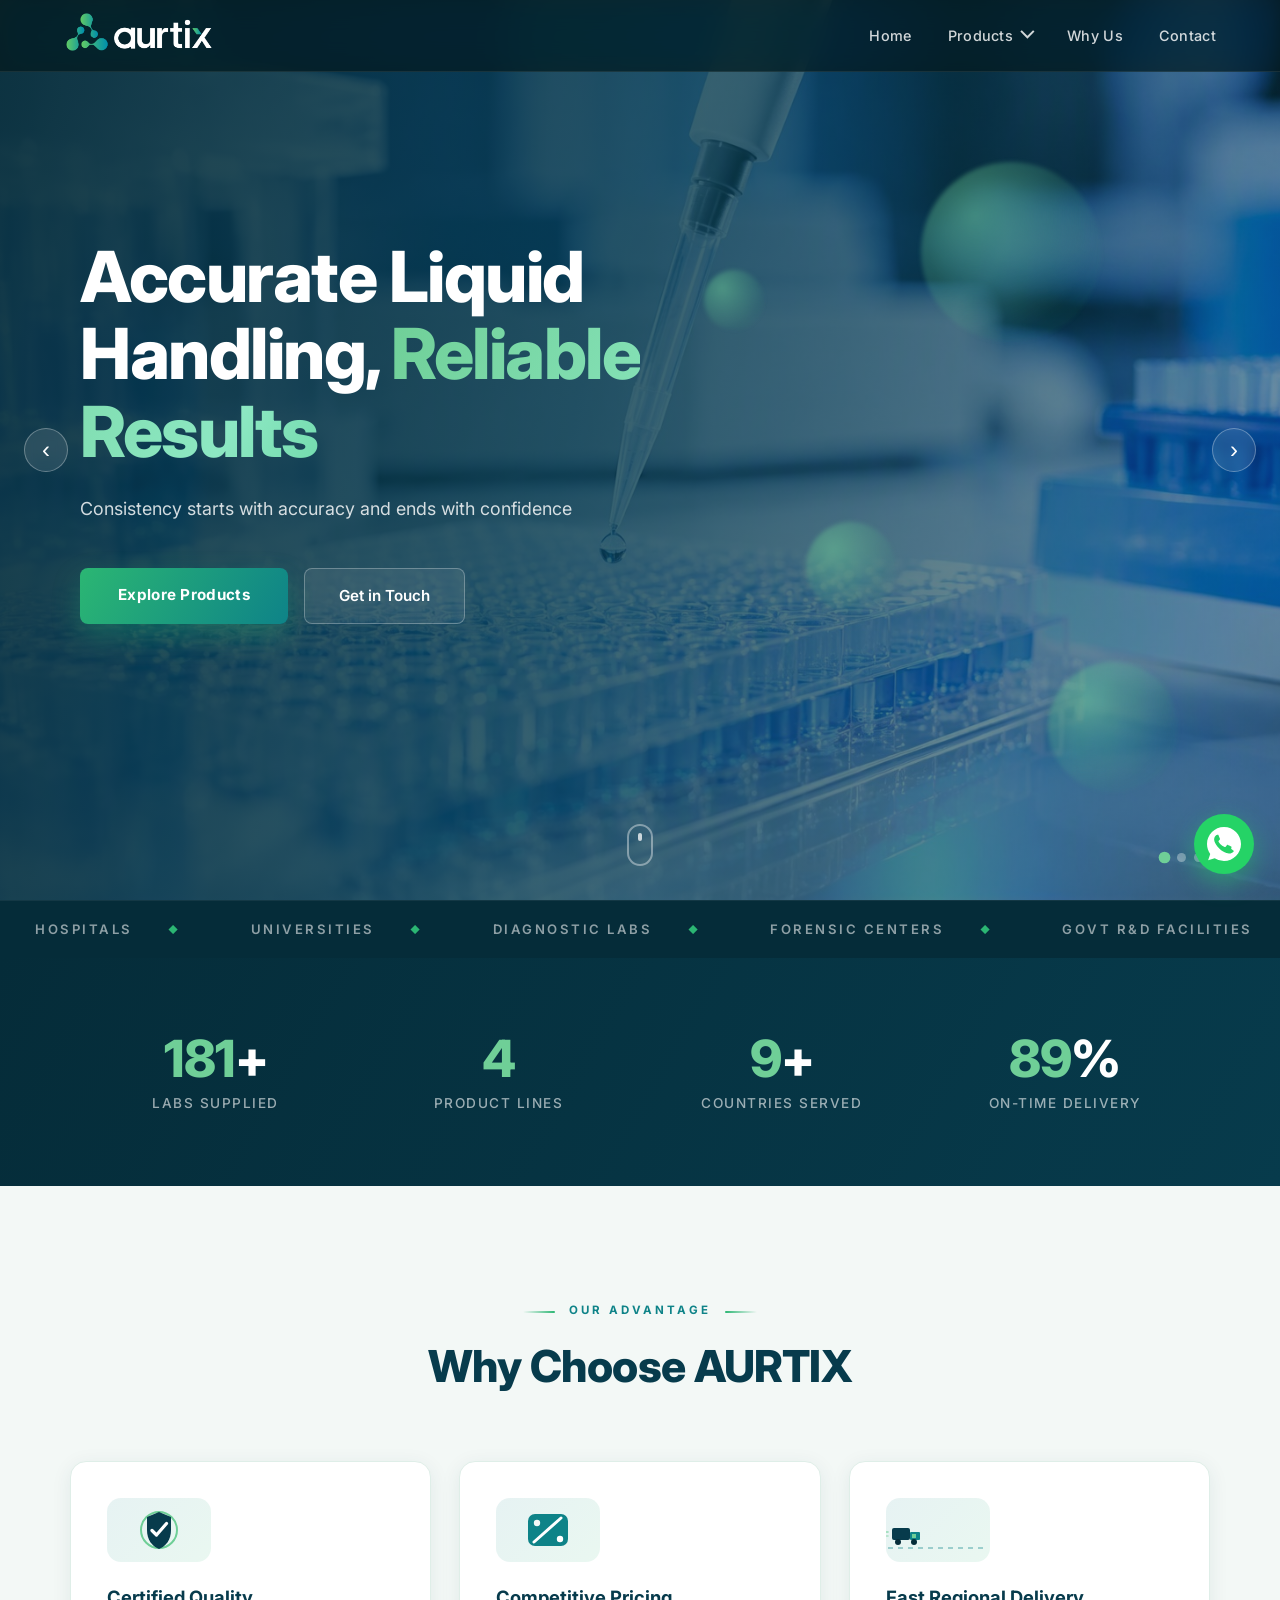
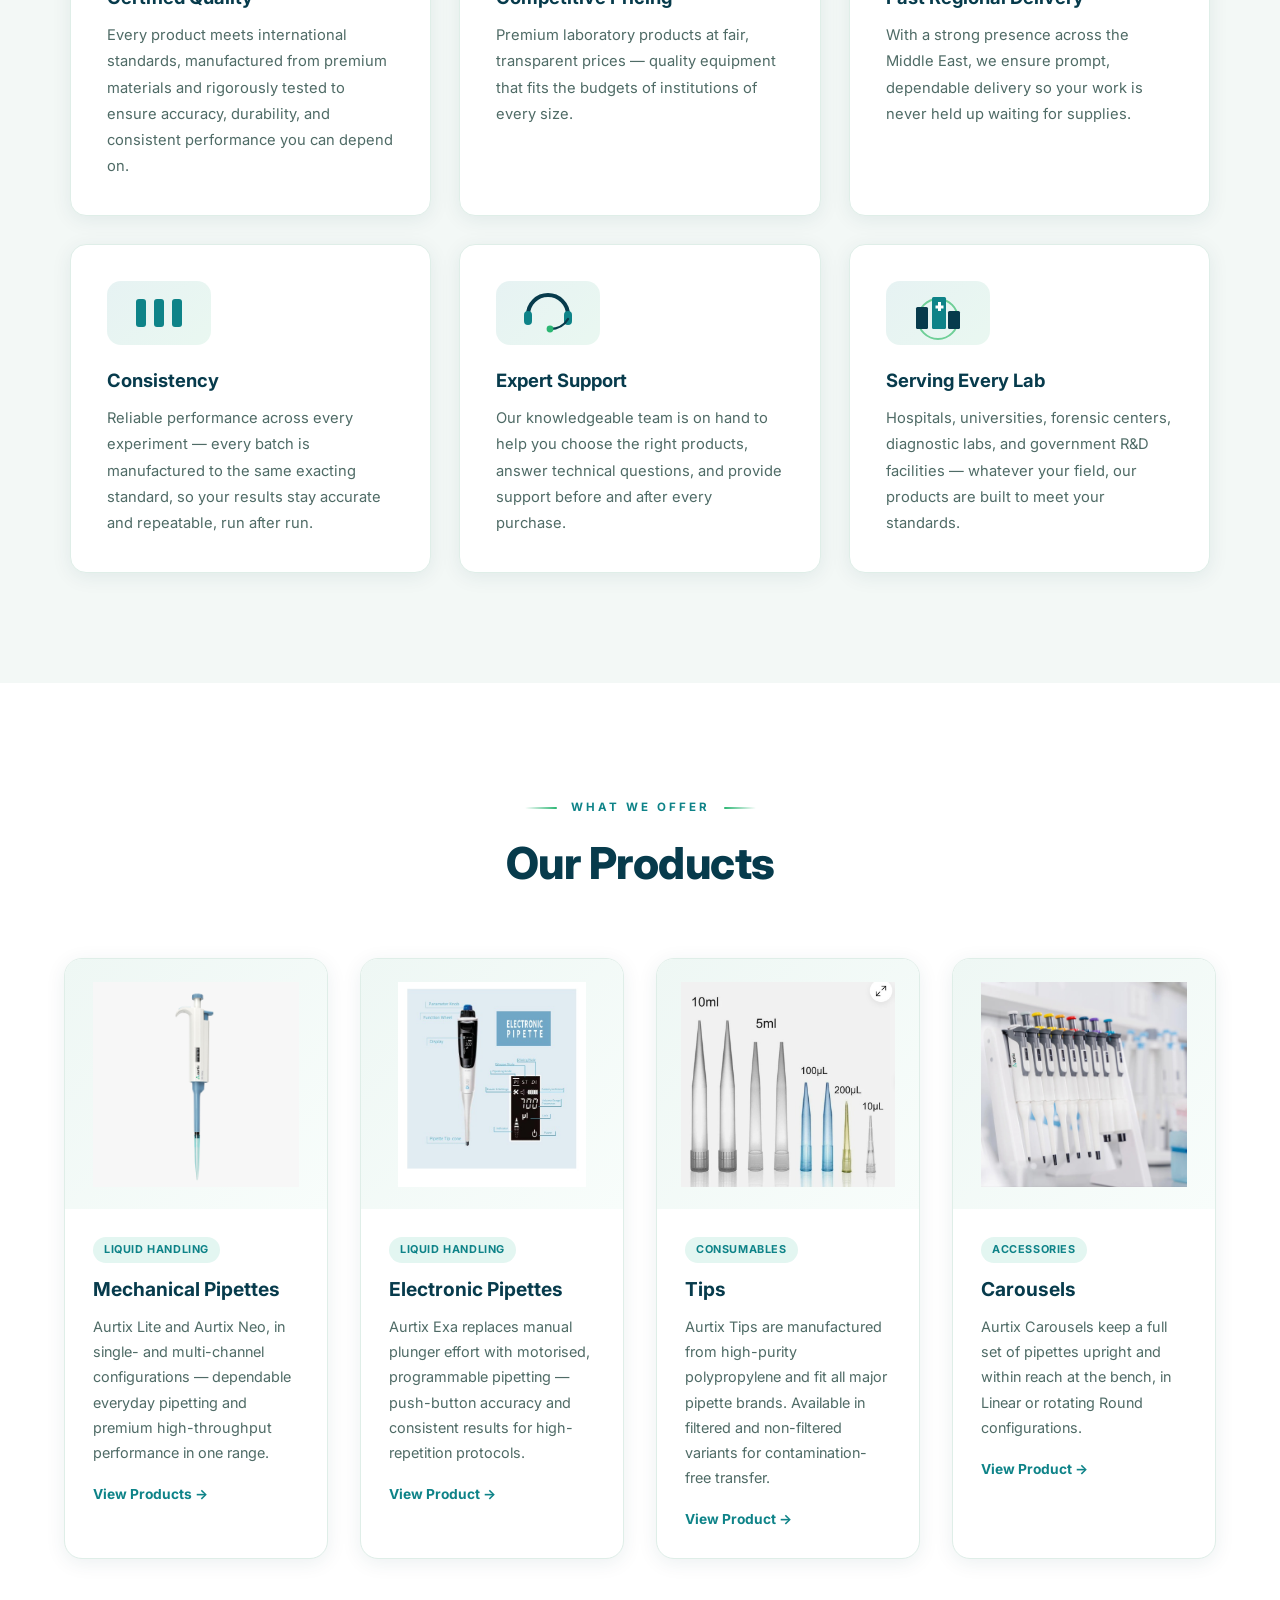
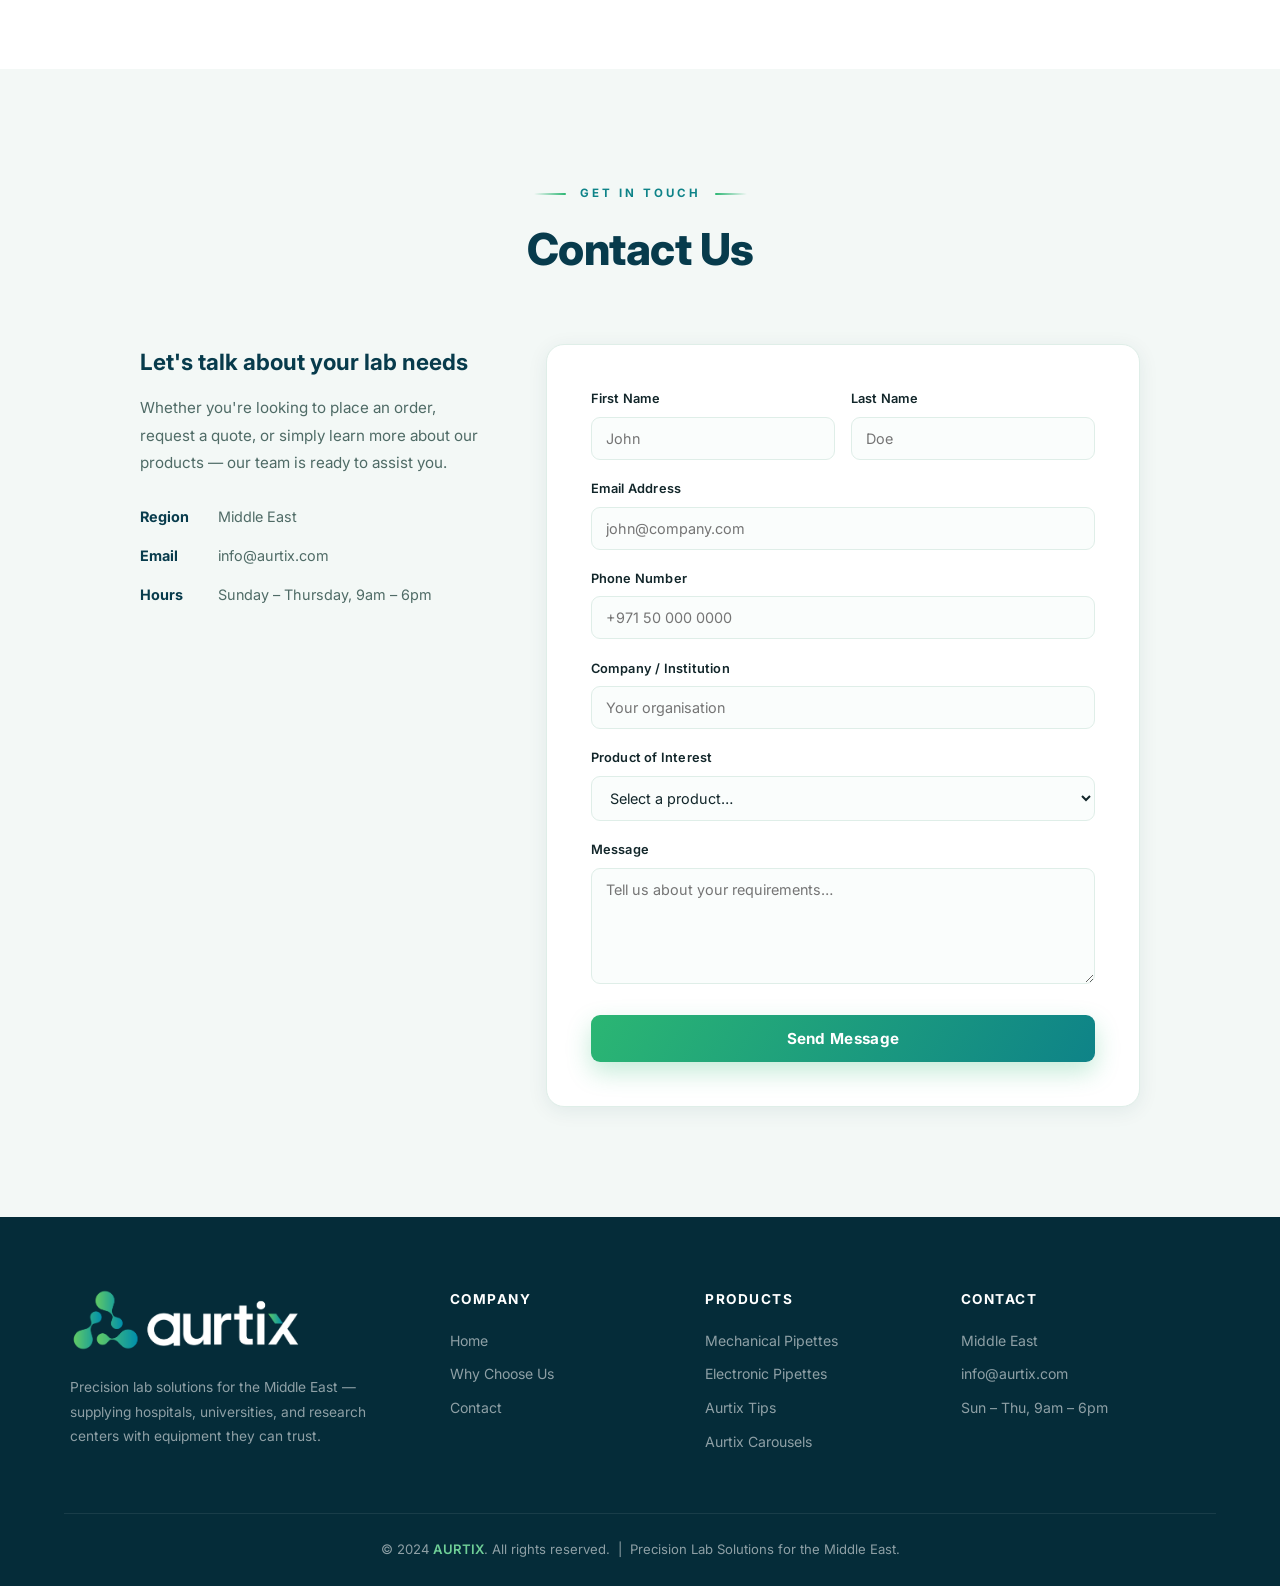
<file: index.html>
<!doctype html>
<html lang="en">

<head>
  <meta charset="UTF-8" />
  <meta name="viewport" content="width=device-width, initial-scale=1.0" />
  <title>AURTIX — Precision Lab Solutions</title>
  <link rel="preconnect" href="https://fonts.googleapis.com" />
  <link rel="preconnect" href="https://fonts.gstatic.com" crossorigin />
  <link href="https://fonts.googleapis.com/css2?family=Inter:wght@400;500;600;700;800&display=swap" rel="stylesheet" />
  <link rel="stylesheet" href="css/style.css" />
</head>

<body>
  <!-- ── Navigation ── -->
  <nav id="navbar">
    <a href="index.html"><img src="images/logo-white.png" alt="AURTIX" class="nav-logo" /></a>
    <button class="hamburger" id="hamburger" aria-label="Toggle menu">
      <span></span><span></span><span></span>
    </button>
    <ul class="nav-links">
      <li><a href="#hero">Home</a></li>
      <li class="has-dropdown">
        <a href="#products">Products <i class="chevron"></i></a>
        <div class="dropdown dropdown-mega">
          <div class="dropdown-col dropdown-col-wide">
            <a class="dd-col-link" href="mechanical-pipettes.html">View All Mechanical Pipettes &#8594;</a>
            <div class="dropdown-group" role="presentation">
              Mechanical — Single-Channel
            </div>
            <ul>
              <li>
                <a href="aurtix-lite-single.html"><span class="dd-text">Aurtix Lite<small>TopPette</small></span></a>
              </li>
              <li>
                <a href="aurtix-neo-single.html"><span class="dd-text">Aurtix Neo<small>Hi-pette</small></span></a>
              </li>
            </ul>
            <div class="dropdown-group" role="presentation">
              Mechanical — Multi-Channel
            </div>
            <ul>
              <li>
                <a href="aurtix-lite-multi.html"><span class="dd-text">Aurtix Lite<small>TopPette</small></span></a>
              </li>
              <li>
                <a href="aurtix-neo-multi.html"><span class="dd-text">Aurtix Neo<small>Hi-pette</small></span></a>
              </li>
            </ul>
            <div class="dropdown-group" role="presentation">Electronic</div>
            <ul>
              <li>
                <a href="aurtix-exa.html"><span class="dd-text">Aurtix Exa<small>Electronic Pipette</small></span></a>
              </li>
            </ul>
          </div>
          <div class="dropdown-col">
            <div class="dropdown-group" role="presentation">Consumables</div>
            <ul>
              <li>
                <a href="aurtix-tips.html"><span class="dd-text">Aurtix Tips</span></a>
              </li>
            </ul>
          </div>
          <div class="dropdown-col">
            <div class="dropdown-group" role="presentation">Accessories</div>
            <ul>
              <li>
                <a href="aurtix-carousels.html"><span class="dd-text">Aurtix Carousels</span></a>
              </li>
            </ul>
          </div>
        </div>
      </li>
      <!-- <li><a href="#mission">About</a></li> -->
      <li><a href="#why">Why Us</a></li>

      <li><a href="#contact">Contact</a></li>
    </ul>
  </nav>

  <!-- ── Hero ── -->
  <section id="hero">
    <div class="hero-slides" id="heroSlides">
      <div class="hero-slide active" style="background-image: url('images/carousel_1.jpeg')"></div>
      <div class="hero-slide" style="background-image: url('images/carousel_2.jpeg')"></div>
      <div class="hero-slide" style="background-image: url('images/carousel_3.jpeg')"></div>
    </div>
    <div class="hero-overlay"></div>
    <div class="orb orb-1"></div>
    <div class="orb orb-2"></div>
    <div class="orb orb-3"></div>
    <div class="orb orb-4"></div>
    <div class="hero-content">
      <!-- <div class="hero-badge">Precision Lab Solutions</div> -->
      <h1 id="heroHeadline">
        Accurate Liquid Handling, <span>Reliable Results</span>
      </h1>
      <p id="heroSub">
        Consistency starts with accuracy and ends with confidence
      </p>
      <div class="hero-actions">
        <a href="#products" class="btn-primary">Explore Products</a>
        <a href="#contact" class="btn-ghost">Get in Touch</a>
      </div>
    </div>
    <button class="hero-arrow prev" onclick="moveHeroSlide(-1)" aria-label="Previous slide">
      &#8249;
    </button>
    <button class="hero-arrow next" onclick="moveHeroSlide(1)" aria-label="Next slide">
      &#8250;
    </button>
    <div class="hero-dots" id="heroDots">
      <span class="dot active" onclick="goToHeroSlide(0)"></span>
      <span class="dot" onclick="goToHeroSlide(1)"></span>
      <span class="dot" onclick="goToHeroSlide(2)"></span>
    </div>
    <div class="scroll-hint" aria-hidden="true"></div>
  </section>

  <!-- ── Trusted-by marquee ── -->
  <div class="marquee-strip" aria-hidden="true">
    <div class="marquee-track">
      <span>Hospitals</span><span>Universities</span><span>Diagnostic Labs</span><span>Forensic Centers</span><span>Govt
        R&amp;D Facilities</span><span>Medical Centers</span><span>Research Institutes</span>
      <span>Hospitals</span><span>Universities</span><span>Diagnostic Labs</span><span>Forensic Centers</span><span>Govt
        R&amp;D Facilities</span><span>Medical Centers</span><span>Research Institutes</span>
    </div>
  </div>

  <!-- ── Stats ── -->
  <section id="stats">
    <div class="stats-grid stagger">
      <div class="stat reveal">
        <h3><em data-count="200">0</em>+</h3>
        <p>Labs Supplied</p>
      </div>
      <div class="stat reveal">
        <h3><em data-count="4">0</em></h3>
        <p>Product Lines</p>
      </div>
      <div class="stat reveal">
        <h3><em data-count="10">0</em>+</h3>
        <p>Countries Served</p>
      </div>
      <div class="stat reveal">
        <h3><em data-count="99">0</em>%</h3>
        <p>On-Time Delivery</p>
      </div>
    </div>
  </section>

  <!-- ── Mission & Vision (disabled for now — may re-enable later) ──
    <section id="mission">
      <div class="section-header reveal">
        <span class="section-tag">Who We Are</span>
        <h2>Our Mission &amp; Vision</h2>
      </div>
      <div class="mv-grid stagger">
        <div class="mv-card reveal reveal-left">
          <div class="mv-icon">
            <svg viewBox="0 0 24 24">
              <path
                d="M12 2a10 10 0 1 0 10 10A10 10 0 0 0 12 2zm0 18a8 8 0 1 1 8-8 8 8 0 0 1-8 8zm0-14a6 6 0 1 0 6 6 6 6 0 0 0-6-6zm0 10a4 4 0 1 1 4-4 4 4 0 0 1-4 4zm0-6a2 2 0 1 0 2 2 2 2 0 0 0-2-2z"
              />
            </svg>
          </div>
          <h3>Our Mission</h3>
          <p>
            To provide laboratories across the Middle East with the
            highest-quality pipettes and lab consumables, empowering researchers
            and professionals with reliable, precision instruments that meet
            international standards.
          </p>
        </div>
        <div class="mv-card reveal reveal-right">
          <div class="mv-icon">
            <svg viewBox="0 0 24 24">
              <path
                d="M12 4.5C7 4.5 2.73 7.61 1 12c1.73 4.39 6 7.5 11 7.5s9.27-3.11 11-7.5c-1.73-4.39-6-7.5-11-7.5zm0 12.5a5 5 0 1 1 5-5 5 5 0 0 1-5 5zm0-8a3 3 0 1 0 3 3 3 3 0 0 0-3-3z"
              />
            </svg>
          </div>
          <h3>Our Vision</h3>
          <p>
            To become the most trusted supplier of laboratory equipment in the
            Middle East — recognised for product excellence, scientific
            expertise, and a commitment to advancing the region's research and
            healthcare capabilities.
          </p>
        </div>
      </div>
    </section>
    -->

  <!-- ── Why Choose Us ── -->
  <section id="why">
    <div class="section-header reveal">
      <span class="section-tag">Our Advantage</span>
      <h2>Why Choose AURTIX</h2>
    </div>
    <div class="why-grid stagger">
      <div class="why-card reveal">
        <div class="why-icon">
          <svg viewBox="0 0 100 64" aria-hidden="true">
            <circle class="icon-ring" cx="50" cy="32" r="18" fill="none" style="stroke:var(--sky)" stroke-width="2">
            </circle>
            <path d="M50 14 L62 19 L62 32 C62 42 57 48 50 51 C43 48 38 42 38 32 L38 19 Z" style="fill:var(--primary)">
            </path>
            <path d="M43 32.5 L47.5 37 L57.5 25.5" fill="none" stroke="#fff" stroke-width="3.2" stroke-linecap="round"
              stroke-linejoin="round"></path>
          </svg>
        </div>
        <h3>Certified Quality</h3>
        <p>
          Every product meets international standards, manufactured from
          premium materials and rigorously tested to ensure accuracy,
          durability, and consistent performance you can depend on.
        </p>
      </div>

      <div class="why-card reveal">
        <div class="why-icon">
          <svg viewBox="0 0 100 64" aria-hidden="true">
            <defs>
              <clipPath id="tagClip">
                <rect x="30" y="16" width="40" height="32" rx="7"></rect>
              </clipPath>
            </defs>
            <rect x="30" y="16" width="40" height="32" rx="7" style="fill:var(--accent)"></rect>
            <circle cx="39" cy="25" r="3.2" style="fill:var(--bg)"></circle>
            <path d="M36 44 L63 20" stroke="#fff" stroke-width="3" stroke-linecap="round"></path>
            <circle cx="62" cy="41" r="3.2" style="fill:#fff"></circle>
            <rect class="icon-shine" x="24" y="10" width="10" height="44" style="fill:#fff" opacity="0"
              clip-path="url(#tagClip)"></rect>
          </svg>
        </div>
        <h3>Competitive Pricing</h3>
        <p>
          Premium laboratory products at fair, transparent prices — quality
          equipment that fits the budgets of institutions of every size.
        </p>
      </div>



      <div class="why-card reveal">
        <div class="why-icon">
          <svg viewBox="0 0 100 64" aria-hidden="true">
            <line x1="0" y1="50" x2="100" y2="50" style="stroke:var(--accent)" stroke-width="2" stroke-dasharray="5 5"
              opacity="0.35"></line>
            <g class="icon-truck">
              <line x1="-6" y1="34" x2="0" y2="34" style="stroke:var(--sky)" stroke-width="1.6" stroke-linecap="round"
                opacity="0.7"></line>
              <line x1="-9" y1="38" x2="0" y2="38" style="stroke:var(--sky)" stroke-width="1.6" stroke-linecap="round"
                opacity="0.5"></line>
              <rect x="4" y="30" width="18" height="12" rx="2" style="fill:var(--primary)"></rect>
              <rect x="22" y="34" width="10" height="8" rx="1" style="fill:var(--accent)"></rect>
              <rect x="24" y="36" width="4" height="4" style="fill:var(--sky)"></rect>
              <circle cx="10" cy="44" r="3" style="fill:var(--primary-dark)"></circle>
              <circle cx="26" cy="44" r="3" style="fill:var(--primary-dark)"></circle>
            </g>
          </svg>
        </div>
        <h3>Fast Regional Delivery</h3>
        <p>
          With a strong presence across the Middle East, we ensure prompt,
          dependable delivery so your work is never held up waiting for
          supplies.
        </p>
      </div>

      <div class="why-card reveal">
        <div class="why-icon">
          <svg viewBox="0 0 100 64" aria-hidden="true">
            <rect class="icon-bar" x="27" y="18" width="10" height="28" rx="3" style="fill:var(--accent)"></rect>
            <rect class="icon-bar" x="45" y="18" width="10" height="28" rx="3" style="fill:var(--accent)"></rect>
            <rect class="icon-bar" x="63" y="18" width="10" height="28" rx="3" style="fill:var(--accent)"></rect>
          </svg>
        </div>
        <h3>Consistency</h3>
        <p>
          Reliable performance across every experiment — every batch is
          manufactured to the same exacting standard, so your results stay
          accurate and repeatable, run after run.
        </p>
      </div>

      <div class="why-card reveal">
        <div class="why-icon">
          <svg viewBox="0 0 100 64" aria-hidden="true">
            <path d="M30 34 A20 20 0 0 1 70 34" fill="none" style="stroke:var(--primary)" stroke-width="4"
              stroke-linecap="round"></path>
            <rect x="26" y="30" width="8" height="14" rx="4" style="fill:var(--accent)"></rect>
            <rect x="66" y="30" width="8" height="14" rx="4" style="fill:var(--accent)"></rect>
            <path d="M70 38 Q64 48 52 48" fill="none" style="stroke:var(--primary)" stroke-width="2.4"
              stroke-linecap="round"></path>
            <circle class="icon-dot" cx="52" cy="48" r="3.4" style="fill:var(--highlight)"></circle>
          </svg>
        </div>
        <h3>Expert Support</h3>
        <p>
          Our knowledgeable team is on hand to help you choose the right
          products, answer technical questions, and provide support before and
          after every purchase.
        </p>
      </div>

      <div class="why-card reveal">
        <div class="why-icon">
          <svg viewBox="0 0 100 64" aria-hidden="true">
            <circle class="icon-ring2" cx="50" cy="38" r="20" fill="none" style="stroke:var(--sky)" stroke-width="2">
            </circle>
            <rect x="28" y="26" width="12" height="22" rx="1.5" style="fill:var(--primary)"></rect>
            <rect x="44" y="16" width="14" height="32" rx="1.5" style="fill:var(--accent)"></rect>
            <rect x="60" y="30" width="12" height="18" rx="1.5" style="fill:var(--primary)"></rect>
            <rect x="47.5" y="24.5" width="8" height="3" style="fill:#fff"></rect>
            <rect x="50" y="21" width="3" height="9" style="fill:#fff"></rect>
          </svg>
        </div>
        <h3>Serving Every Lab</h3>
        <p>
          Hospitals, universities, forensic centers, diagnostic labs, and
          government R&amp;D facilities — whatever your field, our products
          are built to meet your standards.
        </p>
      </div>
    </div>
  </section>

  <!-- ── Products ── -->
  <section id="products">
    <div class="section-header reveal">
      <span class="section-tag">What We Offer</span>
      <h2>Our Products</h2>
    </div>
    <div class="products-grid stagger">
      <!-- Mechanical Pipettes -->
      <a class="product-card reveal" href="mechanical-pipettes.html">
        <div class="carousel">
          <div class="carousel-track">
            <div class="carousel-slide">
              <img src="images/products/aurtix_lite_1.jpeg" alt="Mechanical Pipettes" />
            </div>
          </div>
        </div>
        <div class="product-info">
          <span class="product-tag">Liquid Handling</span>
          <h3>Mechanical Pipettes</h3>
          <p>
            Aurtix Lite and Aurtix Neo, in single- and multi-channel
            configurations — dependable everyday pipetting and premium
            high-throughput performance in one range.
          </p>
          <span class="product-link">View Products &#8594;</span>
        </div>
      </a>

      <!-- Electronic Pipettes -->
      <a class="product-card reveal" href="aurtix-exa.html">
        <div class="carousel">
          <div class="carousel-track">
            <div class="carousel-slide">
              <img src="images/products/aurtix_exa_1.jpeg" alt="Electronic Pipettes" />
            </div>
          </div>
        </div>
        <div class="product-info">
          <span class="product-tag">Liquid Handling</span>
          <h3>Electronic Pipettes</h3>
          <p>
            Aurtix Exa replaces manual plunger effort with motorised,
            programmable pipetting — push-button accuracy and consistent
            results for high-repetition protocols.
          </p>
          <span class="product-link">View Product &#8594;</span>
        </div>
      </a>

      <!-- Tips -->
      <a class="product-card reveal" href="aurtix-tips.html">
        <div class="carousel">
          <div class="carousel-track">
            <div class="carousel-slide">
              <img src="images/tips.jpeg" alt="Aurtix Tips" />
            </div>
          </div>
        </div>
        <div class="product-info">
          <span class="product-tag">Consumables</span>
          <h3>Tips</h3>
          <p>
            Aurtix Tips are manufactured from high-purity polypropylene and
            fit all major pipette brands. Available in filtered and
            non-filtered variants for contamination-free transfer.
          </p>
          <span class="product-link">View Product &#8594;</span>
        </div>
      </a>

      <!-- Carousels -->
      <a class="product-card reveal" href="aurtix-carousels.html">
        <div class="carousel">
          <div class="carousel-track">
            <div class="carousel-slide">
              <img src="images/products/pipette_stand_linear_1.jpeg" alt="Aurtix Carousels" />
            </div>
          </div>
        </div>
        <div class="product-info">
          <span class="product-tag">Accessories</span>
          <h3>Carousels</h3>
          <p>
            Aurtix Carousels keep a full set of pipettes upright and within
            reach at the bench, in Linear or rotating Round configurations.
          </p>
          <span class="product-link">View Product &#8594;</span>
        </div>
      </a>
    </div>
  </section>

  <!-- ── Contact ── -->
  <section id="contact">
    <div class="section-header reveal">
      <span class="section-tag">Get In Touch</span>
      <h2>Contact Us</h2>
    </div>
    <div class="contact-wrapper">
      <div class="contact-info reveal reveal-left">
        <h3>Let's talk about your lab needs</h3>
        <p>
          Whether you're looking to place an order, request a quote, or simply
          learn more about our products — our team is ready to assist you.
        </p>
        <div class="contact-detail">
          <span class="label">Region</span>
          <span>Middle East</span>
        </div>
        <div class="contact-detail">
          <span class="label">Email</span>
          <span>info@aurtix.com</span>
        </div>
        <div class="contact-detail">
          <span class="label">Hours</span>
          <span>Sunday – Thursday, 9am – 6pm</span>
        </div>
      </div>
      <div class="contact-form reveal reveal-right">
        <div class="form-row">
          <div class="form-group">
            <label for="fname">First Name</label>
            <input type="text" id="fname" placeholder="John" />
          </div>
          <div class="form-group">
            <label for="lname">Last Name</label>
            <input type="text" id="lname" placeholder="Doe" />
          </div>
        </div>
        <div class="form-group">
          <label for="email">Email Address</label>
          <input type="email" id="email" placeholder="john@company.com" />
        </div>
        <div class="form-group">
          <label for="phone">Phone Number</label>
          <input type="tel" id="phone" placeholder="+971 50 000 0000" />
        </div>
        <div class="form-group">
          <label for="company">Company / Institution</label>
          <input type="text" id="company" placeholder="Your organisation" />
        </div>
        <div class="form-group">
          <label for="product">Product of Interest</label>
          <select id="product">
            <option value="">Select a product…</option>
            <option>Pipette</option>
            <option>Tips</option>
            <option>Tubes</option>
            <option>Cryostorage Vials</option>
            <option>General Inquiry</option>
          </select>
        </div>
        <div class="form-group">
          <label for="message">Message</label>
          <textarea id="message" placeholder="Tell us about your requirements…"></textarea>
        </div>
        <button class="btn-submit" type="button">Send Message</button>
      </div>
    </div>
  </section>

  <!-- ── Footer ── -->
  <footer>
    <div class="footer-grid">
      <div class="footer-brand">
        <img src="images/logo-white.png" alt="AURTIX" />
        <p>
          Precision lab solutions for the Middle East — supplying hospitals,
          universities, and research centers with equipment they can trust.
        </p>
      </div>
      <div class="footer-col">
        <h4>Company</h4>
        <ul>
          <li><a href="#hero">Home</a></li>
          <!-- <li><a href="#mission">About Us</a></li> -->
          <li><a href="#why">Why Choose Us</a></li>
          <li><a href="#contact">Contact</a></li>
        </ul>
      </div>
      <div class="footer-col">
        <h4>Products</h4>
        <ul>
          <li><a href="mechanical-pipettes.html">Mechanical Pipettes</a></li>
          <li><a href="aurtix-exa.html">Electronic Pipettes</a></li>
          <li><a href="aurtix-tips.html">Aurtix Tips</a></li>
          <li><a href="aurtix-carousels.html">Aurtix Carousels</a></li>
        </ul>
      </div>
      <div class="footer-col">
        <h4>Contact</h4>
        <ul>
          <li>Middle East</li>
          <li>info@aurtix.com</li>
          <li>Sun – Thu, 9am – 6pm</li>
        </ul>
      </div>
    </div>
    <div class="footer-bottom">
      <p>
        &copy; 2024 <span>AURTIX</span>. All rights reserved. &nbsp;|&nbsp;
        Precision Lab Solutions for the Middle East.
      </p>
    </div>
  </footer>

  <!-- ── WhatsApp Floating Button ── -->
  <a href="https://wa.me/971567278715" target="_blank" rel="noopener" class="whatsapp-float"
    aria-label="Chat with us on WhatsApp">
    <span class="wa-tooltip">Chat with the founder</span>
    <svg viewBox="0 0 32 32" xmlns="http://www.w3.org/2000/svg">
      <path
        d="M16.004 0h-.008C7.174 0 0 7.176 0 16c0 3.498 1.13 6.74 3.05 9.37L1.05 31.34l6.18-1.976A15.9 15.9 0 0 0 16.004 32C24.826 32 32 24.822 32 16S24.826 0 16.004 0zm9.318 22.594c-.386 1.09-1.92 1.994-3.142 2.258-.836.178-1.928.32-5.604-1.204-4.7-1.948-7.726-6.724-7.962-7.034-.226-.31-1.9-2.53-1.9-4.826 0-2.296 1.166-3.424 1.636-3.904.386-.394.846-.574 1.328-.574.156 0 .296.008.422.014.382.016.574.038.826.64.314.756 1.078 2.652 1.17 2.846.094.194.188.456.056.766-.124.32-.234.46-.444.708-.21.248-.41.438-.62.704-.192.232-.408.482-.166.898.242.408 1.076 1.772 2.31 2.87 1.592 1.418 2.886 1.87 3.346 2.062.342.142.75.108 1.002-.16.32-.342.714-.91 1.116-1.47.286-.4.648-.45.99-.32.348.124 2.206 1.04 2.586 1.23.38.19.632.282.726.44.092.158.092.91-.294 2z" />
    </svg>
  </a>

  <script src="js/main.js"></script>
</body>

</html>
</file>
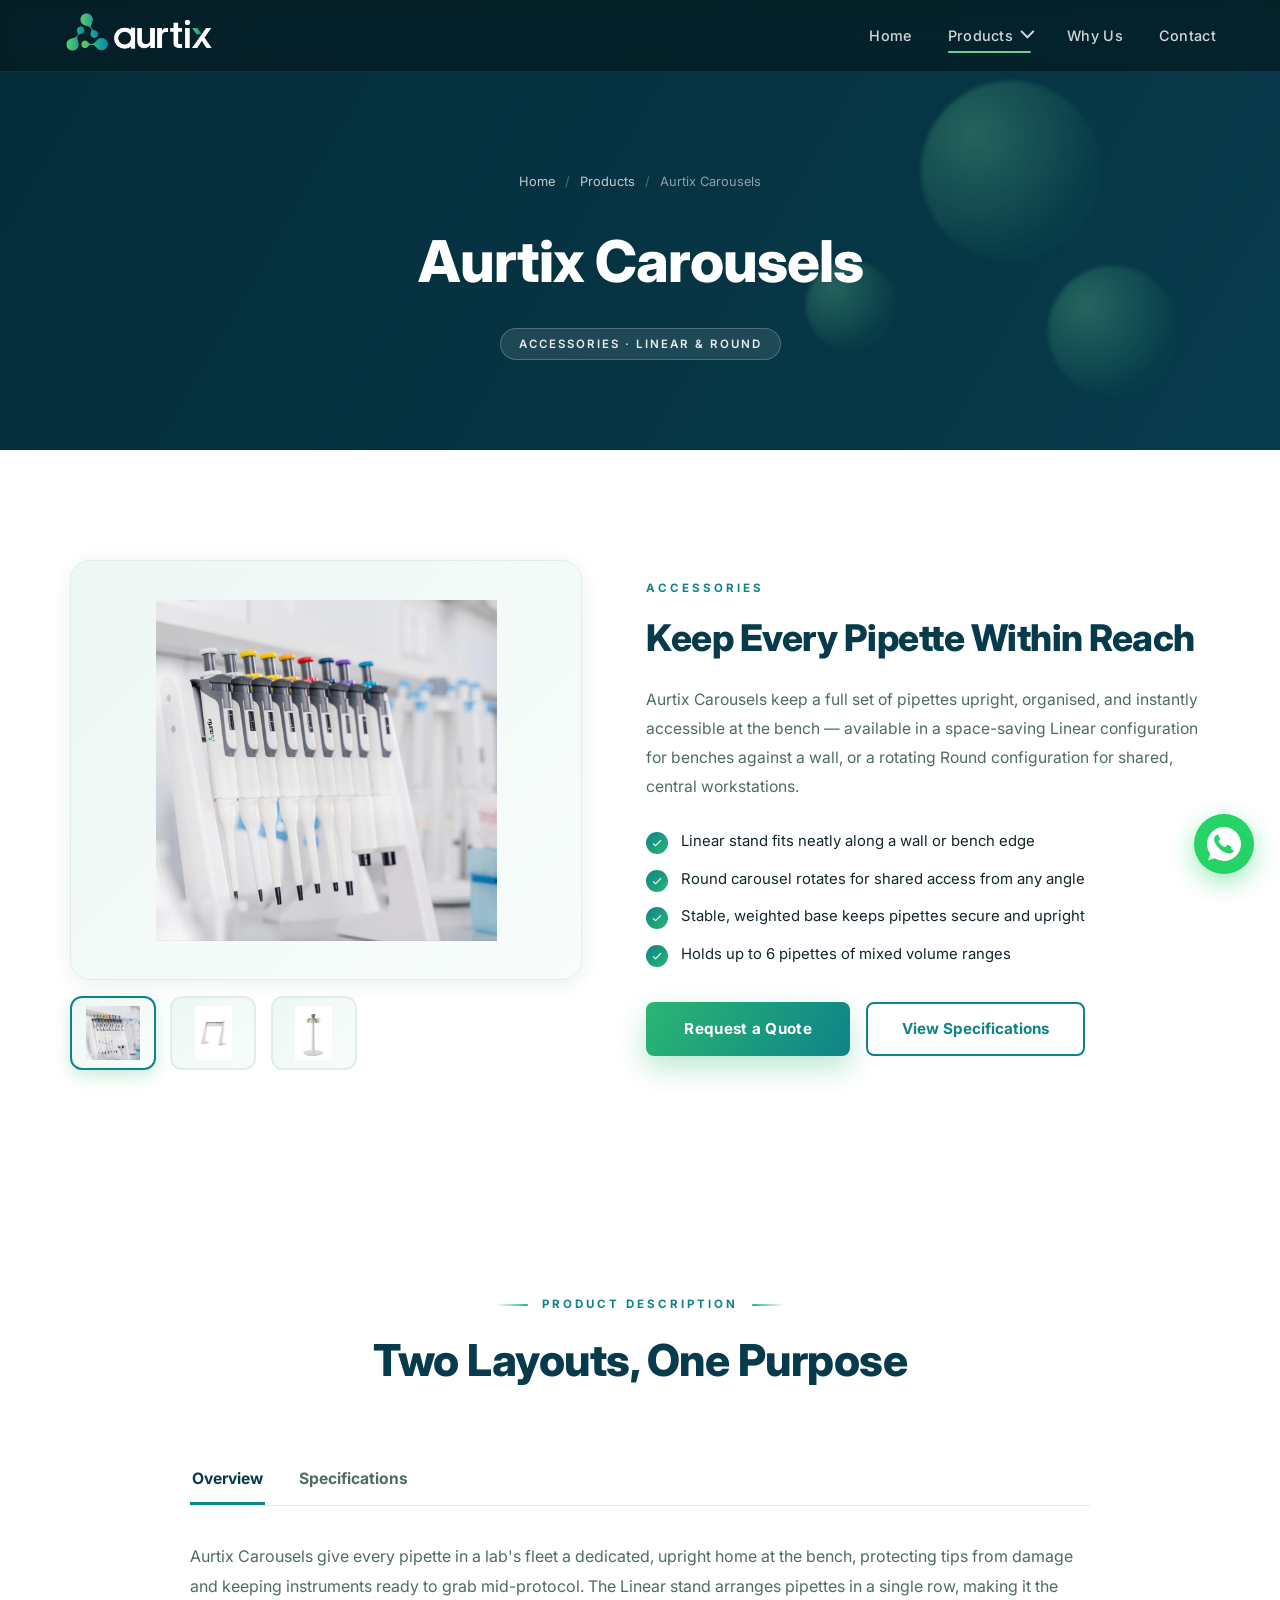
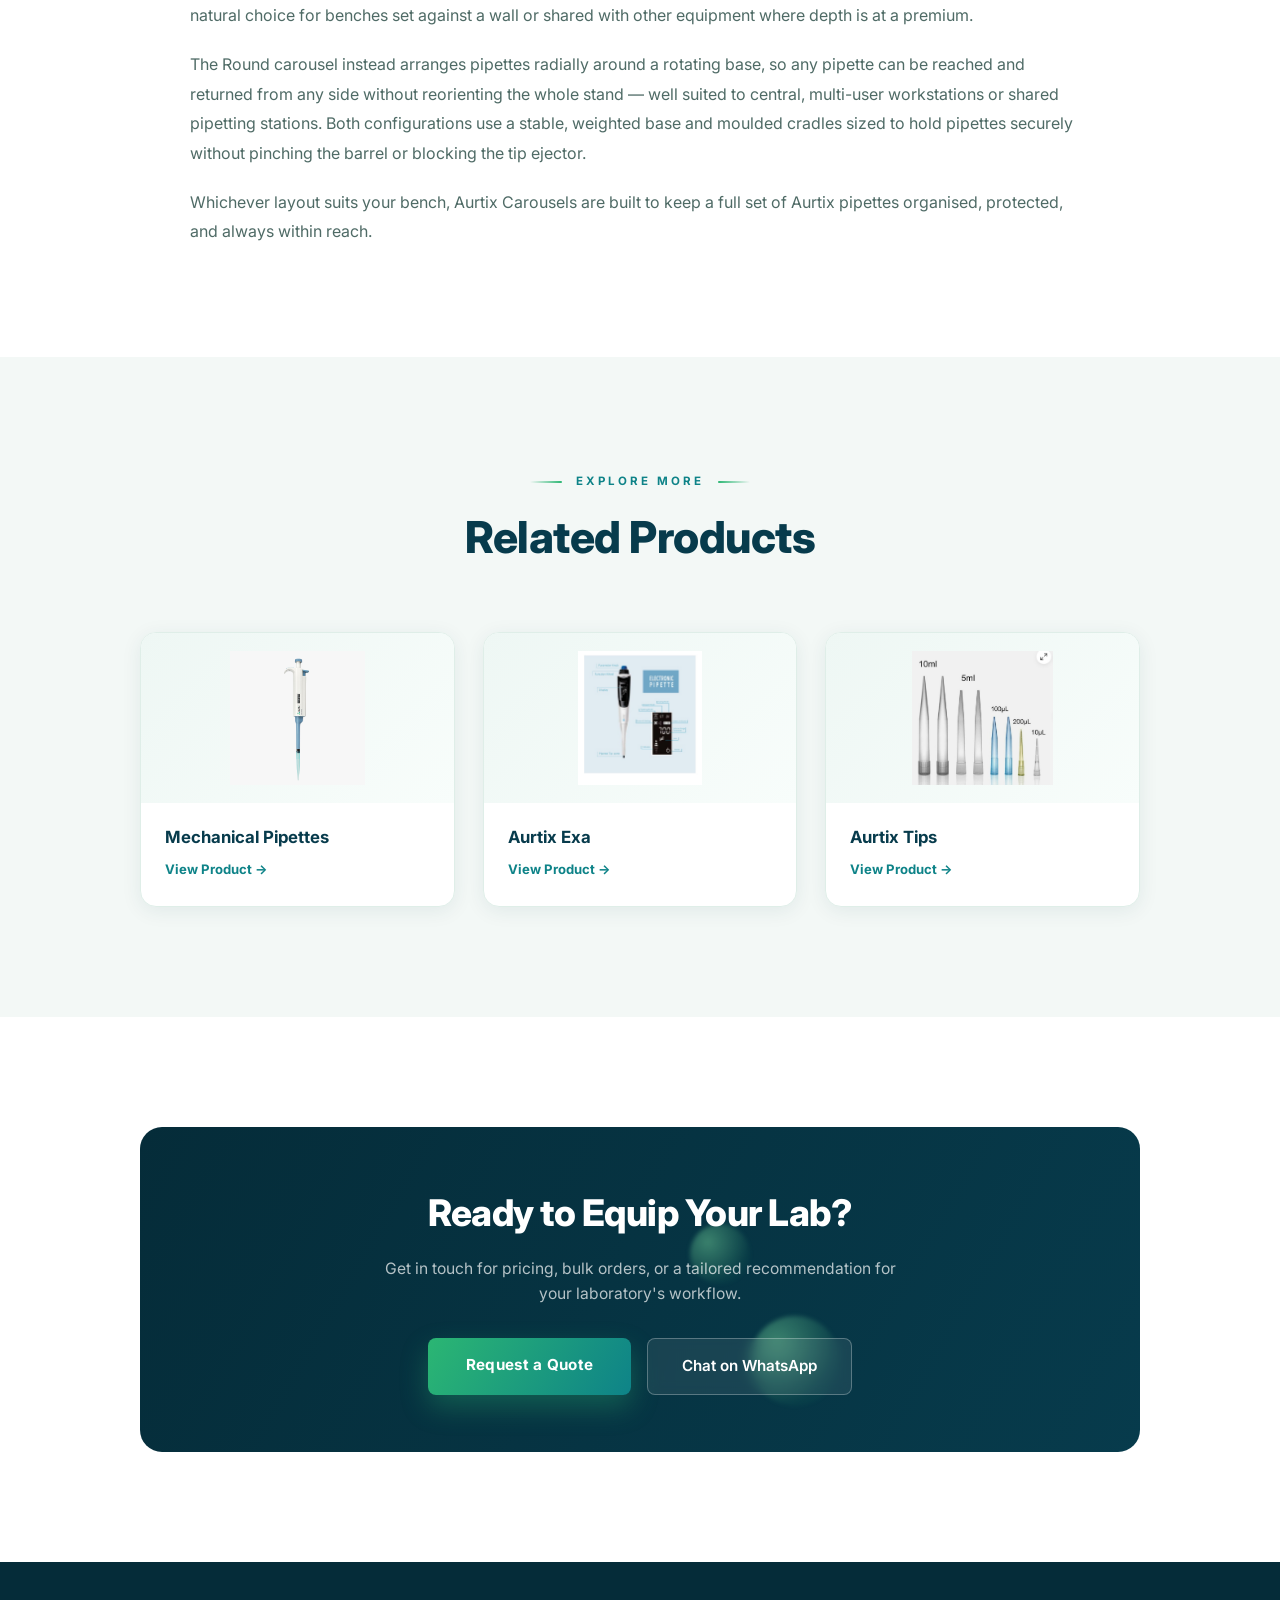
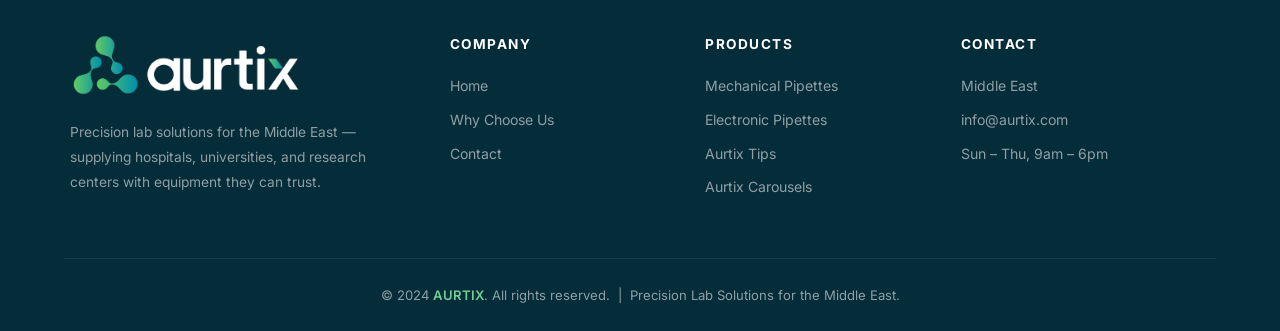
<file: aurtix-carousels.html>
<!DOCTYPE html>
<html lang="en">
<head>
    <meta charset="UTF-8">
    <meta name="viewport" content="width=device-width, initial-scale=1.0">
    <title>Aurtix Carousels — AURTIX Precision Lab Solutions</title>
    <link rel="preconnect" href="https://fonts.googleapis.com">
    <link rel="preconnect" href="https://fonts.gstatic.com" crossorigin>
    <link href="https://fonts.googleapis.com/css2?family=Inter:wght@400;500;600;700;800&display=swap" rel="stylesheet">
    <link rel="stylesheet" href="css/style.css">
</head>
<body>

<!-- ── Navigation ── -->
<nav id="navbar" class="scrolled">
    <a href="index.html"><img src="images/logo-white.png" alt="AURTIX" class="nav-logo"></a>
    <button class="hamburger" id="hamburger" aria-label="Toggle menu">
        <span></span><span></span><span></span>
    </button>
    <ul class="nav-links">
        <li><a href="index.html">Home</a></li>
        <li class="has-dropdown active">
            <a href="index.html#products">Products <i class="chevron"></i></a>
            <div class="dropdown dropdown-mega">
                <div class="dropdown-col dropdown-col-wide">
                    <a class="dd-col-link" href="mechanical-pipettes.html">View All Mechanical Pipettes &#8594;</a>
                    <div class="dropdown-group" role="presentation">Mechanical — Single-Channel</div>
                    <ul>
                        <li><a href="aurtix-lite-single.html"><span class="dd-text">Aurtix Lite<small>TopPette</small></span></a></li>
                        <li><a href="aurtix-neo-single.html"><span class="dd-text">Aurtix Neo<small>Hi-pette</small></span></a></li>
                    </ul>
                    <div class="dropdown-group" role="presentation">Mechanical — Multi-Channel</div>
                    <ul>
                        <li><a href="aurtix-lite-multi.html"><span class="dd-text">Aurtix Lite<small>TopPette</small></span></a></li>
                        <li><a href="aurtix-neo-multi.html"><span class="dd-text">Aurtix Neo<small>Hi-pette</small></span></a></li>
                    </ul>
                    <div class="dropdown-group" role="presentation">Electronic</div>
                    <ul>
                        <li><a href="aurtix-exa.html"><span class="dd-text">Aurtix Exa<small>Electronic Pipette</small></span></a></li>
                    </ul>
                </div>
                <div class="dropdown-col">
                    <div class="dropdown-group" role="presentation">Consumables</div>
                    <ul>
                        <li><a href="aurtix-tips.html"><span class="dd-text">Aurtix Tips</span></a></li>
                    </ul>
                </div>
                <div class="dropdown-col">
                    <div class="dropdown-group" role="presentation">Accessories</div>
                    <ul>
                        <li><a href="aurtix-carousels.html"><span class="dd-text">Aurtix Carousels</span></a></li>
                    </ul>
                </div>
            </div>
        </li>
        <li><a href="index.html#why">Why Us</a></li>
        <li><a href="index.html#contact">Contact</a></li>
    </ul>
</nav>

<!-- ── Page Hero ── -->
<header class="page-hero">
    <div class="orb orb-1"></div>
    <div class="orb orb-2"></div>
    <div class="orb orb-3"></div>
    <div class="breadcrumb">
        <a href="index.html">Home</a>
        <span class="sep">/</span>
        <a href="index.html#products">Products</a>
        <span class="sep">/</span>
        <span>Aurtix Carousels</span>
    </div>
    <h1>Aurtix Carousels</h1>
    <span class="page-tag">Accessories · Linear &amp; Round</span>
</header>

<!-- ── Overview ── -->
<section class="overview">
    <div class="product-overview">
        <div class="reveal reveal-left">
            <div class="gallery-main">
                <img id="gallery-main-img" src="images/products/pipette_stand_linear_1.jpeg" alt="Aurtix Carousels Pipette Stand">
            </div>
            <div class="gallery-thumbs">
                <button class="active" onclick="swapGallery(this, 'images/products/pipette_stand_linear_1.jpeg')"><img src="images/products/pipette_stand_linear_1.jpeg" alt="Linear stand view 1"></button>
                <button onclick="swapGallery(this, 'images/products/pipette_stand_linear_2.jpeg')"><img src="images/products/pipette_stand_linear_2.jpeg" alt="Linear stand view 2"></button>
                <button onclick="swapGallery(this, 'images/products/pipette_stand_round_1.jpeg')"><img src="images/products/pipette_stand_round_1.jpeg" alt="Round stand view"></button>
            </div>
        </div>
        <div class="overview-text reveal reveal-right">
            <span class="section-tag">Accessories</span>
            <h2>Keep Every Pipette Within Reach</h2>
            <p>Aurtix Carousels keep a full set of pipettes upright, organised, and instantly accessible at the bench — available in a space-saving Linear configuration for benches against a wall, or a rotating Round configuration for shared, central workstations.</p>
            <ul class="feature-list">
                <li><span class="check"><svg viewBox="0 0 24 24"><path d="M9 16.2 4.8 12l-1.4 1.4L9 19 21 7l-1.4-1.4L9 16.2z"/></svg></span>Linear stand fits neatly along a wall or bench edge</li>
                <li><span class="check"><svg viewBox="0 0 24 24"><path d="M9 16.2 4.8 12l-1.4 1.4L9 19 21 7l-1.4-1.4L9 16.2z"/></svg></span>Round carousel rotates for shared access from any angle</li>
                <li><span class="check"><svg viewBox="0 0 24 24"><path d="M9 16.2 4.8 12l-1.4 1.4L9 19 21 7l-1.4-1.4L9 16.2z"/></svg></span>Stable, weighted base keeps pipettes secure and upright</li>
                <li><span class="check"><svg viewBox="0 0 24 24"><path d="M9 16.2 4.8 12l-1.4 1.4L9 19 21 7l-1.4-1.4L9 16.2z"/></svg></span>Holds up to 6 pipettes of mixed volume ranges</li>
            </ul>
            <div class="overview-actions">
                <a href="index.html#contact" class="btn-primary">Request a Quote</a>
                <a href="#description" class="btn-outline">View Specifications</a>
            </div>
        </div>
    </div>
</section>

<!-- ── Product Description ── -->
<section id="description">
    <div class="section-header reveal">
        <span class="section-tag">Product Description</span>
        <h2>Two Layouts, One Purpose</h2>
    </div>
    <div class="product-description reveal">
        <div class="tab-bar">
            <button class="tab-btn active" onclick="switchTab(this, 'overview')">Overview</button>
            <button class="tab-btn" onclick="switchTab(this, 'specs')">Specifications</button>
        </div>
        <div class="tab-panel active" data-tab="overview">
            <p>Aurtix Carousels give every pipette in a lab's fleet a dedicated, upright home at the bench, protecting tips from damage and keeping instruments ready to grab mid-protocol. The Linear stand arranges pipettes in a single row, making it the natural choice for benches set against a wall or shared with other equipment where depth is at a premium.</p>
            <p>The Round carousel instead arranges pipettes radially around a rotating base, so any pipette can be reached and returned from any side without reorienting the whole stand — well suited to central, multi-user workstations or shared pipetting stations. Both configurations use a stable, weighted base and moulded cradles sized to hold pipettes securely without pinching the barrel or blocking the tip ejector.</p>
            <p>Whichever layout suits your bench, Aurtix Carousels are built to keep a full set of Aurtix pipettes organised, protected, and always within reach.</p>
        </div>
        <div class="tab-panel" data-tab="specs">
            <div class="specs-wrap">
                <table class="specs-table">
                    <thead>
                        <tr><th>Specification</th><th>Detail</th></tr>
                    </thead>
                    <tbody>
                        <tr><td>Configurations</td><td>Linear (row-mounted) &amp; Round (rotating carousel)</td></tr>
                        <tr><td>Capacity</td><td>Up to 6 pipettes, mixed volume ranges</td></tr>
                        <tr><td>Base</td><td>Weighted, non-slip base for bench stability</td></tr>
                        <tr><td>Material</td><td>Chemical-resistant moulded plastic</td></tr>
                        <tr><td>Compatibility</td><td>Fits Aurtix Lite, Neo, and Exa pipettes</td></tr>
                        <tr><td>Cleaning</td><td>Wipeable surfaces, autoclave-safe cradles</td></tr>
                    </tbody>
                </table>
            </div>
        </div>
    </div>
</section>

<!-- ── Related Products ── -->
<section class="related">
    <div class="section-header reveal">
        <span class="section-tag">Explore More</span>
        <h2>Related Products</h2>
    </div>
    <div class="related-grid stagger">
        <a class="related-card reveal" href="mechanical-pipettes.html">
            <div class="img-wrap"><img src="images/products/aurtix_lite_1.jpeg" alt="Mechanical Pipettes"></div>
            <div class="rc-body">
                <h4>Mechanical Pipettes</h4>
                <span>View Product &#8594;</span>
            </div>
        </a>
        <a class="related-card reveal" href="aurtix-exa.html">
            <div class="img-wrap"><img src="images/products/aurtix_exa_1.jpeg" alt="Aurtix Exa"></div>
            <div class="rc-body">
                <h4>Aurtix Exa</h4>
                <span>View Product &#8594;</span>
            </div>
        </a>
        <a class="related-card reveal" href="aurtix-tips.html">
            <div class="img-wrap"><img src="images/tips.jpeg" alt="Aurtix Tips"></div>
            <div class="rc-body">
                <h4>Aurtix Tips</h4>
                <span>View Product &#8594;</span>
            </div>
        </a>
    </div>
</section>

<!-- ── CTA ── -->
<section>
    <div class="cta-banner reveal">
        <div class="orb orb-2"></div>
        <div class="orb orb-4"></div>
        <h2>Ready to Equip Your Lab?</h2>
        <p>Get in touch for pricing, bulk orders, or a tailored recommendation for your laboratory's workflow.</p>
        <div class="hero-actions">
            <a href="index.html#contact" class="btn-primary">Request a Quote</a>
            <a href="https://wa.me/971567278715" target="_blank" rel="noopener" class="btn-ghost">Chat on WhatsApp</a>
        </div>
    </div>
</section>

<!-- ── Footer ── -->
<footer>
    <div class="footer-grid">
        <div class="footer-brand">
            <img src="images/logo-white.png" alt="AURTIX">
            <p>Precision lab solutions for the Middle East — supplying hospitals, universities, and research centers with equipment they can trust.</p>
        </div>
        <div class="footer-col">
            <h4>Company</h4>
            <ul>
                <li><a href="index.html">Home</a></li>
                <!-- <li><a href="index.html#mission">About Us</a></li> -->
                <li><a href="index.html#why">Why Choose Us</a></li>
                <li><a href="index.html#contact">Contact</a></li>
            </ul>
        </div>
        <div class="footer-col">
            <h4>Products</h4>
            <ul>
                <li><a href="mechanical-pipettes.html">Mechanical Pipettes</a></li>
                <li><a href="aurtix-exa.html">Electronic Pipettes</a></li>
                <li><a href="aurtix-tips.html">Aurtix Tips</a></li>
                <li><a href="aurtix-carousels.html">Aurtix Carousels</a></li>
            </ul>
        </div>
        <div class="footer-col">
            <h4>Contact</h4>
            <ul>
                <li>Middle East</li>
                <li>info@aurtix.com</li>
                <li>Sun – Thu, 9am – 6pm</li>
            </ul>
        </div>
    </div>
    <div class="footer-bottom">
        <p>&copy; 2024 <span>AURTIX</span>. All rights reserved. &nbsp;|&nbsp; Precision Lab Solutions for the Middle East.</p>
    </div>
</footer>

<!-- ── WhatsApp Floating Button ── -->
<a href="https://wa.me/971567278715" target="_blank" rel="noopener" class="whatsapp-float" aria-label="Chat with us on WhatsApp">
    <span class="wa-tooltip">Chat with the founder</span>
    <svg viewBox="0 0 32 32" xmlns="http://www.w3.org/2000/svg">
        <path d="M16.004 0h-.008C7.174 0 0 7.176 0 16c0 3.498 1.13 6.74 3.05 9.37L1.05 31.34l6.18-1.976A15.9 15.9 0 0 0 16.004 32C24.826 32 32 24.822 32 16S24.826 0 16.004 0zm9.318 22.594c-.386 1.09-1.92 1.994-3.142 2.258-.836.178-1.928.32-5.604-1.204-4.7-1.948-7.726-6.724-7.962-7.034-.226-.31-1.9-2.53-1.9-4.826 0-2.296 1.166-3.424 1.636-3.904.386-.394.846-.574 1.328-.574.156 0 .296.008.422.014.382.016.574.038.826.64.314.756 1.078 2.652 1.17 2.846.094.194.188.456.056.766-.124.32-.234.46-.444.708-.21.248-.41.438-.62.704-.192.232-.408.482-.166.898.242.408 1.076 1.772 2.31 2.87 1.592 1.418 2.886 1.87 3.346 2.062.342.142.75.108 1.002-.16.32-.342.714-.91 1.116-1.47.286-.4.648-.45.99-.32.348.124 2.206 1.04 2.586 1.23.38.19.632.282.726.44.092.158.092.91-.294 2z"/>
    </svg>
</a>

<script src="js/main.js"></script>

</body>
</html>
</file>
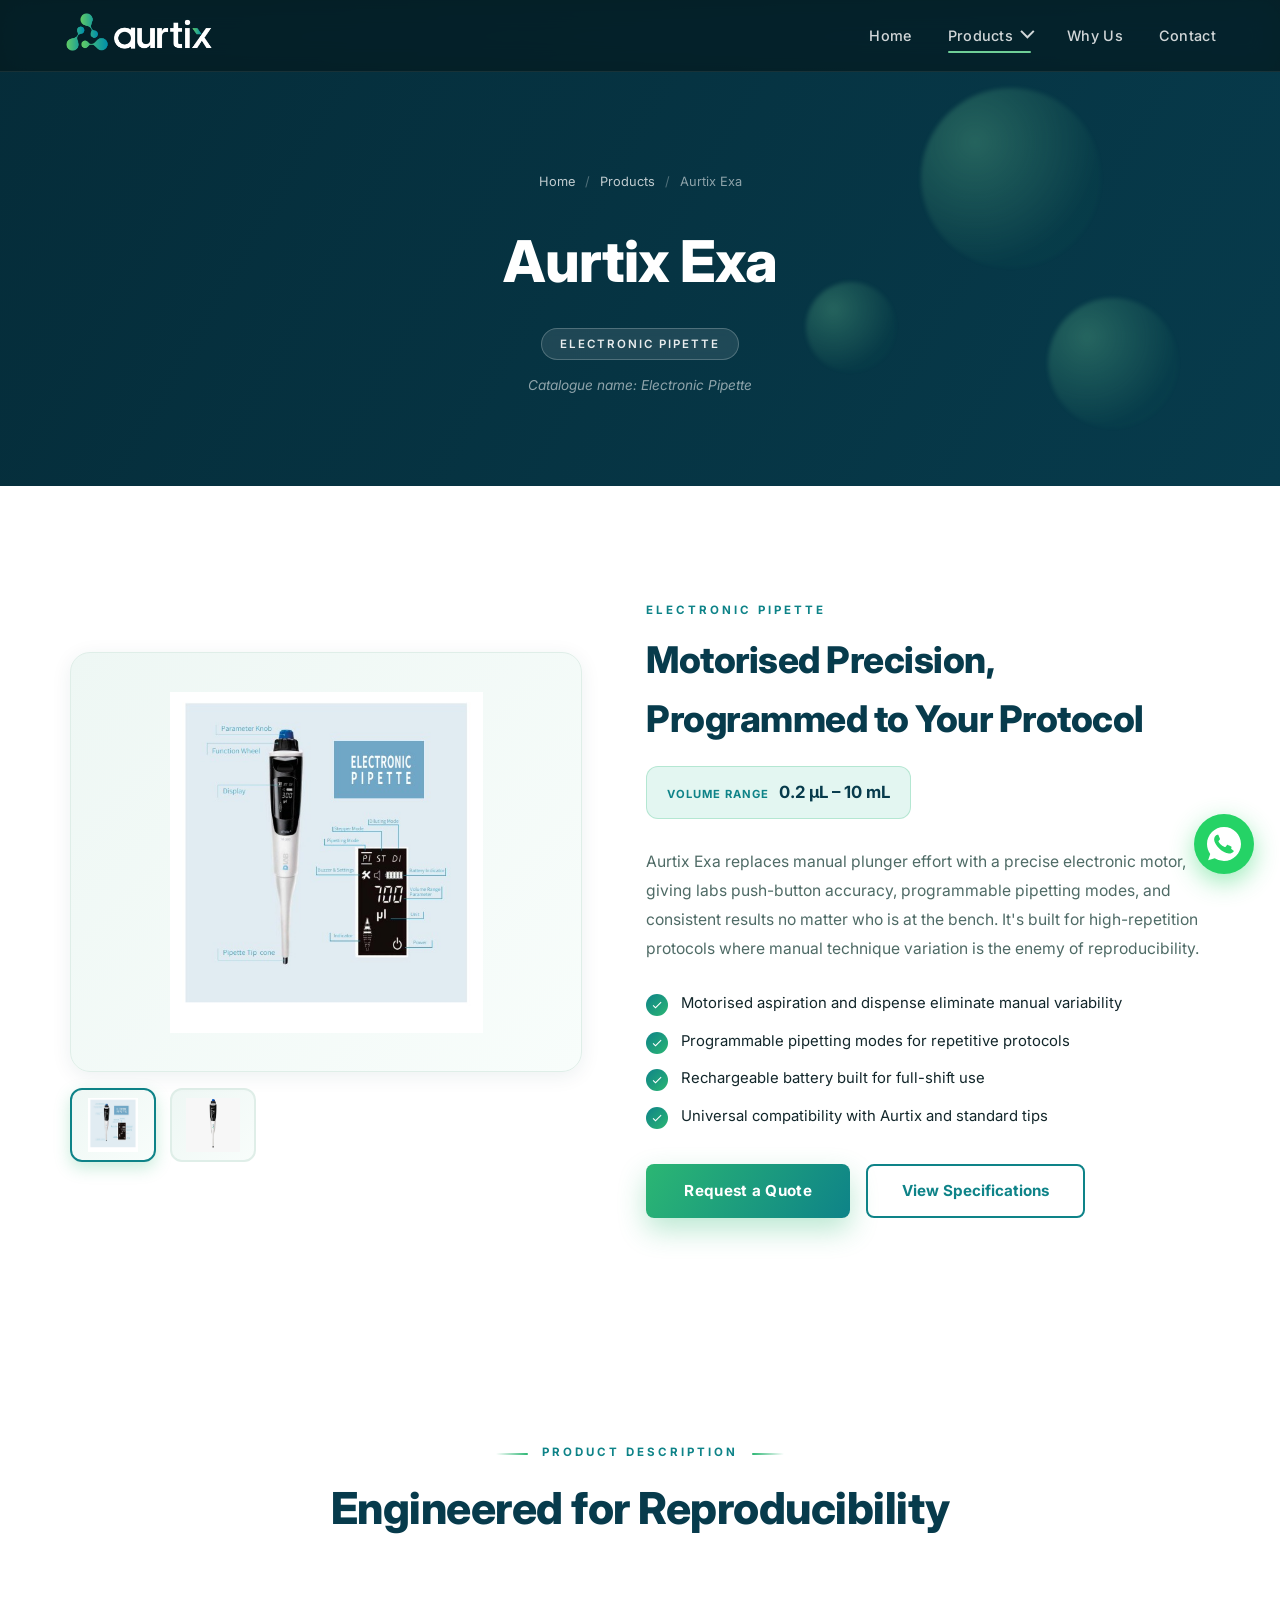
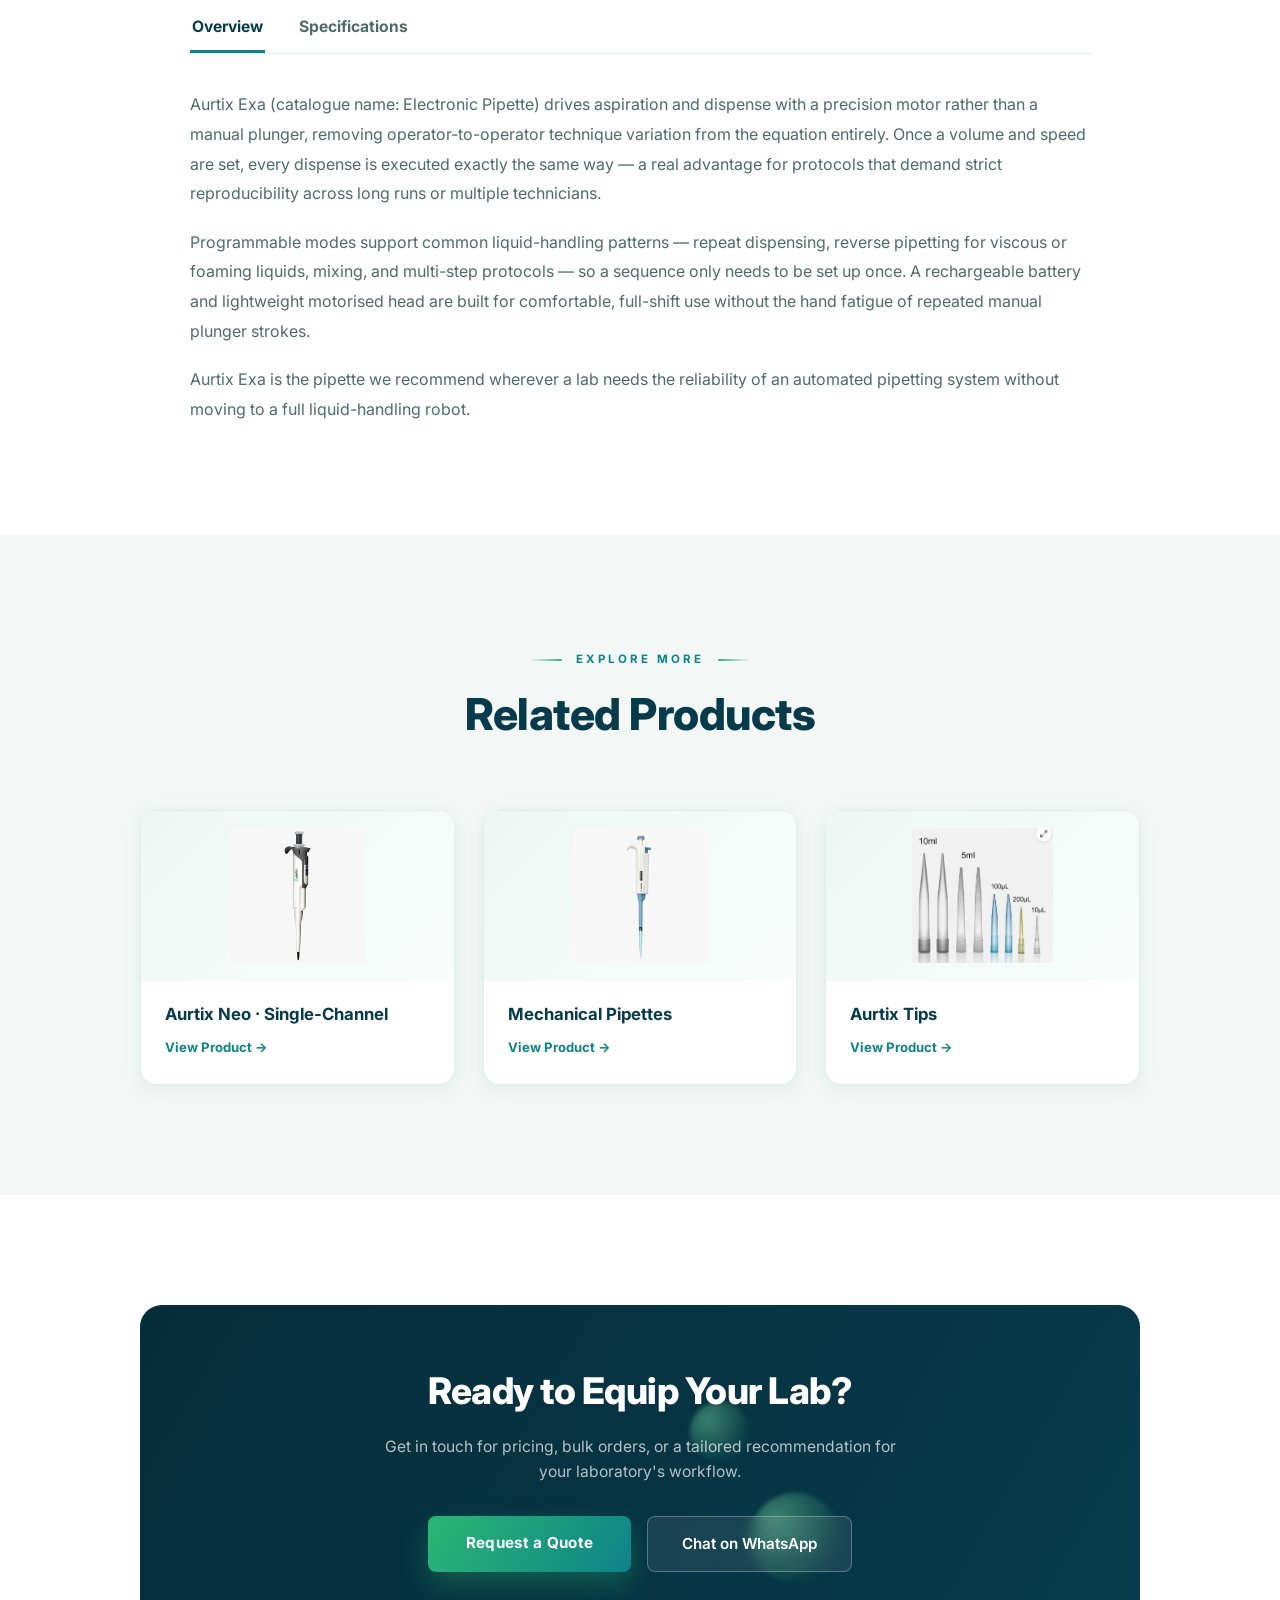
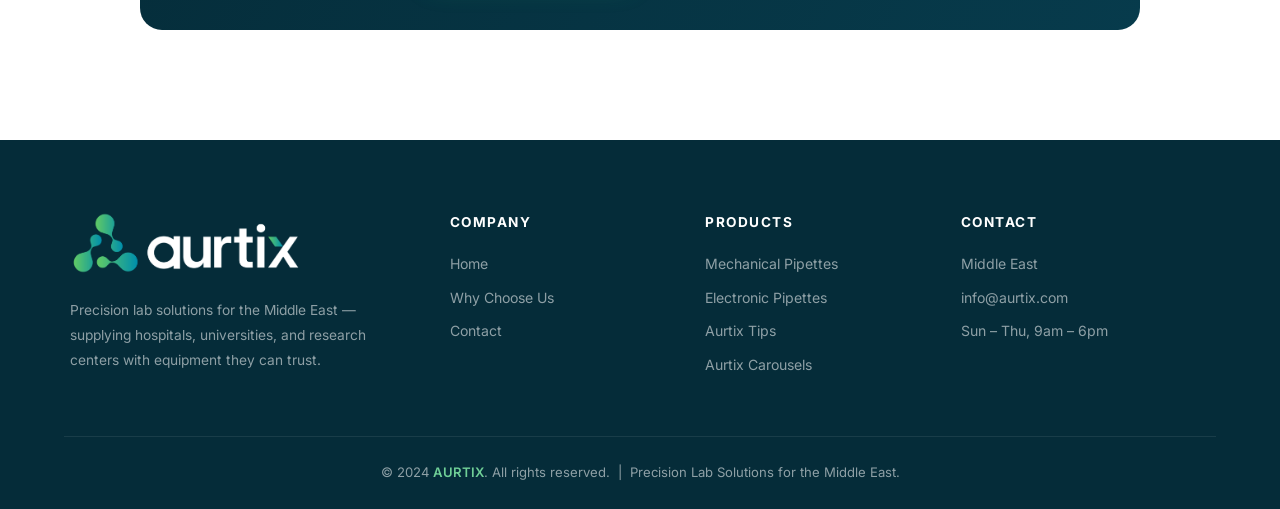
<file: aurtix-exa.html>
<!DOCTYPE html>
<html lang="en">
<head>
    <meta charset="UTF-8">
    <meta name="viewport" content="width=device-width, initial-scale=1.0">
    <title>Aurtix Exa — AURTIX Precision Lab Solutions</title>
    <link rel="preconnect" href="https://fonts.googleapis.com">
    <link rel="preconnect" href="https://fonts.gstatic.com" crossorigin>
    <link href="https://fonts.googleapis.com/css2?family=Inter:wght@400;500;600;700;800&display=swap" rel="stylesheet">
    <link rel="stylesheet" href="css/style.css">
</head>
<body>

<!-- ── Navigation ── -->
<nav id="navbar" class="scrolled">
    <a href="index.html"><img src="images/logo-white.png" alt="AURTIX" class="nav-logo"></a>
    <button class="hamburger" id="hamburger" aria-label="Toggle menu">
        <span></span><span></span><span></span>
    </button>
    <ul class="nav-links">
        <li><a href="index.html">Home</a></li>
        <li class="has-dropdown active">
            <a href="index.html#products">Products <i class="chevron"></i></a>
            <div class="dropdown dropdown-mega">
                <div class="dropdown-col dropdown-col-wide">
                    <a class="dd-col-link" href="mechanical-pipettes.html">View All Mechanical Pipettes &#8594;</a>
                    <div class="dropdown-group" role="presentation">Mechanical — Single-Channel</div>
                    <ul>
                        <li><a href="aurtix-lite-single.html"><span class="dd-text">Aurtix Lite<small>TopPette</small></span></a></li>
                        <li><a href="aurtix-neo-single.html"><span class="dd-text">Aurtix Neo<small>Hi-pette</small></span></a></li>
                    </ul>
                    <div class="dropdown-group" role="presentation">Mechanical — Multi-Channel</div>
                    <ul>
                        <li><a href="aurtix-lite-multi.html"><span class="dd-text">Aurtix Lite<small>TopPette</small></span></a></li>
                        <li><a href="aurtix-neo-multi.html"><span class="dd-text">Aurtix Neo<small>Hi-pette</small></span></a></li>
                    </ul>
                    <div class="dropdown-group" role="presentation">Electronic</div>
                    <ul>
                        <li><a href="aurtix-exa.html"><span class="dd-text">Aurtix Exa<small>Electronic Pipette</small></span></a></li>
                    </ul>
                </div>
                <div class="dropdown-col">
                    <div class="dropdown-group" role="presentation">Consumables</div>
                    <ul>
                        <li><a href="aurtix-tips.html"><span class="dd-text">Aurtix Tips</span></a></li>
                    </ul>
                </div>
                <div class="dropdown-col">
                    <div class="dropdown-group" role="presentation">Accessories</div>
                    <ul>
                        <li><a href="aurtix-carousels.html"><span class="dd-text">Aurtix Carousels</span></a></li>
                    </ul>
                </div>
            </div>
        </li>
        <li><a href="index.html#why">Why Us</a></li>
        <li><a href="index.html#contact">Contact</a></li>
    </ul>
</nav>

<!-- ── Page Hero ── -->
<header class="page-hero">
    <div class="orb orb-1"></div>
    <div class="orb orb-2"></div>
    <div class="orb orb-3"></div>
    <div class="breadcrumb">
        <a href="index.html">Home</a>
        <span class="sep">/</span>
        <a href="index.html#products">Products</a>
        <span class="sep">/</span>
        <span>Aurtix Exa</span>
    </div>
    <h1>Aurtix Exa</h1>
    <span class="page-tag">Electronic Pipette</span>
    <span class="catalogue-name">Catalogue name: Electronic Pipette</span>
</header>

<!-- ── Overview ── -->
<section class="overview">
    <div class="product-overview">
        <div class="reveal reveal-left">
            <div class="gallery-main">
                <img id="gallery-main-img" src="images/products/aurtix_exa_1.jpeg" alt="Aurtix Exa Electronic Pipette">
            </div>
            <div class="gallery-thumbs">
                <button class="active" onclick="swapGallery(this, 'images/products/aurtix_exa_1.jpeg')"><img src="images/products/aurtix_exa_1.jpeg" alt="Aurtix Exa view 1"></button>
                <button onclick="swapGallery(this, 'images/products/aurtix_exa_2.jpeg')"><img src="images/products/aurtix_exa_2.jpeg" alt="Aurtix Exa view 2"></button>
            </div>
        </div>
        <div class="overview-text reveal reveal-right">
            <span class="section-tag">Electronic Pipette</span>
            <h2>Motorised Precision, Programmed to Your Protocol</h2>
            <div class="volume-stat">
                <span class="label">Volume Range</span>
                <span class="value">0.2 µL – 10 mL</span>
            </div>
            <p>Aurtix Exa replaces manual plunger effort with a precise electronic motor, giving labs push-button accuracy, programmable pipetting modes, and consistent results no matter who is at the bench. It's built for high-repetition protocols where manual technique variation is the enemy of reproducibility.</p>
            <ul class="feature-list">
                <li><span class="check"><svg viewBox="0 0 24 24"><path d="M9 16.2 4.8 12l-1.4 1.4L9 19 21 7l-1.4-1.4L9 16.2z"/></svg></span>Motorised aspiration and dispense eliminate manual variability</li>
                <li><span class="check"><svg viewBox="0 0 24 24"><path d="M9 16.2 4.8 12l-1.4 1.4L9 19 21 7l-1.4-1.4L9 16.2z"/></svg></span>Programmable pipetting modes for repetitive protocols</li>
                <li><span class="check"><svg viewBox="0 0 24 24"><path d="M9 16.2 4.8 12l-1.4 1.4L9 19 21 7l-1.4-1.4L9 16.2z"/></svg></span>Rechargeable battery built for full-shift use</li>
                <li><span class="check"><svg viewBox="0 0 24 24"><path d="M9 16.2 4.8 12l-1.4 1.4L9 19 21 7l-1.4-1.4L9 16.2z"/></svg></span>Universal compatibility with Aurtix and standard tips</li>
            </ul>
            <div class="overview-actions">
                <a href="index.html#contact" class="btn-primary">Request a Quote</a>
                <a href="#description" class="btn-outline">View Specifications</a>
            </div>
        </div>
    </div>
</section>

<!-- ── Product Description ── -->
<section id="description">
    <div class="section-header reveal">
        <span class="section-tag">Product Description</span>
        <h2>Engineered for Reproducibility</h2>
    </div>
    <div class="product-description reveal">
        <div class="tab-bar">
            <button class="tab-btn active" onclick="switchTab(this, 'overview')">Overview</button>
            <button class="tab-btn" onclick="switchTab(this, 'specs')">Specifications</button>
        </div>
        <div class="tab-panel active" data-tab="overview">
            <p>Aurtix Exa (catalogue name: Electronic Pipette) drives aspiration and dispense with a precision motor rather than a manual plunger, removing operator-to-operator technique variation from the equation entirely. Once a volume and speed are set, every dispense is executed exactly the same way — a real advantage for protocols that demand strict reproducibility across long runs or multiple technicians.</p>
            <p>Programmable modes support common liquid-handling patterns — repeat dispensing, reverse pipetting for viscous or foaming liquids, mixing, and multi-step protocols — so a sequence only needs to be set up once. A rechargeable battery and lightweight motorised head are built for comfortable, full-shift use without the hand fatigue of repeated manual plunger strokes.</p>
            <p>Aurtix Exa is the pipette we recommend wherever a lab needs the reliability of an automated pipetting system without moving to a full liquid-handling robot.</p>
        </div>
        <div class="tab-panel" data-tab="specs">
            <div class="specs-wrap">
                <table class="specs-table">
                    <thead>
                        <tr><th>Specification</th><th>Detail</th></tr>
                    </thead>
                    <tbody>
                        <tr><td>Catalogue Name</td><td>Electronic Pipette</td></tr>
                        <tr><td>Channels</td><td>Single-channel</td></tr>
                        <tr><td>Volume Range</td><td>0.2 µL – 10 mL</td></tr>
                        <tr><td>Drive</td><td>Motorised, electronically controlled aspirate/dispense</td></tr>
                        <tr><td>Pipetting Modes</td><td>Forward, reverse, repeat dispense, mixing</td></tr>
                        <tr><td>Power</td><td>Rechargeable battery with charging stand compatibility</td></tr>
                        <tr><td>Accuracy</td><td>Conforms to ISO 8655 requirements</td></tr>
                        <tr><td>Sterilisation</td><td>Autoclavable lower assembly (121 °C)</td></tr>
                        <tr><td>Tip Compatibility</td><td>Universal — fits Aurtix and all major tip brands</td></tr>
                    </tbody>
                </table>
            </div>
        </div>
    </div>
</section>

<!-- ── Related Products ── -->
<section class="related">
    <div class="section-header reveal">
        <span class="section-tag">Explore More</span>
        <h2>Related Products</h2>
    </div>
    <div class="related-grid stagger">
        <a class="related-card reveal" href="aurtix-neo-single.html">
            <div class="img-wrap"><img src="images/products/aurtix_neo_single_1.jpeg" alt="Aurtix Neo Single-Channel"></div>
            <div class="rc-body">
                <h4>Aurtix Neo · Single-Channel</h4>
                <span>View Product &#8594;</span>
            </div>
        </a>
        <a class="related-card reveal" href="mechanical-pipettes.html">
            <div class="img-wrap"><img src="images/products/aurtix_lite_1.jpeg" alt="Mechanical Pipettes"></div>
            <div class="rc-body">
                <h4>Mechanical Pipettes</h4>
                <span>View Product &#8594;</span>
            </div>
        </a>
        <a class="related-card reveal" href="aurtix-tips.html">
            <div class="img-wrap"><img src="images/tips.jpeg" alt="Aurtix Tips"></div>
            <div class="rc-body">
                <h4>Aurtix Tips</h4>
                <span>View Product &#8594;</span>
            </div>
        </a>
    </div>
</section>

<!-- ── CTA ── -->
<section>
    <div class="cta-banner reveal">
        <div class="orb orb-2"></div>
        <div class="orb orb-4"></div>
        <h2>Ready to Equip Your Lab?</h2>
        <p>Get in touch for pricing, bulk orders, or a tailored recommendation for your laboratory's workflow.</p>
        <div class="hero-actions">
            <a href="index.html#contact" class="btn-primary">Request a Quote</a>
            <a href="https://wa.me/971567278715" target="_blank" rel="noopener" class="btn-ghost">Chat on WhatsApp</a>
        </div>
    </div>
</section>

<!-- ── Footer ── -->
<footer>
    <div class="footer-grid">
        <div class="footer-brand">
            <img src="images/logo-white.png" alt="AURTIX">
            <p>Precision lab solutions for the Middle East — supplying hospitals, universities, and research centers with equipment they can trust.</p>
        </div>
        <div class="footer-col">
            <h4>Company</h4>
            <ul>
                <li><a href="index.html">Home</a></li>
                <!-- <li><a href="index.html#mission">About Us</a></li> -->
                <li><a href="index.html#why">Why Choose Us</a></li>
                <li><a href="index.html#contact">Contact</a></li>
            </ul>
        </div>
        <div class="footer-col">
            <h4>Products</h4>
            <ul>
                <li><a href="mechanical-pipettes.html">Mechanical Pipettes</a></li>
                <li><a href="aurtix-exa.html">Electronic Pipettes</a></li>
                <li><a href="aurtix-tips.html">Aurtix Tips</a></li>
                <li><a href="aurtix-carousels.html">Aurtix Carousels</a></li>
            </ul>
        </div>
        <div class="footer-col">
            <h4>Contact</h4>
            <ul>
                <li>Middle East</li>
                <li>info@aurtix.com</li>
                <li>Sun – Thu, 9am – 6pm</li>
            </ul>
        </div>
    </div>
    <div class="footer-bottom">
        <p>&copy; 2024 <span>AURTIX</span>. All rights reserved. &nbsp;|&nbsp; Precision Lab Solutions for the Middle East.</p>
    </div>
</footer>

<!-- ── WhatsApp Floating Button ── -->
<a href="https://wa.me/971567278715" target="_blank" rel="noopener" class="whatsapp-float" aria-label="Chat with us on WhatsApp">
    <span class="wa-tooltip">Chat with the founder</span>
    <svg viewBox="0 0 32 32" xmlns="http://www.w3.org/2000/svg">
        <path d="M16.004 0h-.008C7.174 0 0 7.176 0 16c0 3.498 1.13 6.74 3.05 9.37L1.05 31.34l6.18-1.976A15.9 15.9 0 0 0 16.004 32C24.826 32 32 24.822 32 16S24.826 0 16.004 0zm9.318 22.594c-.386 1.09-1.92 1.994-3.142 2.258-.836.178-1.928.32-5.604-1.204-4.7-1.948-7.726-6.724-7.962-7.034-.226-.31-1.9-2.53-1.9-4.826 0-2.296 1.166-3.424 1.636-3.904.386-.394.846-.574 1.328-.574.156 0 .296.008.422.014.382.016.574.038.826.64.314.756 1.078 2.652 1.17 2.846.094.194.188.456.056.766-.124.32-.234.46-.444.708-.21.248-.41.438-.62.704-.192.232-.408.482-.166.898.242.408 1.076 1.772 2.31 2.87 1.592 1.418 2.886 1.87 3.346 2.062.342.142.75.108 1.002-.16.32-.342.714-.91 1.116-1.47.286-.4.648-.45.99-.32.348.124 2.206 1.04 2.586 1.23.38.19.632.282.726.44.092.158.092.91-.294 2z"/>
    </svg>
</a>

<script src="js/main.js"></script>

</body>
</html>
</file>
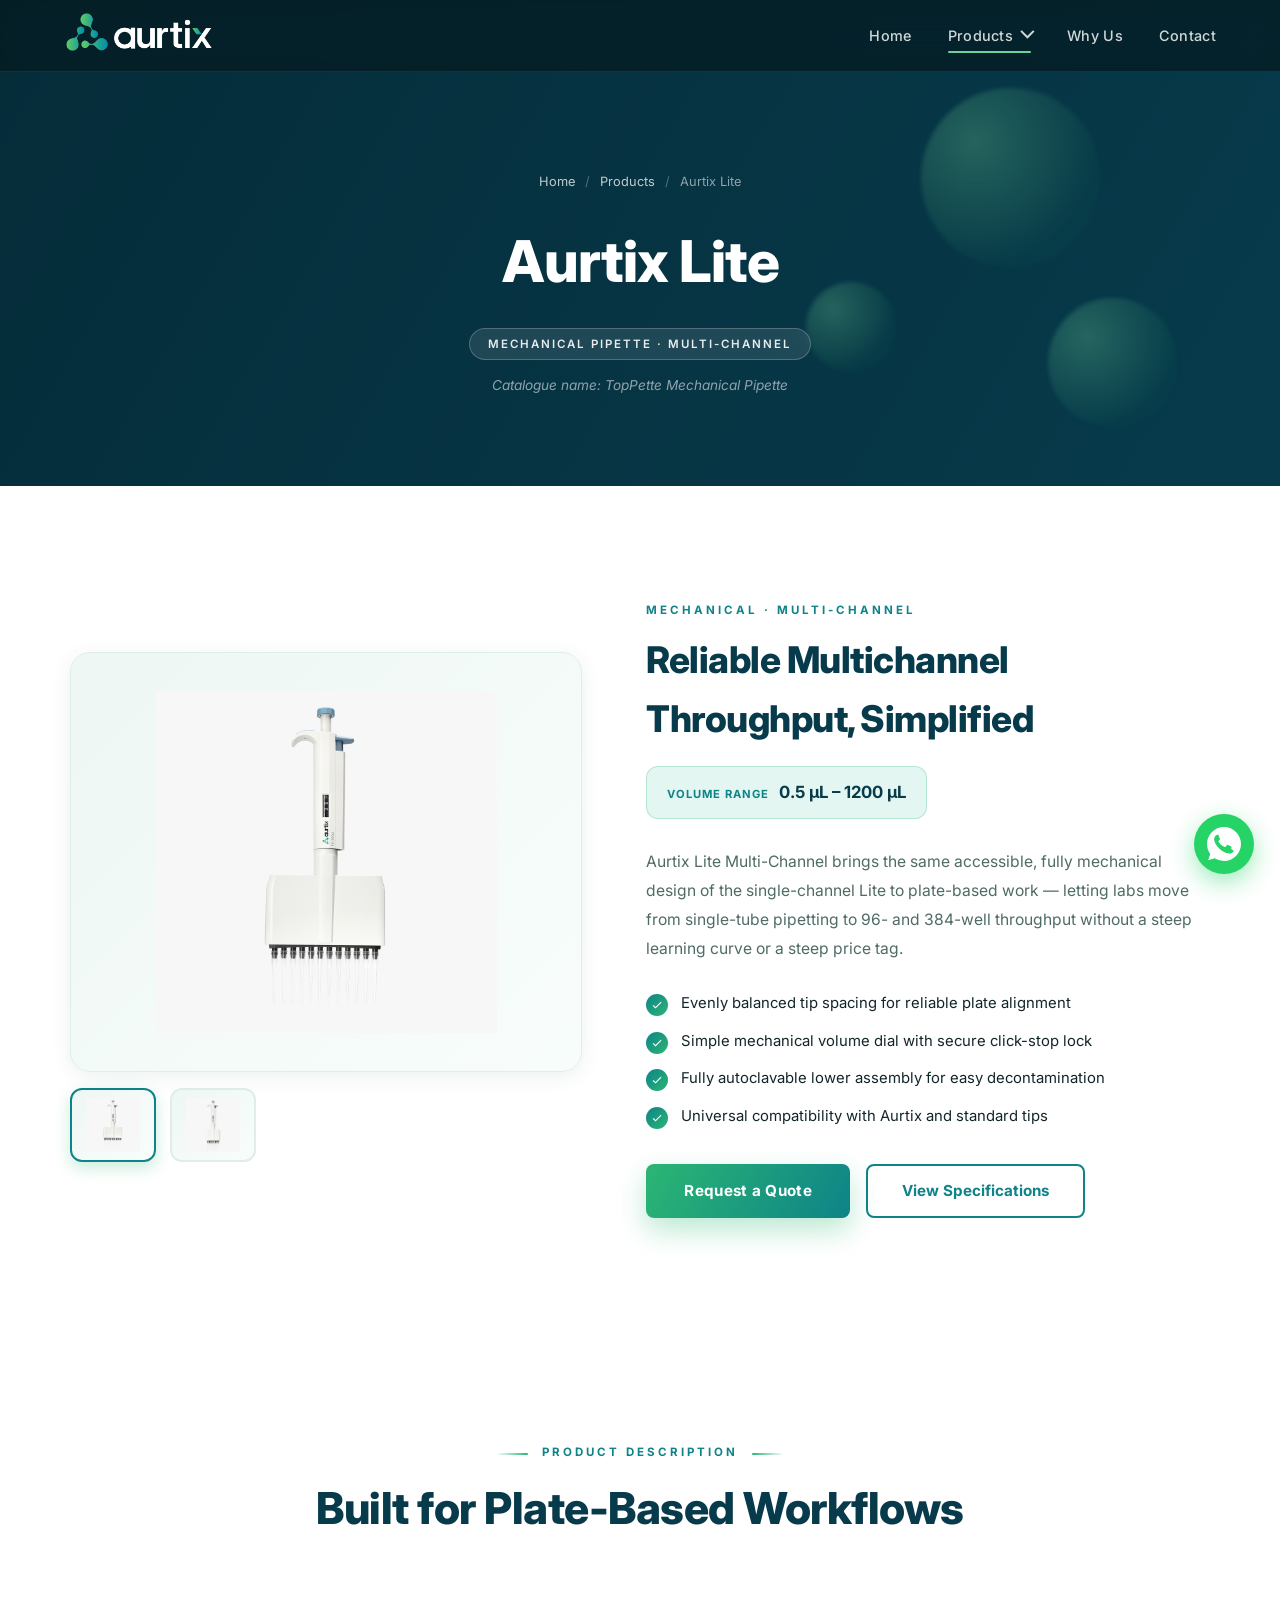
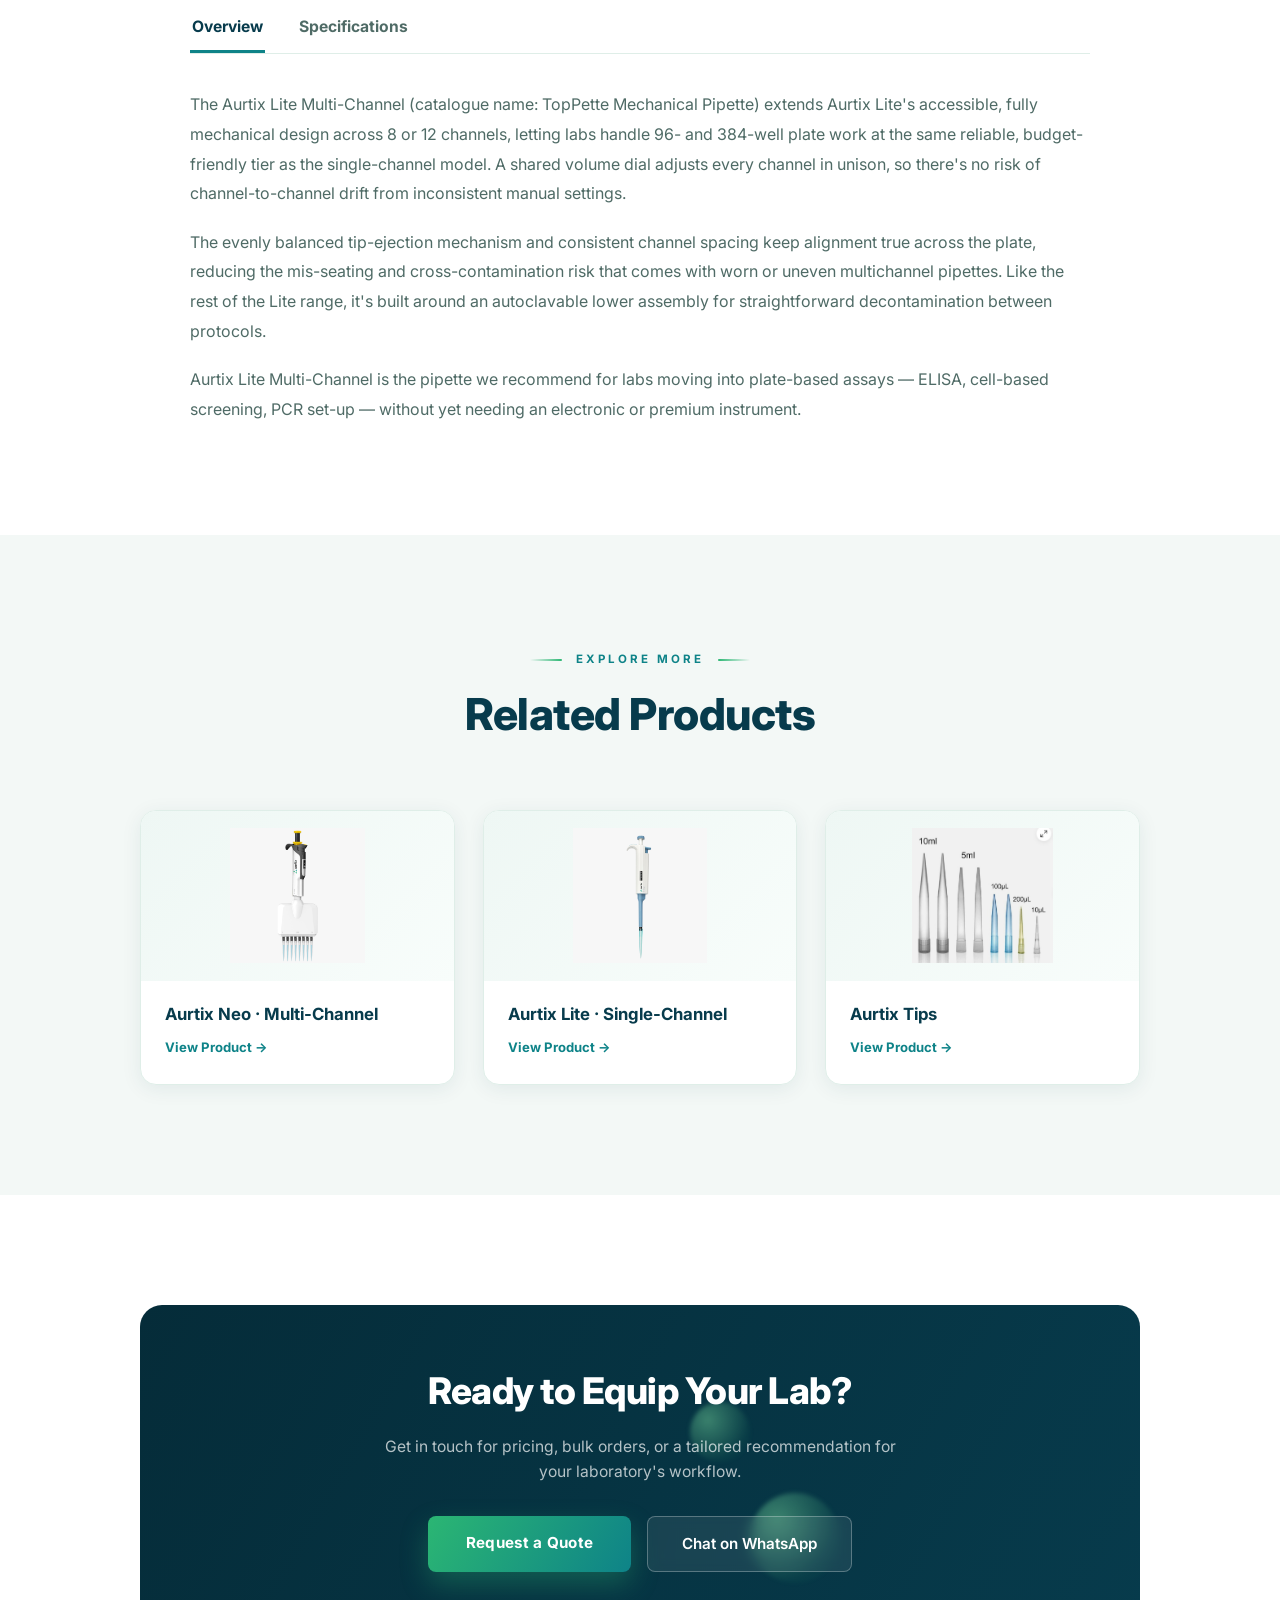
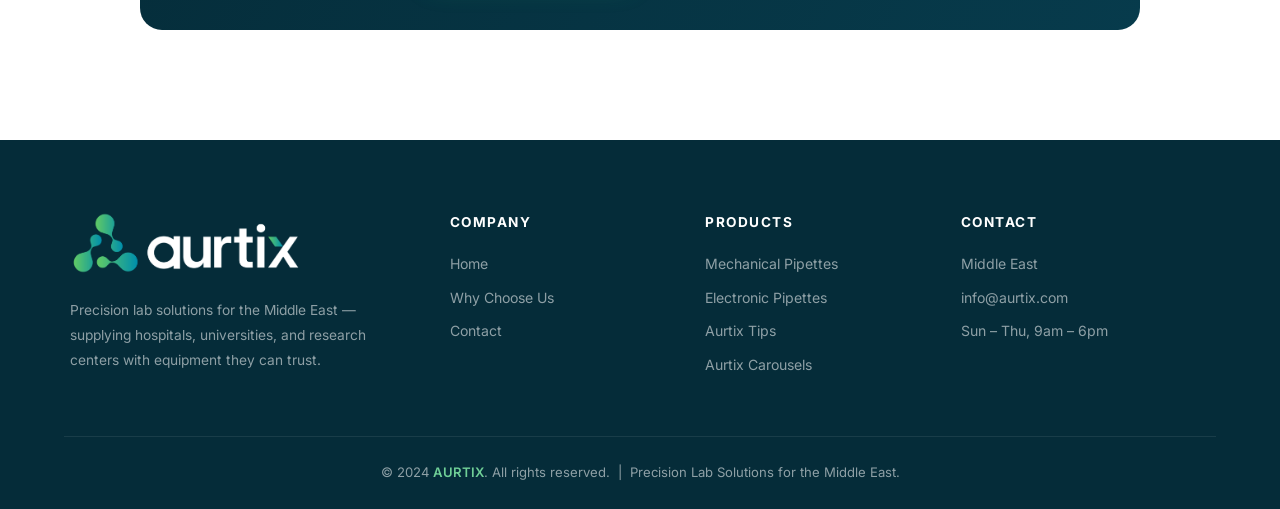
<file: aurtix-lite-multi.html>
<!DOCTYPE html>
<html lang="en">
<head>
    <meta charset="UTF-8">
    <meta name="viewport" content="width=device-width, initial-scale=1.0">
    <title>Aurtix Lite (Multi-Channel) — AURTIX Precision Lab Solutions</title>
    <link rel="preconnect" href="https://fonts.googleapis.com">
    <link rel="preconnect" href="https://fonts.gstatic.com" crossorigin>
    <link href="https://fonts.googleapis.com/css2?family=Inter:wght@400;500;600;700;800&display=swap" rel="stylesheet">
    <link rel="stylesheet" href="css/style.css">
</head>
<body>

<!-- ── Navigation ── -->
<nav id="navbar" class="scrolled">
    <a href="index.html"><img src="images/logo-white.png" alt="AURTIX" class="nav-logo"></a>
    <button class="hamburger" id="hamburger" aria-label="Toggle menu">
        <span></span><span></span><span></span>
    </button>
    <ul class="nav-links">
        <li><a href="index.html">Home</a></li>
        <li class="has-dropdown active">
            <a href="index.html#products">Products <i class="chevron"></i></a>
            <div class="dropdown dropdown-mega">
                <div class="dropdown-col dropdown-col-wide">
                    <a class="dd-col-link" href="mechanical-pipettes.html">View All Mechanical Pipettes &#8594;</a>
                    <div class="dropdown-group" role="presentation">Mechanical — Single-Channel</div>
                    <ul>
                        <li><a href="aurtix-lite-single.html"><span class="dd-text">Aurtix Lite<small>TopPette</small></span></a></li>
                        <li><a href="aurtix-neo-single.html"><span class="dd-text">Aurtix Neo<small>Hi-pette</small></span></a></li>
                    </ul>
                    <div class="dropdown-group" role="presentation">Mechanical — Multi-Channel</div>
                    <ul>
                        <li><a href="aurtix-lite-multi.html"><span class="dd-text">Aurtix Lite<small>TopPette</small></span></a></li>
                        <li><a href="aurtix-neo-multi.html"><span class="dd-text">Aurtix Neo<small>Hi-pette</small></span></a></li>
                    </ul>
                    <div class="dropdown-group" role="presentation">Electronic</div>
                    <ul>
                        <li><a href="aurtix-exa.html"><span class="dd-text">Aurtix Exa<small>Electronic Pipette</small></span></a></li>
                    </ul>
                </div>
                <div class="dropdown-col">
                    <div class="dropdown-group" role="presentation">Consumables</div>
                    <ul>
                        <li><a href="aurtix-tips.html"><span class="dd-text">Aurtix Tips</span></a></li>
                    </ul>
                </div>
                <div class="dropdown-col">
                    <div class="dropdown-group" role="presentation">Accessories</div>
                    <ul>
                        <li><a href="aurtix-carousels.html"><span class="dd-text">Aurtix Carousels</span></a></li>
                    </ul>
                </div>
            </div>
        </li>
        <li><a href="index.html#why">Why Us</a></li>
        <li><a href="index.html#contact">Contact</a></li>
    </ul>
</nav>

<!-- ── Page Hero ── -->
<header class="page-hero">
    <div class="orb orb-1"></div>
    <div class="orb orb-2"></div>
    <div class="orb orb-3"></div>
    <div class="breadcrumb">
        <a href="index.html">Home</a>
        <span class="sep">/</span>
        <a href="index.html#products">Products</a>
        <span class="sep">/</span>
        <span>Aurtix Lite</span>
    </div>
    <h1>Aurtix Lite</h1>
    <span class="page-tag">Mechanical Pipette · Multi-Channel</span>
    <span class="catalogue-name">Catalogue name: TopPette Mechanical Pipette</span>
</header>

<!-- ── Overview ── -->
<section class="overview">
    <div class="product-overview">
        <div class="reveal reveal-left">
            <div class="gallery-main">
                <img id="gallery-main-img" src="images/products/aurtix_lite_multi_1.jpeg" alt="Aurtix Lite Multi-Channel Pipette">
            </div>
            <div class="gallery-thumbs">
                <button class="active" onclick="swapGallery(this, 'images/products/aurtix_lite_multi_1.jpeg')"><img src="images/products/aurtix_lite_multi_1.jpeg" alt="Aurtix Lite Multi-Channel view 1"></button>
                <button onclick="swapGallery(this, 'images/products/aurtix_lite_multi_2.jpeg')"><img src="images/products/aurtix_lite_multi_2.jpeg" alt="Aurtix Lite Multi-Channel view 2"></button>
            </div>
        </div>
        <div class="overview-text reveal reveal-right">
            <span class="section-tag">Mechanical · Multi-Channel</span>
            <h2>Reliable Multichannel Throughput, Simplified</h2>
            <div class="volume-stat">
                <span class="label">Volume Range</span>
                <span class="value">0.5 µL – 1200 µL</span>
            </div>
            <p>Aurtix Lite Multi-Channel brings the same accessible, fully mechanical design of the single-channel Lite to plate-based work — letting labs move from single-tube pipetting to 96- and 384-well throughput without a steep learning curve or a steep price tag.</p>
            <ul class="feature-list">
                <li><span class="check"><svg viewBox="0 0 24 24"><path d="M9 16.2 4.8 12l-1.4 1.4L9 19 21 7l-1.4-1.4L9 16.2z"/></svg></span>Evenly balanced tip spacing for reliable plate alignment</li>
                <li><span class="check"><svg viewBox="0 0 24 24"><path d="M9 16.2 4.8 12l-1.4 1.4L9 19 21 7l-1.4-1.4L9 16.2z"/></svg></span>Simple mechanical volume dial with secure click-stop lock</li>
                <li><span class="check"><svg viewBox="0 0 24 24"><path d="M9 16.2 4.8 12l-1.4 1.4L9 19 21 7l-1.4-1.4L9 16.2z"/></svg></span>Fully autoclavable lower assembly for easy decontamination</li>
                <li><span class="check"><svg viewBox="0 0 24 24"><path d="M9 16.2 4.8 12l-1.4 1.4L9 19 21 7l-1.4-1.4L9 16.2z"/></svg></span>Universal compatibility with Aurtix and standard tips</li>
            </ul>
            <div class="overview-actions">
                <a href="index.html#contact" class="btn-primary">Request a Quote</a>
                <a href="#description" class="btn-outline">View Specifications</a>
            </div>
        </div>
    </div>
</section>

<!-- ── Product Description ── -->
<section id="description">
    <div class="section-header reveal">
        <span class="section-tag">Product Description</span>
        <h2>Built for Plate-Based Workflows</h2>
    </div>
    <div class="product-description reveal">
        <div class="tab-bar">
            <button class="tab-btn active" onclick="switchTab(this, 'overview')">Overview</button>
            <button class="tab-btn" onclick="switchTab(this, 'specs')">Specifications</button>
        </div>
        <div class="tab-panel active" data-tab="overview">
            <p>The Aurtix Lite Multi-Channel (catalogue name: TopPette Mechanical Pipette) extends Aurtix Lite's accessible, fully mechanical design across 8 or 12 channels, letting labs handle 96- and 384-well plate work at the same reliable, budget-friendly tier as the single-channel model. A shared volume dial adjusts every channel in unison, so there's no risk of channel-to-channel drift from inconsistent manual settings.</p>
            <p>The evenly balanced tip-ejection mechanism and consistent channel spacing keep alignment true across the plate, reducing the mis-seating and cross-contamination risk that comes with worn or uneven multichannel pipettes. Like the rest of the Lite range, it's built around an autoclavable lower assembly for straightforward decontamination between protocols.</p>
            <p>Aurtix Lite Multi-Channel is the pipette we recommend for labs moving into plate-based assays — ELISA, cell-based screening, PCR set-up — without yet needing an electronic or premium instrument.</p>
        </div>
        <div class="tab-panel" data-tab="specs">
            <div class="specs-wrap">
                <table class="specs-table">
                    <thead>
                        <tr><th>Specification</th><th>Detail</th></tr>
                    </thead>
                    <tbody>
                        <tr><td>Catalogue Name</td><td>TopPette Mechanical Pipette</td></tr>
                        <tr><td>Channels</td><td>Multi-channel (8 / 12)</td></tr>
                        <tr><td>Volume Range</td><td>0.5 µL – 1200 µL</td></tr>
                        <tr><td>Adjustment</td><td>Shared mechanical dial with click-stop lock</td></tr>
                        <tr><td>Accuracy</td><td>Conforms to ISO 8655 requirements</td></tr>
                        <tr><td>Sterilisation</td><td>Fully autoclavable lower assembly (121 °C)</td></tr>
                        <tr><td>Tip Compatibility</td><td>Universal — fits Aurtix and all major tip brands</td></tr>
                        <tr><td>Calibration</td><td>Factory calibrated; user recalibration supported</td></tr>
                    </tbody>
                </table>
            </div>
        </div>
    </div>
</section>

<!-- ── Related Products ── -->
<section class="related">
    <div class="section-header reveal">
        <span class="section-tag">Explore More</span>
        <h2>Related Products</h2>
    </div>
    <div class="related-grid stagger">
        <a class="related-card reveal" href="aurtix-neo-multi.html">
            <div class="img-wrap"><img src="images/products/aurtix_neo_multi_1.jpeg" alt="Aurtix Neo Multi-Channel"></div>
            <div class="rc-body">
                <h4>Aurtix Neo · Multi-Channel</h4>
                <span>View Product &#8594;</span>
            </div>
        </a>
        <a class="related-card reveal" href="aurtix-lite-single.html">
            <div class="img-wrap"><img src="images/products/aurtix_lite_1.jpeg" alt="Aurtix Lite Single-Channel"></div>
            <div class="rc-body">
                <h4>Aurtix Lite · Single-Channel</h4>
                <span>View Product &#8594;</span>
            </div>
        </a>
        <a class="related-card reveal" href="aurtix-tips.html">
            <div class="img-wrap"><img src="images/tips.jpeg" alt="Aurtix Tips"></div>
            <div class="rc-body">
                <h4>Aurtix Tips</h4>
                <span>View Product &#8594;</span>
            </div>
        </a>
    </div>
</section>

<!-- ── CTA ── -->
<section>
    <div class="cta-banner reveal">
        <div class="orb orb-2"></div>
        <div class="orb orb-4"></div>
        <h2>Ready to Equip Your Lab?</h2>
        <p>Get in touch for pricing, bulk orders, or a tailored recommendation for your laboratory's workflow.</p>
        <div class="hero-actions">
            <a href="index.html#contact" class="btn-primary">Request a Quote</a>
            <a href="https://wa.me/971567278715" target="_blank" rel="noopener" class="btn-ghost">Chat on WhatsApp</a>
        </div>
    </div>
</section>

<!-- ── Footer ── -->
<footer>
    <div class="footer-grid">
        <div class="footer-brand">
            <img src="images/logo-white.png" alt="AURTIX">
            <p>Precision lab solutions for the Middle East — supplying hospitals, universities, and research centers with equipment they can trust.</p>
        </div>
        <div class="footer-col">
            <h4>Company</h4>
            <ul>
                <li><a href="index.html">Home</a></li>
                <!-- <li><a href="index.html#mission">About Us</a></li> -->
                <li><a href="index.html#why">Why Choose Us</a></li>
                <li><a href="index.html#contact">Contact</a></li>
            </ul>
        </div>
        <div class="footer-col">
            <h4>Products</h4>
            <ul>
                <li><a href="mechanical-pipettes.html">Mechanical Pipettes</a></li>
                <li><a href="aurtix-exa.html">Electronic Pipettes</a></li>
                <li><a href="aurtix-tips.html">Aurtix Tips</a></li>
                <li><a href="aurtix-carousels.html">Aurtix Carousels</a></li>
            </ul>
        </div>
        <div class="footer-col">
            <h4>Contact</h4>
            <ul>
                <li>Middle East</li>
                <li>info@aurtix.com</li>
                <li>Sun – Thu, 9am – 6pm</li>
            </ul>
        </div>
    </div>
    <div class="footer-bottom">
        <p>&copy; 2024 <span>AURTIX</span>. All rights reserved. &nbsp;|&nbsp; Precision Lab Solutions for the Middle East.</p>
    </div>
</footer>

<!-- ── WhatsApp Floating Button ── -->
<a href="https://wa.me/971567278715" target="_blank" rel="noopener" class="whatsapp-float" aria-label="Chat with us on WhatsApp">
    <span class="wa-tooltip">Chat with the founder</span>
    <svg viewBox="0 0 32 32" xmlns="http://www.w3.org/2000/svg">
        <path d="M16.004 0h-.008C7.174 0 0 7.176 0 16c0 3.498 1.13 6.74 3.05 9.37L1.05 31.34l6.18-1.976A15.9 15.9 0 0 0 16.004 32C24.826 32 32 24.822 32 16S24.826 0 16.004 0zm9.318 22.594c-.386 1.09-1.92 1.994-3.142 2.258-.836.178-1.928.32-5.604-1.204-4.7-1.948-7.726-6.724-7.962-7.034-.226-.31-1.9-2.53-1.9-4.826 0-2.296 1.166-3.424 1.636-3.904.386-.394.846-.574 1.328-.574.156 0 .296.008.422.014.382.016.574.038.826.64.314.756 1.078 2.652 1.17 2.846.094.194.188.456.056.766-.124.32-.234.46-.444.708-.21.248-.41.438-.62.704-.192.232-.408.482-.166.898.242.408 1.076 1.772 2.31 2.87 1.592 1.418 2.886 1.87 3.346 2.062.342.142.75.108 1.002-.16.32-.342.714-.91 1.116-1.47.286-.4.648-.45.99-.32.348.124 2.206 1.04 2.586 1.23.38.19.632.282.726.44.092.158.092.91-.294 2z"/>
    </svg>
</a>

<script src="js/main.js"></script>

</body>
</html>
</file>
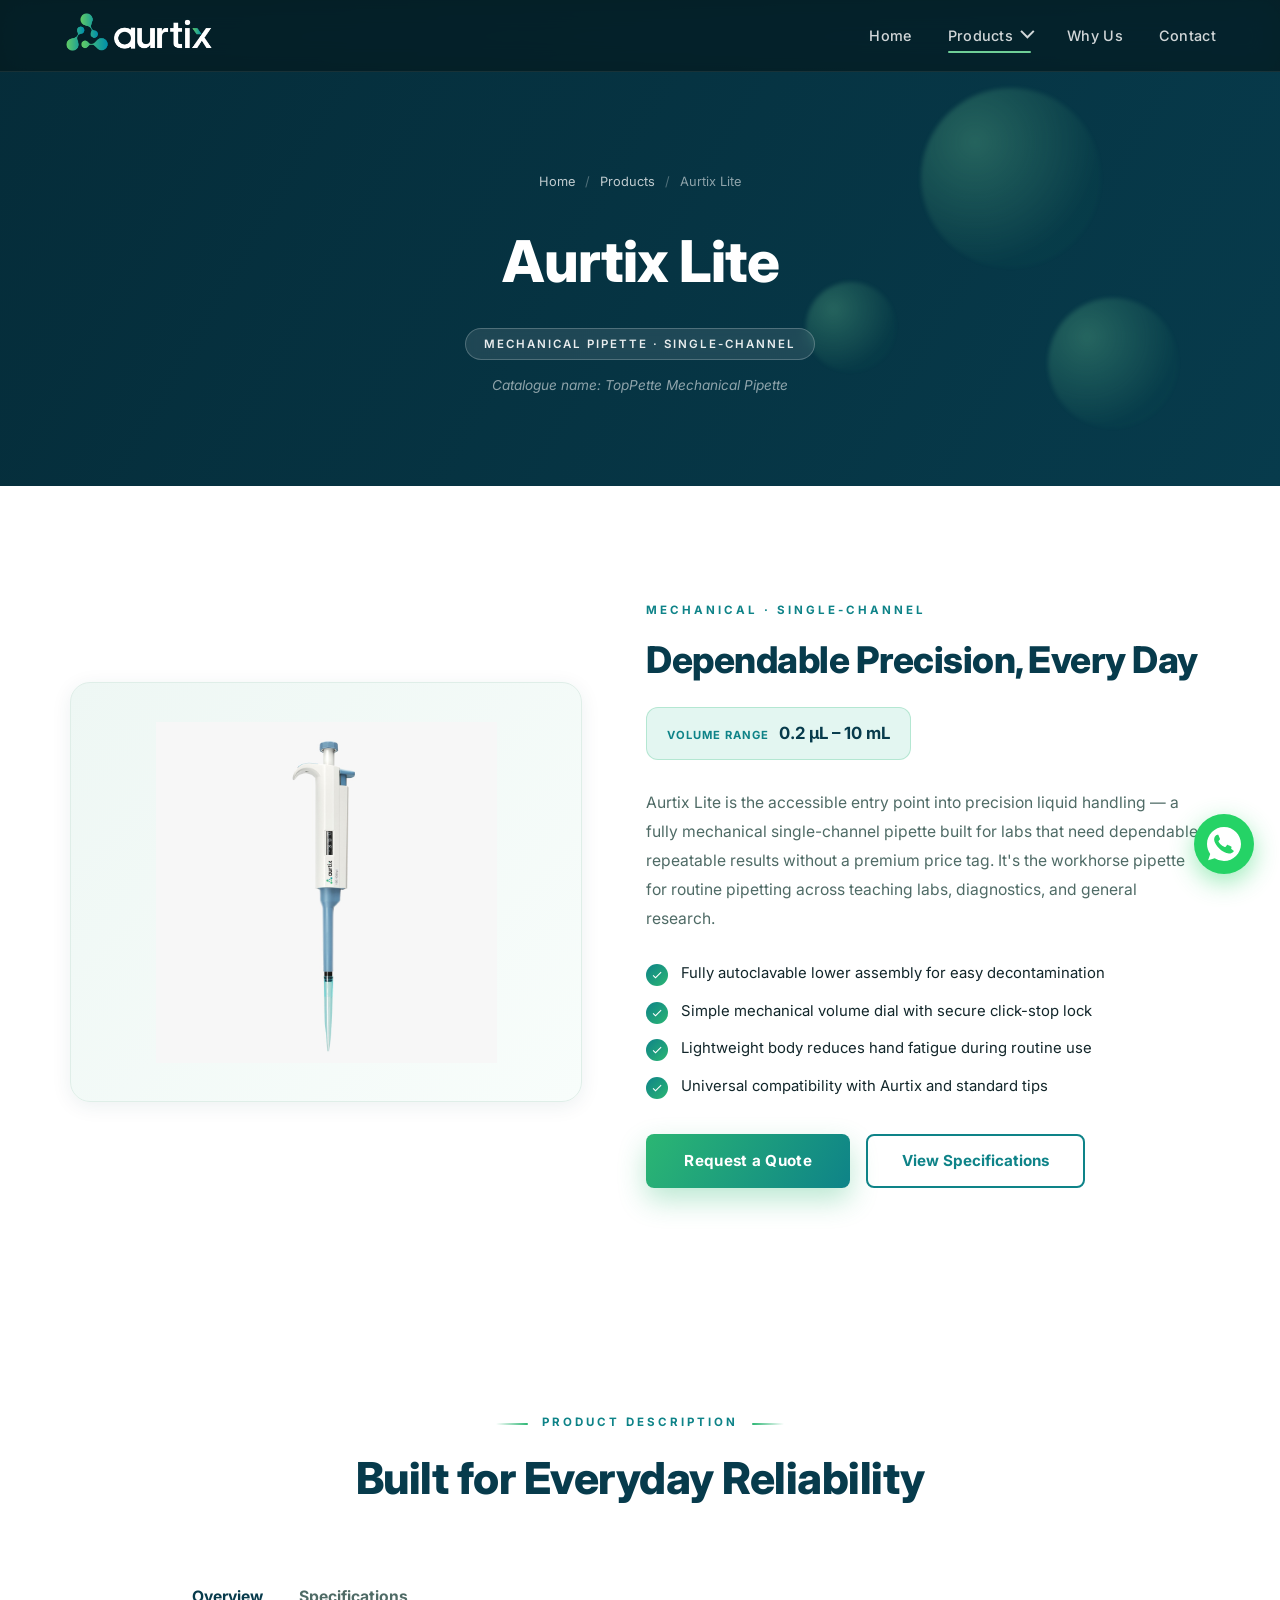
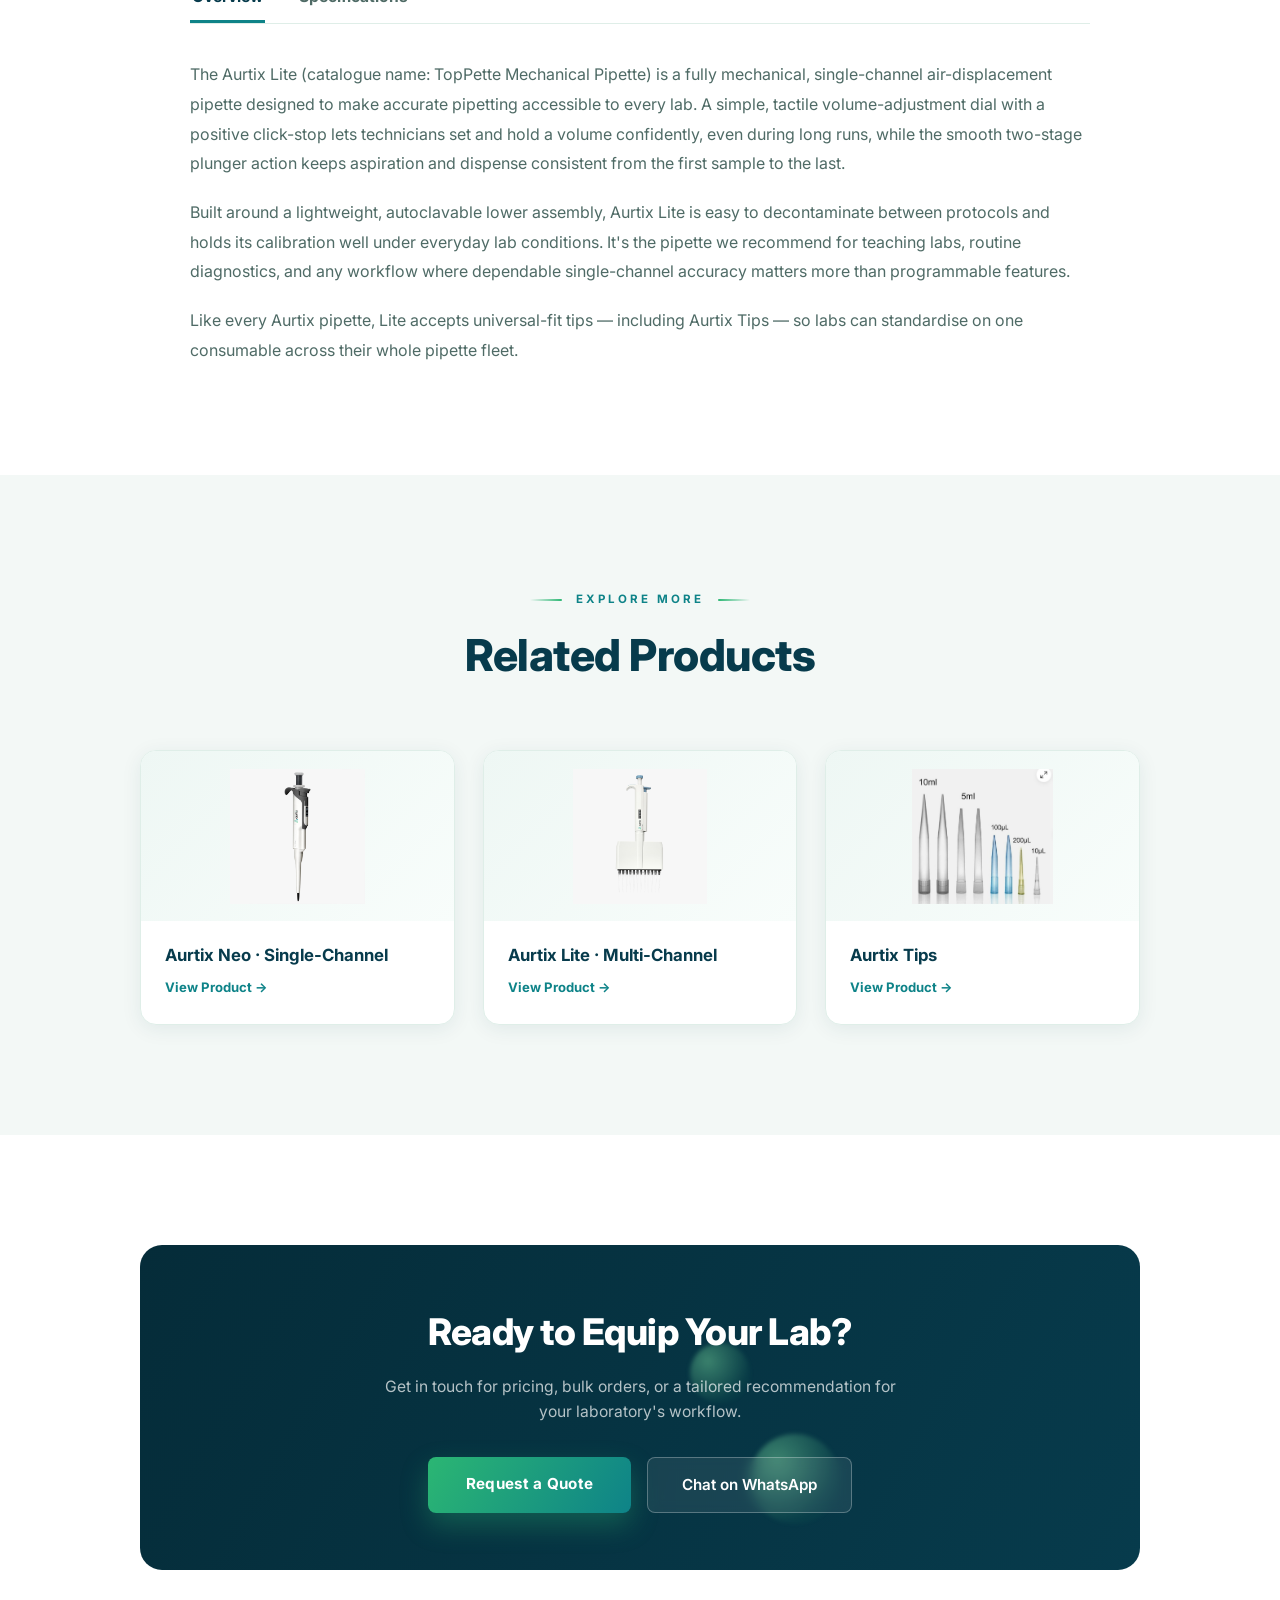
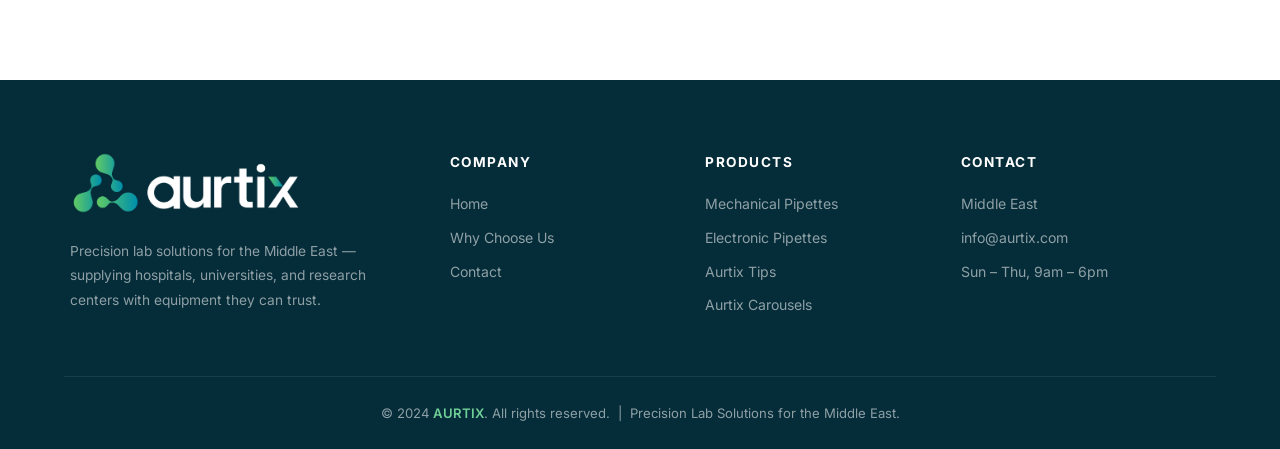
<file: aurtix-lite-single.html>
<!DOCTYPE html>
<html lang="en">
<head>
    <meta charset="UTF-8">
    <meta name="viewport" content="width=device-width, initial-scale=1.0">
    <title>Aurtix Lite (Single-Channel) — AURTIX Precision Lab Solutions</title>
    <link rel="preconnect" href="https://fonts.googleapis.com">
    <link rel="preconnect" href="https://fonts.gstatic.com" crossorigin>
    <link href="https://fonts.googleapis.com/css2?family=Inter:wght@400;500;600;700;800&display=swap" rel="stylesheet">
    <link rel="stylesheet" href="css/style.css">
</head>
<body>

<!-- ── Navigation ── -->
<nav id="navbar" class="scrolled">
    <a href="index.html"><img src="images/logo-white.png" alt="AURTIX" class="nav-logo"></a>
    <button class="hamburger" id="hamburger" aria-label="Toggle menu">
        <span></span><span></span><span></span>
    </button>
    <ul class="nav-links">
        <li><a href="index.html">Home</a></li>
        <li class="has-dropdown active">
            <a href="index.html#products">Products <i class="chevron"></i></a>
            <div class="dropdown dropdown-mega">
                <div class="dropdown-col dropdown-col-wide">
                    <a class="dd-col-link" href="mechanical-pipettes.html">View All Mechanical Pipettes &#8594;</a>
                    <div class="dropdown-group" role="presentation">Mechanical — Single-Channel</div>
                    <ul>
                        <li><a href="aurtix-lite-single.html"><span class="dd-text">Aurtix Lite<small>TopPette</small></span></a></li>
                        <li><a href="aurtix-neo-single.html"><span class="dd-text">Aurtix Neo<small>Hi-pette</small></span></a></li>
                    </ul>
                    <div class="dropdown-group" role="presentation">Mechanical — Multi-Channel</div>
                    <ul>
                        <li><a href="aurtix-lite-multi.html"><span class="dd-text">Aurtix Lite<small>TopPette</small></span></a></li>
                        <li><a href="aurtix-neo-multi.html"><span class="dd-text">Aurtix Neo<small>Hi-pette</small></span></a></li>
                    </ul>
                    <div class="dropdown-group" role="presentation">Electronic</div>
                    <ul>
                        <li><a href="aurtix-exa.html"><span class="dd-text">Aurtix Exa<small>Electronic Pipette</small></span></a></li>
                    </ul>
                </div>
                <div class="dropdown-col">
                    <div class="dropdown-group" role="presentation">Consumables</div>
                    <ul>
                        <li><a href="aurtix-tips.html"><span class="dd-text">Aurtix Tips</span></a></li>
                    </ul>
                </div>
                <div class="dropdown-col">
                    <div class="dropdown-group" role="presentation">Accessories</div>
                    <ul>
                        <li><a href="aurtix-carousels.html"><span class="dd-text">Aurtix Carousels</span></a></li>
                    </ul>
                </div>
            </div>
        </li>
        <li><a href="index.html#why">Why Us</a></li>
        <li><a href="index.html#contact">Contact</a></li>
    </ul>
</nav>

<!-- ── Page Hero ── -->
<header class="page-hero">
    <div class="orb orb-1"></div>
    <div class="orb orb-2"></div>
    <div class="orb orb-3"></div>
    <div class="breadcrumb">
        <a href="index.html">Home</a>
        <span class="sep">/</span>
        <a href="index.html#products">Products</a>
        <span class="sep">/</span>
        <span>Aurtix Lite</span>
    </div>
    <h1>Aurtix Lite</h1>
    <span class="page-tag">Mechanical Pipette · Single-Channel</span>
    <span class="catalogue-name">Catalogue name: TopPette Mechanical Pipette</span>
</header>

<!-- ── Overview ── -->
<section class="overview">
    <div class="product-overview">
        <div class="reveal reveal-left">
            <div class="gallery-main">
                <img id="gallery-main-img" src="images/products/aurtix_lite_1.jpeg" alt="Aurtix Lite Single-Channel Pipette">
            </div>
        </div>
        <div class="overview-text reveal reveal-right">
            <span class="section-tag">Mechanical · Single-Channel</span>
            <h2>Dependable Precision, Every Day</h2>
            <div class="volume-stat">
                <span class="label">Volume Range</span>
                <span class="value">0.2 µL – 10 mL</span>
            </div>
            <p>Aurtix Lite is the accessible entry point into precision liquid handling — a fully mechanical single-channel pipette built for labs that need dependable, repeatable results without a premium price tag. It's the workhorse pipette for routine pipetting across teaching labs, diagnostics, and general research.</p>
            <ul class="feature-list">
                <li><span class="check"><svg viewBox="0 0 24 24"><path d="M9 16.2 4.8 12l-1.4 1.4L9 19 21 7l-1.4-1.4L9 16.2z"/></svg></span>Fully autoclavable lower assembly for easy decontamination</li>
                <li><span class="check"><svg viewBox="0 0 24 24"><path d="M9 16.2 4.8 12l-1.4 1.4L9 19 21 7l-1.4-1.4L9 16.2z"/></svg></span>Simple mechanical volume dial with secure click-stop lock</li>
                <li><span class="check"><svg viewBox="0 0 24 24"><path d="M9 16.2 4.8 12l-1.4 1.4L9 19 21 7l-1.4-1.4L9 16.2z"/></svg></span>Lightweight body reduces hand fatigue during routine use</li>
                <li><span class="check"><svg viewBox="0 0 24 24"><path d="M9 16.2 4.8 12l-1.4 1.4L9 19 21 7l-1.4-1.4L9 16.2z"/></svg></span>Universal compatibility with Aurtix and standard tips</li>
            </ul>
            <div class="overview-actions">
                <a href="index.html#contact" class="btn-primary">Request a Quote</a>
                <a href="#description" class="btn-outline">View Specifications</a>
            </div>
        </div>
    </div>
</section>

<!-- ── Product Description ── -->
<section id="description">
    <div class="section-header reveal">
        <span class="section-tag">Product Description</span>
        <h2>Built for Everyday Reliability</h2>
    </div>
    <div class="product-description reveal">
        <div class="tab-bar">
            <button class="tab-btn active" onclick="switchTab(this, 'overview')">Overview</button>
            <button class="tab-btn" onclick="switchTab(this, 'specs')">Specifications</button>
        </div>
        <div class="tab-panel active" data-tab="overview">
            <p>The Aurtix Lite (catalogue name: TopPette Mechanical Pipette) is a fully mechanical, single-channel air-displacement pipette designed to make accurate pipetting accessible to every lab. A simple, tactile volume-adjustment dial with a positive click-stop lets technicians set and hold a volume confidently, even during long runs, while the smooth two-stage plunger action keeps aspiration and dispense consistent from the first sample to the last.</p>
            <p>Built around a lightweight, autoclavable lower assembly, Aurtix Lite is easy to decontaminate between protocols and holds its calibration well under everyday lab conditions. It's the pipette we recommend for teaching labs, routine diagnostics, and any workflow where dependable single-channel accuracy matters more than programmable features.</p>
            <p>Like every Aurtix pipette, Lite accepts universal-fit tips — including Aurtix Tips — so labs can standardise on one consumable across their whole pipette fleet.</p>
        </div>
        <div class="tab-panel" data-tab="specs">
            <div class="specs-wrap">
                <table class="specs-table">
                    <thead>
                        <tr><th>Specification</th><th>Detail</th></tr>
                    </thead>
                    <tbody>
                        <tr><td>Catalogue Name</td><td>TopPette Mechanical Pipette</td></tr>
                        <tr><td>Channels</td><td>Single-channel</td></tr>
                        <tr><td>Volume Range</td><td>0.2 µL – 10 mL</td></tr>
                        <tr><td>Adjustment</td><td>Mechanical dial with click-stop lock</td></tr>
                        <tr><td>Accuracy</td><td>Conforms to ISO 8655 requirements</td></tr>
                        <tr><td>Sterilisation</td><td>Fully autoclavable lower assembly (121 °C)</td></tr>
                        <tr><td>Tip Compatibility</td><td>Universal — fits Aurtix and all major tip brands</td></tr>
                        <tr><td>Calibration</td><td>Factory calibrated; user recalibration supported</td></tr>
                    </tbody>
                </table>
            </div>
        </div>
    </div>
</section>

<!-- ── Related Products ── -->
<section class="related">
    <div class="section-header reveal">
        <span class="section-tag">Explore More</span>
        <h2>Related Products</h2>
    </div>
    <div class="related-grid stagger">
        <a class="related-card reveal" href="aurtix-neo-single.html">
            <div class="img-wrap"><img src="images/products/aurtix_neo_single_1.jpeg" alt="Aurtix Neo Single-Channel"></div>
            <div class="rc-body">
                <h4>Aurtix Neo · Single-Channel</h4>
                <span>View Product &#8594;</span>
            </div>
        </a>
        <a class="related-card reveal" href="aurtix-lite-multi.html">
            <div class="img-wrap"><img src="images/products/aurtix_lite_multi_1.jpeg" alt="Aurtix Lite Multi-Channel"></div>
            <div class="rc-body">
                <h4>Aurtix Lite · Multi-Channel</h4>
                <span>View Product &#8594;</span>
            </div>
        </a>
        <a class="related-card reveal" href="aurtix-tips.html">
            <div class="img-wrap"><img src="images/tips.jpeg" alt="Aurtix Tips"></div>
            <div class="rc-body">
                <h4>Aurtix Tips</h4>
                <span>View Product &#8594;</span>
            </div>
        </a>
    </div>
</section>

<!-- ── CTA ── -->
<section>
    <div class="cta-banner reveal">
        <div class="orb orb-2"></div>
        <div class="orb orb-4"></div>
        <h2>Ready to Equip Your Lab?</h2>
        <p>Get in touch for pricing, bulk orders, or a tailored recommendation for your laboratory's workflow.</p>
        <div class="hero-actions">
            <a href="index.html#contact" class="btn-primary">Request a Quote</a>
            <a href="https://wa.me/971567278715" target="_blank" rel="noopener" class="btn-ghost">Chat on WhatsApp</a>
        </div>
    </div>
</section>

<!-- ── Footer ── -->
<footer>
    <div class="footer-grid">
        <div class="footer-brand">
            <img src="images/logo-white.png" alt="AURTIX">
            <p>Precision lab solutions for the Middle East — supplying hospitals, universities, and research centers with equipment they can trust.</p>
        </div>
        <div class="footer-col">
            <h4>Company</h4>
            <ul>
                <li><a href="index.html">Home</a></li>
                <!-- <li><a href="index.html#mission">About Us</a></li> -->
                <li><a href="index.html#why">Why Choose Us</a></li>
                <li><a href="index.html#contact">Contact</a></li>
            </ul>
        </div>
        <div class="footer-col">
            <h4>Products</h4>
            <ul>
                <li><a href="mechanical-pipettes.html">Mechanical Pipettes</a></li>
                <li><a href="aurtix-exa.html">Electronic Pipettes</a></li>
                <li><a href="aurtix-tips.html">Aurtix Tips</a></li>
                <li><a href="aurtix-carousels.html">Aurtix Carousels</a></li>
            </ul>
        </div>
        <div class="footer-col">
            <h4>Contact</h4>
            <ul>
                <li>Middle East</li>
                <li>info@aurtix.com</li>
                <li>Sun – Thu, 9am – 6pm</li>
            </ul>
        </div>
    </div>
    <div class="footer-bottom">
        <p>&copy; 2024 <span>AURTIX</span>. All rights reserved. &nbsp;|&nbsp; Precision Lab Solutions for the Middle East.</p>
    </div>
</footer>

<!-- ── WhatsApp Floating Button ── -->
<a href="https://wa.me/971567278715" target="_blank" rel="noopener" class="whatsapp-float" aria-label="Chat with us on WhatsApp">
    <span class="wa-tooltip">Chat with the founder</span>
    <svg viewBox="0 0 32 32" xmlns="http://www.w3.org/2000/svg">
        <path d="M16.004 0h-.008C7.174 0 0 7.176 0 16c0 3.498 1.13 6.74 3.05 9.37L1.05 31.34l6.18-1.976A15.9 15.9 0 0 0 16.004 32C24.826 32 32 24.822 32 16S24.826 0 16.004 0zm9.318 22.594c-.386 1.09-1.92 1.994-3.142 2.258-.836.178-1.928.32-5.604-1.204-4.7-1.948-7.726-6.724-7.962-7.034-.226-.31-1.9-2.53-1.9-4.826 0-2.296 1.166-3.424 1.636-3.904.386-.394.846-.574 1.328-.574.156 0 .296.008.422.014.382.016.574.038.826.64.314.756 1.078 2.652 1.17 2.846.094.194.188.456.056.766-.124.32-.234.46-.444.708-.21.248-.41.438-.62.704-.192.232-.408.482-.166.898.242.408 1.076 1.772 2.31 2.87 1.592 1.418 2.886 1.87 3.346 2.062.342.142.75.108 1.002-.16.32-.342.714-.91 1.116-1.47.286-.4.648-.45.99-.32.348.124 2.206 1.04 2.586 1.23.38.19.632.282.726.44.092.158.092.91-.294 2z"/>
    </svg>
</a>

<script src="js/main.js"></script>

</body>
</html>
</file>
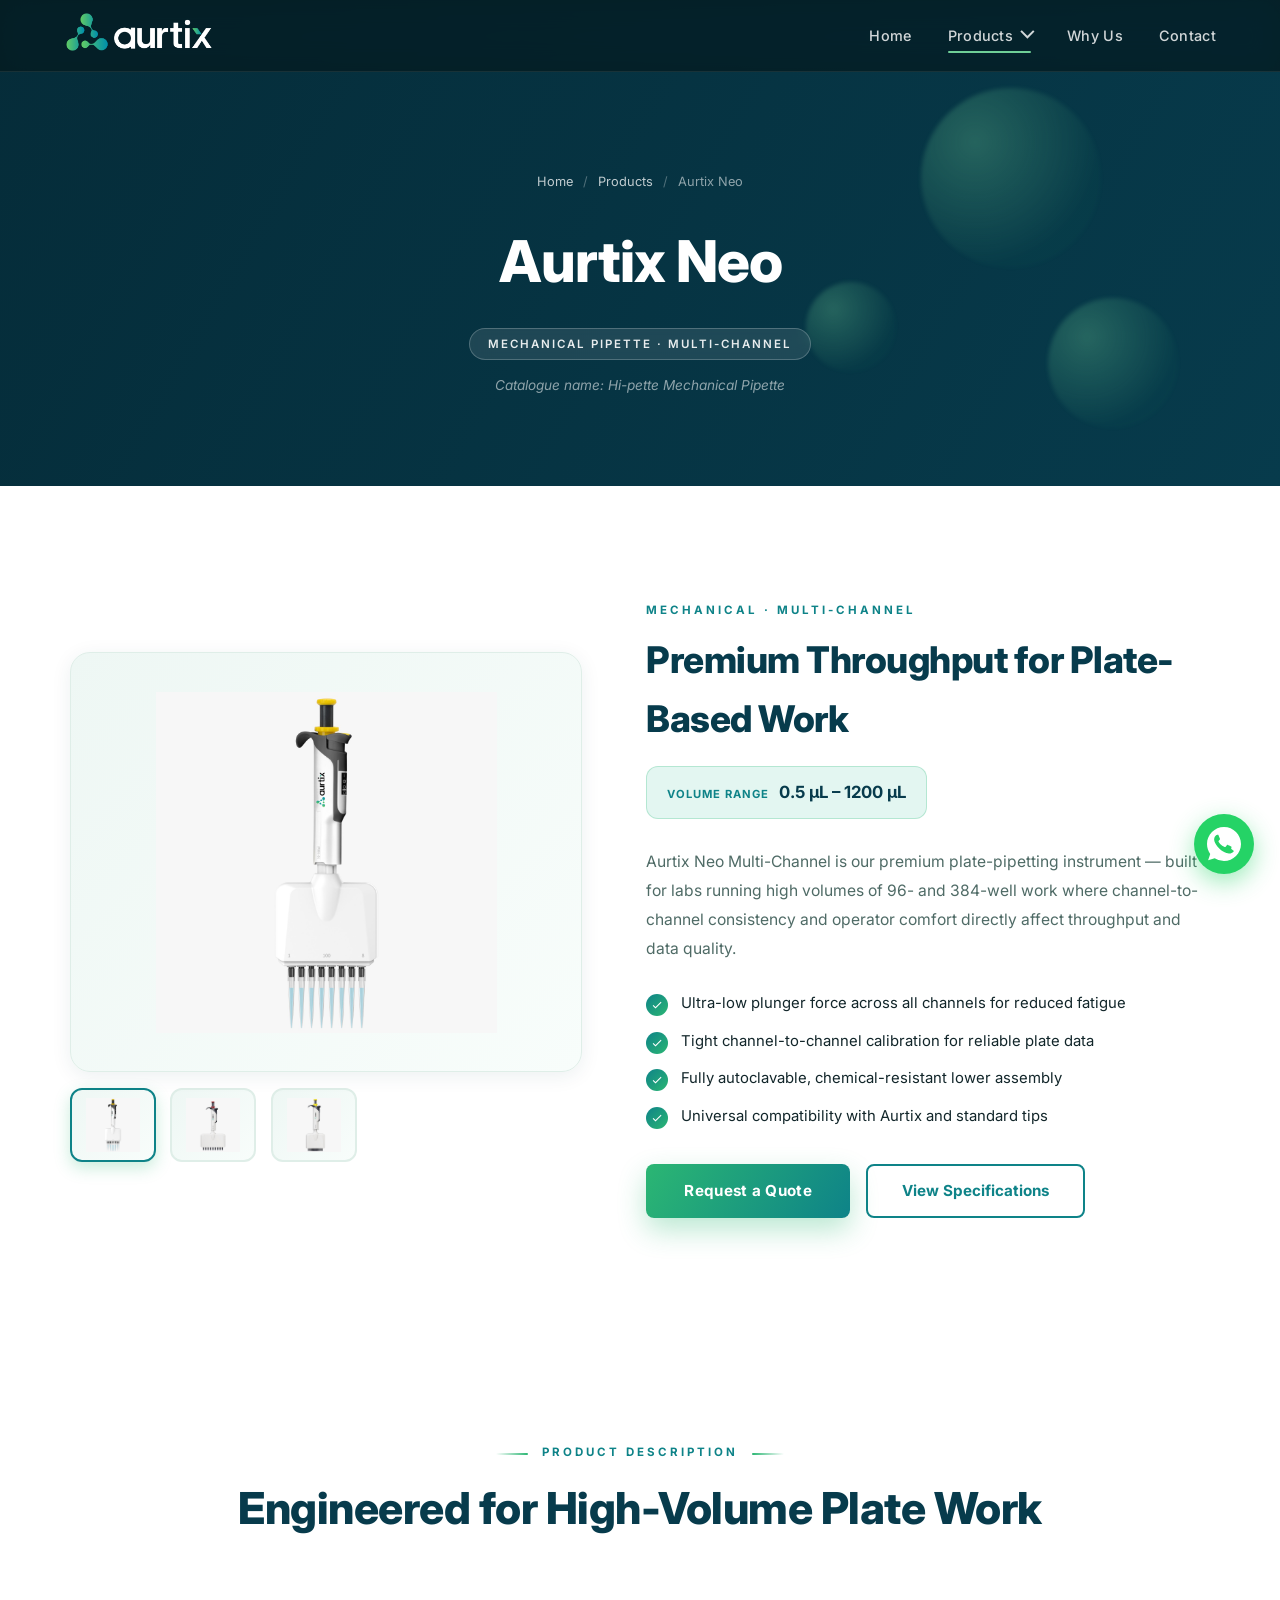
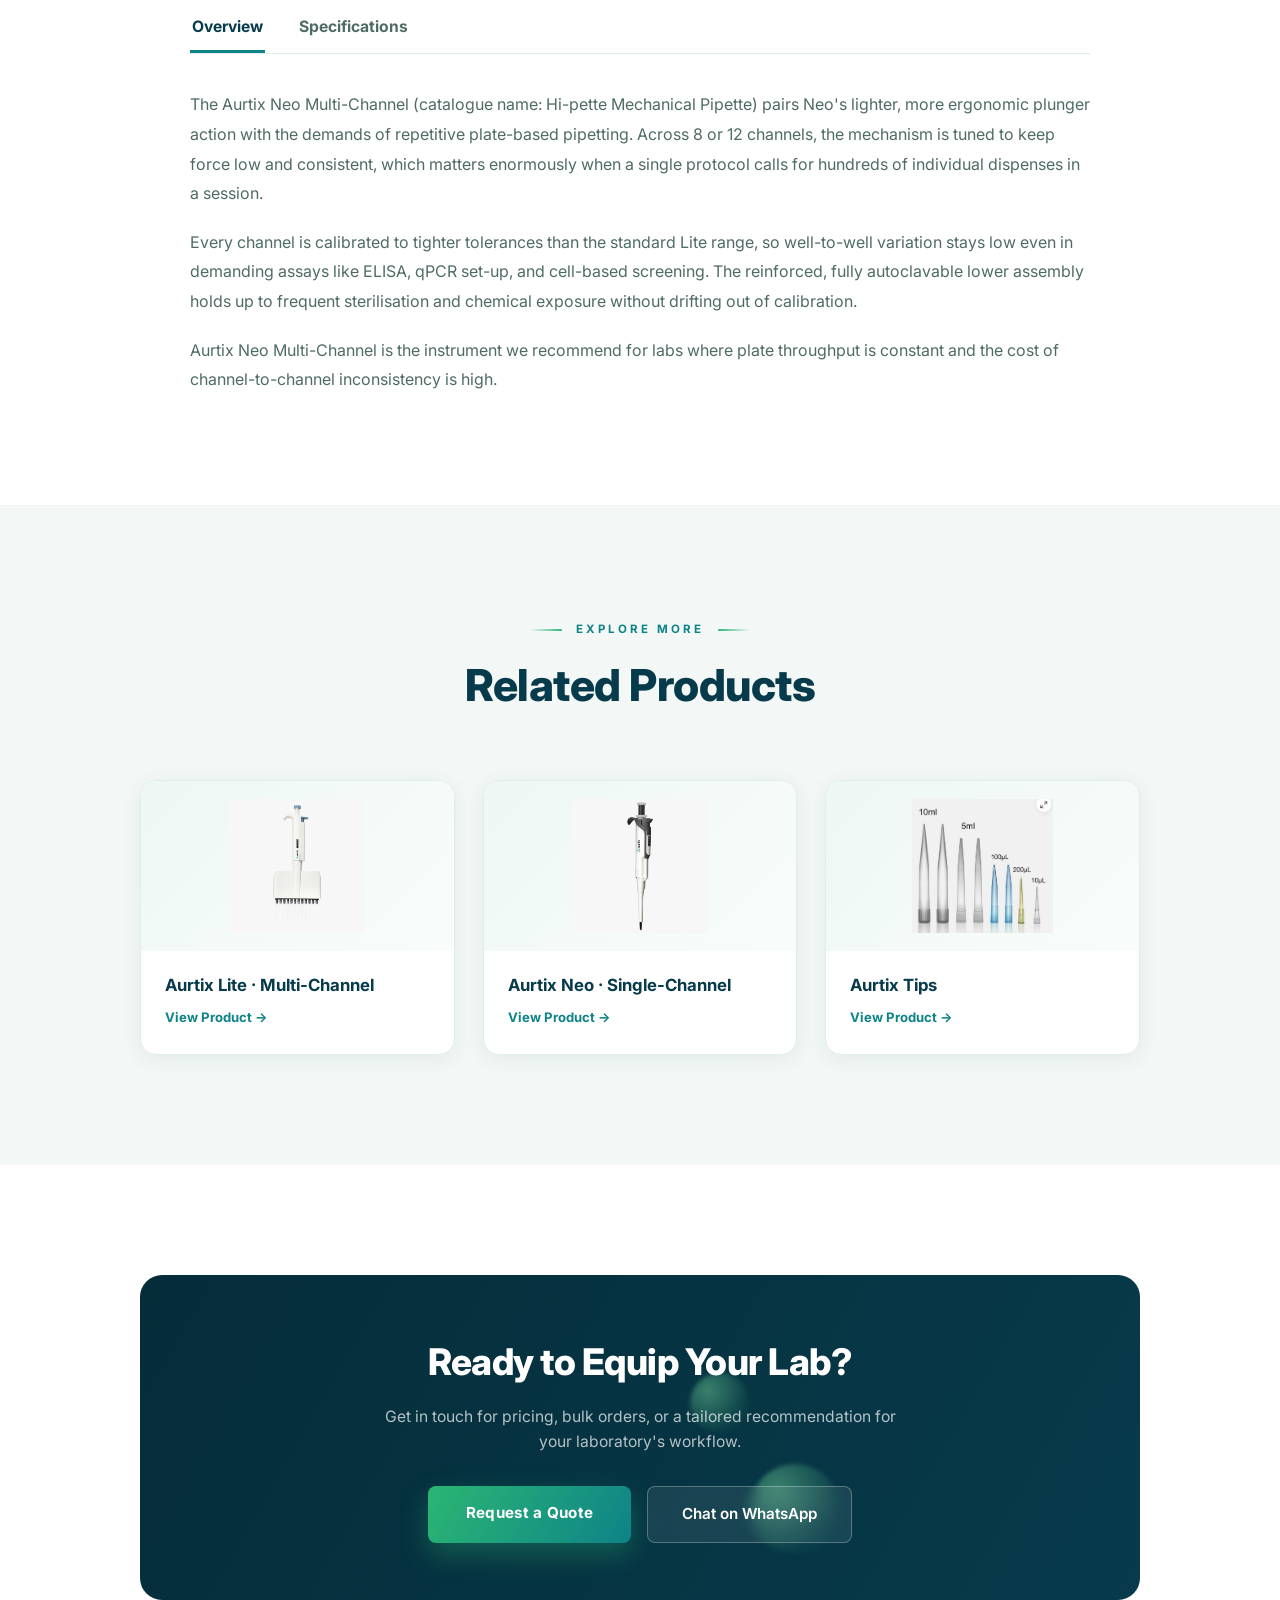
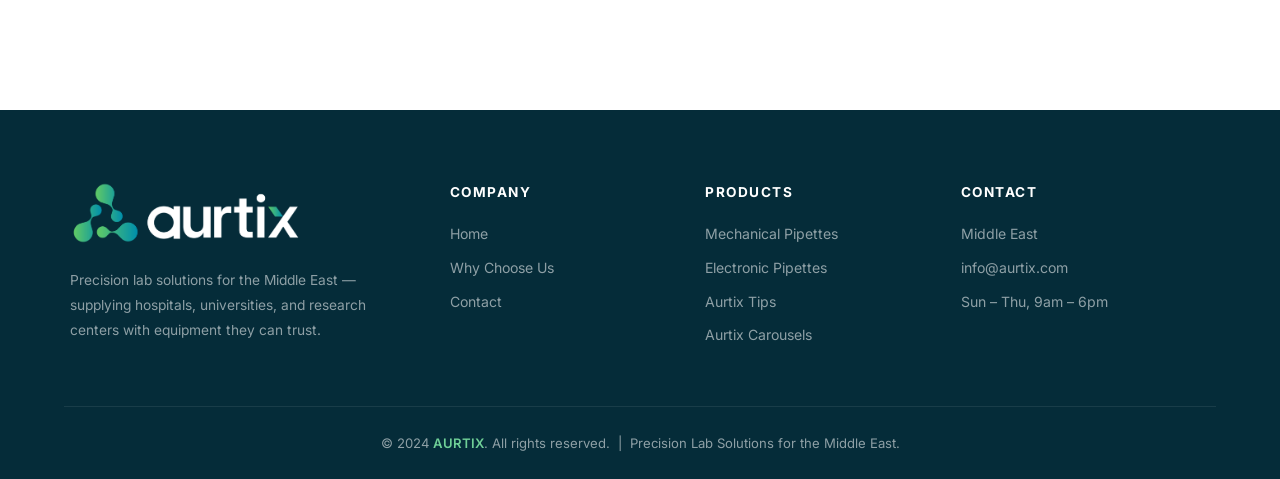
<file: aurtix-neo-multi.html>
<!DOCTYPE html>
<html lang="en">
<head>
    <meta charset="UTF-8">
    <meta name="viewport" content="width=device-width, initial-scale=1.0">
    <title>Aurtix Neo (Multi-Channel) — AURTIX Precision Lab Solutions</title>
    <link rel="preconnect" href="https://fonts.googleapis.com">
    <link rel="preconnect" href="https://fonts.gstatic.com" crossorigin>
    <link href="https://fonts.googleapis.com/css2?family=Inter:wght@400;500;600;700;800&display=swap" rel="stylesheet">
    <link rel="stylesheet" href="css/style.css">
</head>
<body>

<!-- ── Navigation ── -->
<nav id="navbar" class="scrolled">
    <a href="index.html"><img src="images/logo-white.png" alt="AURTIX" class="nav-logo"></a>
    <button class="hamburger" id="hamburger" aria-label="Toggle menu">
        <span></span><span></span><span></span>
    </button>
    <ul class="nav-links">
        <li><a href="index.html">Home</a></li>
        <li class="has-dropdown active">
            <a href="index.html#products">Products <i class="chevron"></i></a>
            <div class="dropdown dropdown-mega">
                <div class="dropdown-col dropdown-col-wide">
                    <a class="dd-col-link" href="mechanical-pipettes.html">View All Mechanical Pipettes &#8594;</a>
                    <div class="dropdown-group" role="presentation">Mechanical — Single-Channel</div>
                    <ul>
                        <li><a href="aurtix-lite-single.html"><span class="dd-text">Aurtix Lite<small>TopPette</small></span></a></li>
                        <li><a href="aurtix-neo-single.html"><span class="dd-text">Aurtix Neo<small>Hi-pette</small></span></a></li>
                    </ul>
                    <div class="dropdown-group" role="presentation">Mechanical — Multi-Channel</div>
                    <ul>
                        <li><a href="aurtix-lite-multi.html"><span class="dd-text">Aurtix Lite<small>TopPette</small></span></a></li>
                        <li><a href="aurtix-neo-multi.html"><span class="dd-text">Aurtix Neo<small>Hi-pette</small></span></a></li>
                    </ul>
                    <div class="dropdown-group" role="presentation">Electronic</div>
                    <ul>
                        <li><a href="aurtix-exa.html"><span class="dd-text">Aurtix Exa<small>Electronic Pipette</small></span></a></li>
                    </ul>
                </div>
                <div class="dropdown-col">
                    <div class="dropdown-group" role="presentation">Consumables</div>
                    <ul>
                        <li><a href="aurtix-tips.html"><span class="dd-text">Aurtix Tips</span></a></li>
                    </ul>
                </div>
                <div class="dropdown-col">
                    <div class="dropdown-group" role="presentation">Accessories</div>
                    <ul>
                        <li><a href="aurtix-carousels.html"><span class="dd-text">Aurtix Carousels</span></a></li>
                    </ul>
                </div>
            </div>
        </li>
        <li><a href="index.html#why">Why Us</a></li>
        <li><a href="index.html#contact">Contact</a></li>
    </ul>
</nav>

<!-- ── Page Hero ── -->
<header class="page-hero">
    <div class="orb orb-1"></div>
    <div class="orb orb-2"></div>
    <div class="orb orb-3"></div>
    <div class="breadcrumb">
        <a href="index.html">Home</a>
        <span class="sep">/</span>
        <a href="index.html#products">Products</a>
        <span class="sep">/</span>
        <span>Aurtix Neo</span>
    </div>
    <h1>Aurtix Neo</h1>
    <span class="page-tag">Mechanical Pipette · Multi-Channel</span>
    <span class="catalogue-name">Catalogue name: Hi-pette Mechanical Pipette</span>
</header>

<!-- ── Overview ── -->
<section class="overview">
    <div class="product-overview">
        <div class="reveal reveal-left">
            <div class="gallery-main">
                <img id="gallery-main-img" src="images/products/aurtix_neo_multi_1.jpeg" alt="Aurtix Neo Multi-Channel Pipette">
            </div>
            <div class="gallery-thumbs">
                <button class="active" onclick="swapGallery(this, 'images/products/aurtix_neo_multi_1.jpeg')"><img src="images/products/aurtix_neo_multi_1.jpeg" alt="Aurtix Neo Multi-Channel view 1"></button>
                <button onclick="swapGallery(this, 'images/products/aurtix_neo_multi_2.jpeg')"><img src="images/products/aurtix_neo_multi_2.jpeg" alt="Aurtix Neo Multi-Channel view 2"></button>
                <button onclick="swapGallery(this, 'images/products/aurtix_neo_multi_3.jpeg')"><img src="images/products/aurtix_neo_multi_3.jpeg" alt="Aurtix Neo Multi-Channel view 3"></button>
            </div>
        </div>
        <div class="overview-text reveal reveal-right">
            <span class="section-tag">Mechanical · Multi-Channel</span>
            <h2>Premium Throughput for Plate-Based Work</h2>
            <div class="volume-stat">
                <span class="label">Volume Range</span>
                <span class="value">0.5 µL – 1200 µL</span>
            </div>
            <p>Aurtix Neo Multi-Channel is our premium plate-pipetting instrument — built for labs running high volumes of 96- and 384-well work where channel-to-channel consistency and operator comfort directly affect throughput and data quality.</p>
            <ul class="feature-list">
                <li><span class="check"><svg viewBox="0 0 24 24"><path d="M9 16.2 4.8 12l-1.4 1.4L9 19 21 7l-1.4-1.4L9 16.2z"/></svg></span>Ultra-low plunger force across all channels for reduced fatigue</li>
                <li><span class="check"><svg viewBox="0 0 24 24"><path d="M9 16.2 4.8 12l-1.4 1.4L9 19 21 7l-1.4-1.4L9 16.2z"/></svg></span>Tight channel-to-channel calibration for reliable plate data</li>
                <li><span class="check"><svg viewBox="0 0 24 24"><path d="M9 16.2 4.8 12l-1.4 1.4L9 19 21 7l-1.4-1.4L9 16.2z"/></svg></span>Fully autoclavable, chemical-resistant lower assembly</li>
                <li><span class="check"><svg viewBox="0 0 24 24"><path d="M9 16.2 4.8 12l-1.4 1.4L9 19 21 7l-1.4-1.4L9 16.2z"/></svg></span>Universal compatibility with Aurtix and standard tips</li>
            </ul>
            <div class="overview-actions">
                <a href="index.html#contact" class="btn-primary">Request a Quote</a>
                <a href="#description" class="btn-outline">View Specifications</a>
            </div>
        </div>
    </div>
</section>

<!-- ── Product Description ── -->
<section id="description">
    <div class="section-header reveal">
        <span class="section-tag">Product Description</span>
        <h2>Engineered for High-Volume Plate Work</h2>
    </div>
    <div class="product-description reveal">
        <div class="tab-bar">
            <button class="tab-btn active" onclick="switchTab(this, 'overview')">Overview</button>
            <button class="tab-btn" onclick="switchTab(this, 'specs')">Specifications</button>
        </div>
        <div class="tab-panel active" data-tab="overview">
            <p>The Aurtix Neo Multi-Channel (catalogue name: Hi-pette Mechanical Pipette) pairs Neo's lighter, more ergonomic plunger action with the demands of repetitive plate-based pipetting. Across 8 or 12 channels, the mechanism is tuned to keep force low and consistent, which matters enormously when a single protocol calls for hundreds of individual dispenses in a session.</p>
            <p>Every channel is calibrated to tighter tolerances than the standard Lite range, so well-to-well variation stays low even in demanding assays like ELISA, qPCR set-up, and cell-based screening. The reinforced, fully autoclavable lower assembly holds up to frequent sterilisation and chemical exposure without drifting out of calibration.</p>
            <p>Aurtix Neo Multi-Channel is the instrument we recommend for labs where plate throughput is constant and the cost of channel-to-channel inconsistency is high.</p>
        </div>
        <div class="tab-panel" data-tab="specs">
            <div class="specs-wrap">
                <table class="specs-table">
                    <thead>
                        <tr><th>Specification</th><th>Detail</th></tr>
                    </thead>
                    <tbody>
                        <tr><td>Catalogue Name</td><td>Hi-pette Mechanical Pipette</td></tr>
                        <tr><td>Channels</td><td>Multi-channel (8 / 12)</td></tr>
                        <tr><td>Volume Range</td><td>0.5 µL – 1200 µL</td></tr>
                        <tr><td>Adjustment</td><td>Fine-tuned shared mechanical dial with click-stop lock</td></tr>
                        <tr><td>Accuracy</td><td>Conforms to ISO 8655 requirements, premium-grade tolerances</td></tr>
                        <tr><td>Sterilisation</td><td>Fully autoclavable lower assembly (121 °C)</td></tr>
                        <tr><td>Tip Compatibility</td><td>Universal — fits Aurtix and all major tip brands</td></tr>
                        <tr><td>Calibration</td><td>Factory calibrated; user recalibration supported</td></tr>
                    </tbody>
                </table>
            </div>
        </div>
    </div>
</section>

<!-- ── Related Products ── -->
<section class="related">
    <div class="section-header reveal">
        <span class="section-tag">Explore More</span>
        <h2>Related Products</h2>
    </div>
    <div class="related-grid stagger">
        <a class="related-card reveal" href="aurtix-lite-multi.html">
            <div class="img-wrap"><img src="images/products/aurtix_lite_multi_1.jpeg" alt="Aurtix Lite Multi-Channel"></div>
            <div class="rc-body">
                <h4>Aurtix Lite · Multi-Channel</h4>
                <span>View Product &#8594;</span>
            </div>
        </a>
        <a class="related-card reveal" href="aurtix-neo-single.html">
            <div class="img-wrap"><img src="images/products/aurtix_neo_single_1.jpeg" alt="Aurtix Neo Single-Channel"></div>
            <div class="rc-body">
                <h4>Aurtix Neo · Single-Channel</h4>
                <span>View Product &#8594;</span>
            </div>
        </a>
        <a class="related-card reveal" href="aurtix-tips.html">
            <div class="img-wrap"><img src="images/tips.jpeg" alt="Aurtix Tips"></div>
            <div class="rc-body">
                <h4>Aurtix Tips</h4>
                <span>View Product &#8594;</span>
            </div>
        </a>
    </div>
</section>

<!-- ── CTA ── -->
<section>
    <div class="cta-banner reveal">
        <div class="orb orb-2"></div>
        <div class="orb orb-4"></div>
        <h2>Ready to Equip Your Lab?</h2>
        <p>Get in touch for pricing, bulk orders, or a tailored recommendation for your laboratory's workflow.</p>
        <div class="hero-actions">
            <a href="index.html#contact" class="btn-primary">Request a Quote</a>
            <a href="https://wa.me/971567278715" target="_blank" rel="noopener" class="btn-ghost">Chat on WhatsApp</a>
        </div>
    </div>
</section>

<!-- ── Footer ── -->
<footer>
    <div class="footer-grid">
        <div class="footer-brand">
            <img src="images/logo-white.png" alt="AURTIX">
            <p>Precision lab solutions for the Middle East — supplying hospitals, universities, and research centers with equipment they can trust.</p>
        </div>
        <div class="footer-col">
            <h4>Company</h4>
            <ul>
                <li><a href="index.html">Home</a></li>
                <!-- <li><a href="index.html#mission">About Us</a></li> -->
                <li><a href="index.html#why">Why Choose Us</a></li>
                <li><a href="index.html#contact">Contact</a></li>
            </ul>
        </div>
        <div class="footer-col">
            <h4>Products</h4>
            <ul>
                <li><a href="mechanical-pipettes.html">Mechanical Pipettes</a></li>
                <li><a href="aurtix-exa.html">Electronic Pipettes</a></li>
                <li><a href="aurtix-tips.html">Aurtix Tips</a></li>
                <li><a href="aurtix-carousels.html">Aurtix Carousels</a></li>
            </ul>
        </div>
        <div class="footer-col">
            <h4>Contact</h4>
            <ul>
                <li>Middle East</li>
                <li>info@aurtix.com</li>
                <li>Sun – Thu, 9am – 6pm</li>
            </ul>
        </div>
    </div>
    <div class="footer-bottom">
        <p>&copy; 2024 <span>AURTIX</span>. All rights reserved. &nbsp;|&nbsp; Precision Lab Solutions for the Middle East.</p>
    </div>
</footer>

<!-- ── WhatsApp Floating Button ── -->
<a href="https://wa.me/971567278715" target="_blank" rel="noopener" class="whatsapp-float" aria-label="Chat with us on WhatsApp">
    <span class="wa-tooltip">Chat with the founder</span>
    <svg viewBox="0 0 32 32" xmlns="http://www.w3.org/2000/svg">
        <path d="M16.004 0h-.008C7.174 0 0 7.176 0 16c0 3.498 1.13 6.74 3.05 9.37L1.05 31.34l6.18-1.976A15.9 15.9 0 0 0 16.004 32C24.826 32 32 24.822 32 16S24.826 0 16.004 0zm9.318 22.594c-.386 1.09-1.92 1.994-3.142 2.258-.836.178-1.928.32-5.604-1.204-4.7-1.948-7.726-6.724-7.962-7.034-.226-.31-1.9-2.53-1.9-4.826 0-2.296 1.166-3.424 1.636-3.904.386-.394.846-.574 1.328-.574.156 0 .296.008.422.014.382.016.574.038.826.64.314.756 1.078 2.652 1.17 2.846.094.194.188.456.056.766-.124.32-.234.46-.444.708-.21.248-.41.438-.62.704-.192.232-.408.482-.166.898.242.408 1.076 1.772 2.31 2.87 1.592 1.418 2.886 1.87 3.346 2.062.342.142.75.108 1.002-.16.32-.342.714-.91 1.116-1.47.286-.4.648-.45.99-.32.348.124 2.206 1.04 2.586 1.23.38.19.632.282.726.44.092.158.092.91-.294 2z"/>
    </svg>
</a>

<script src="js/main.js"></script>

</body>
</html>
</file>
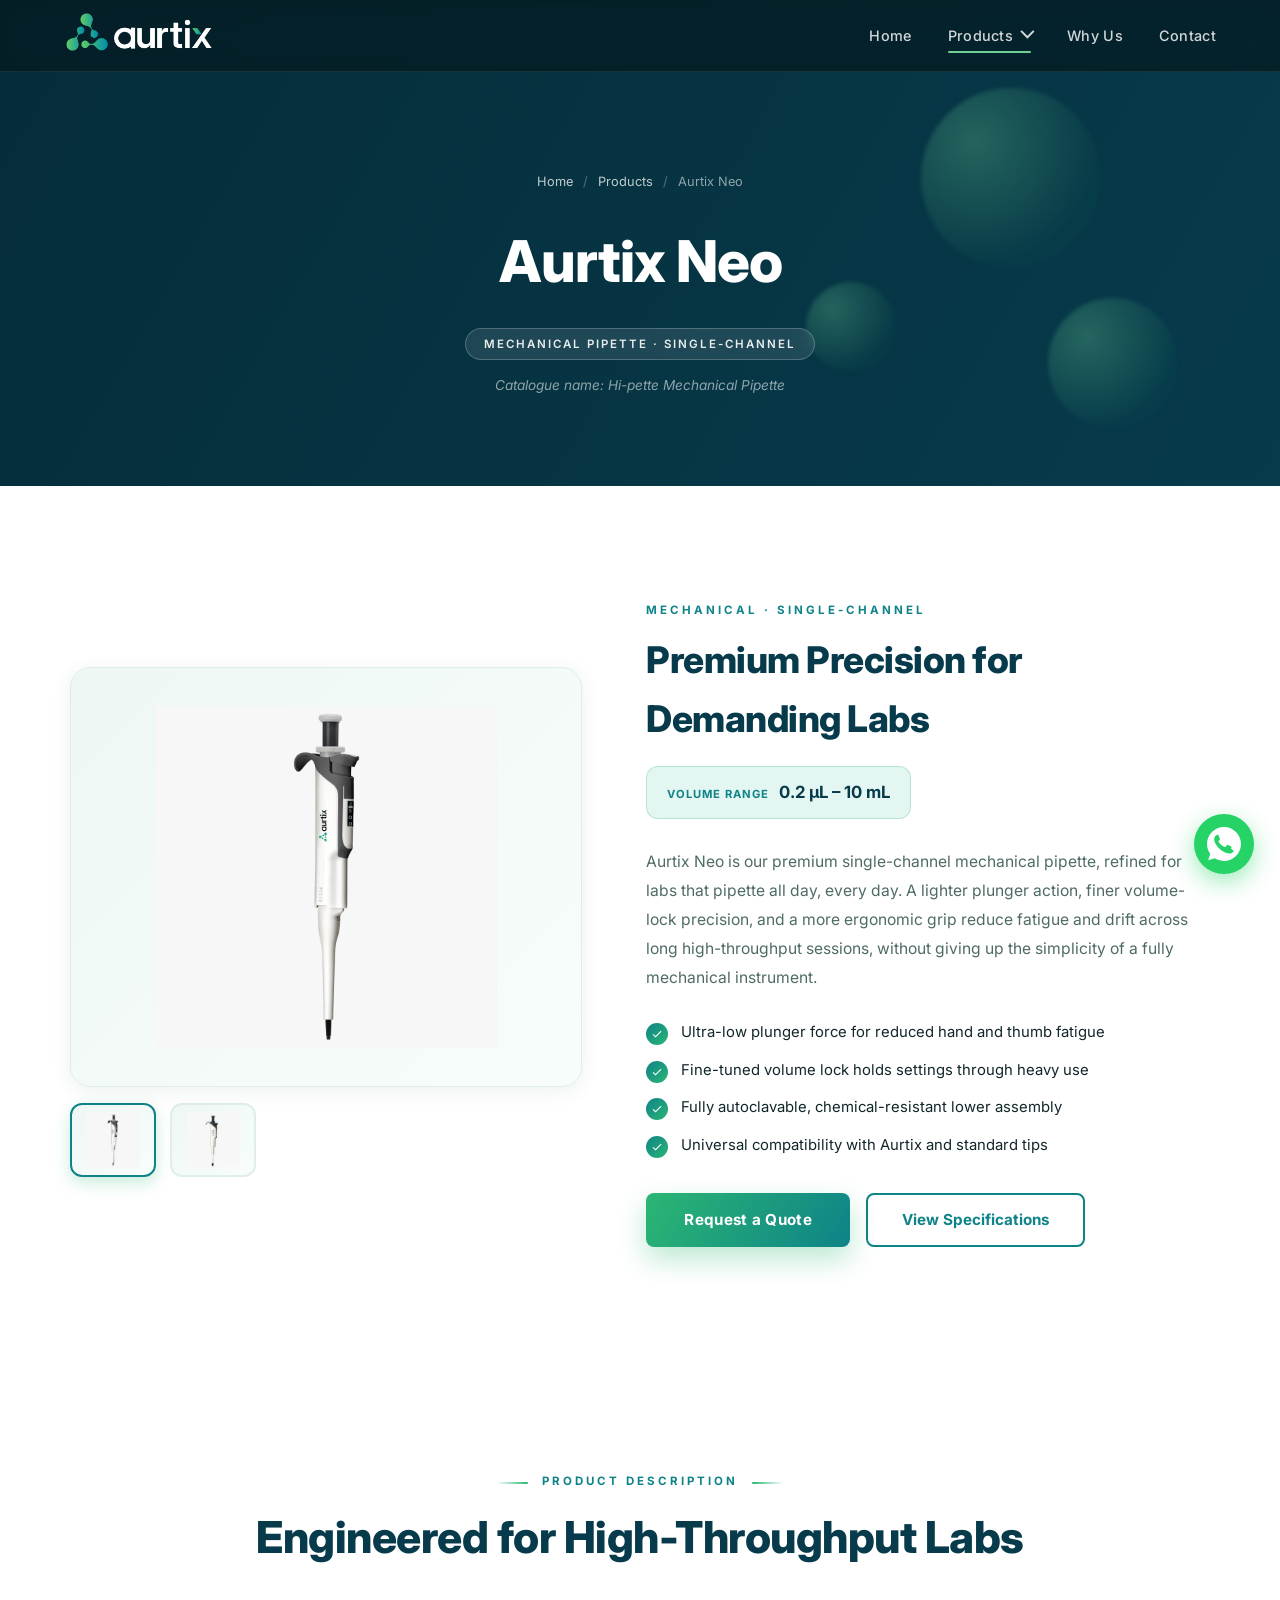
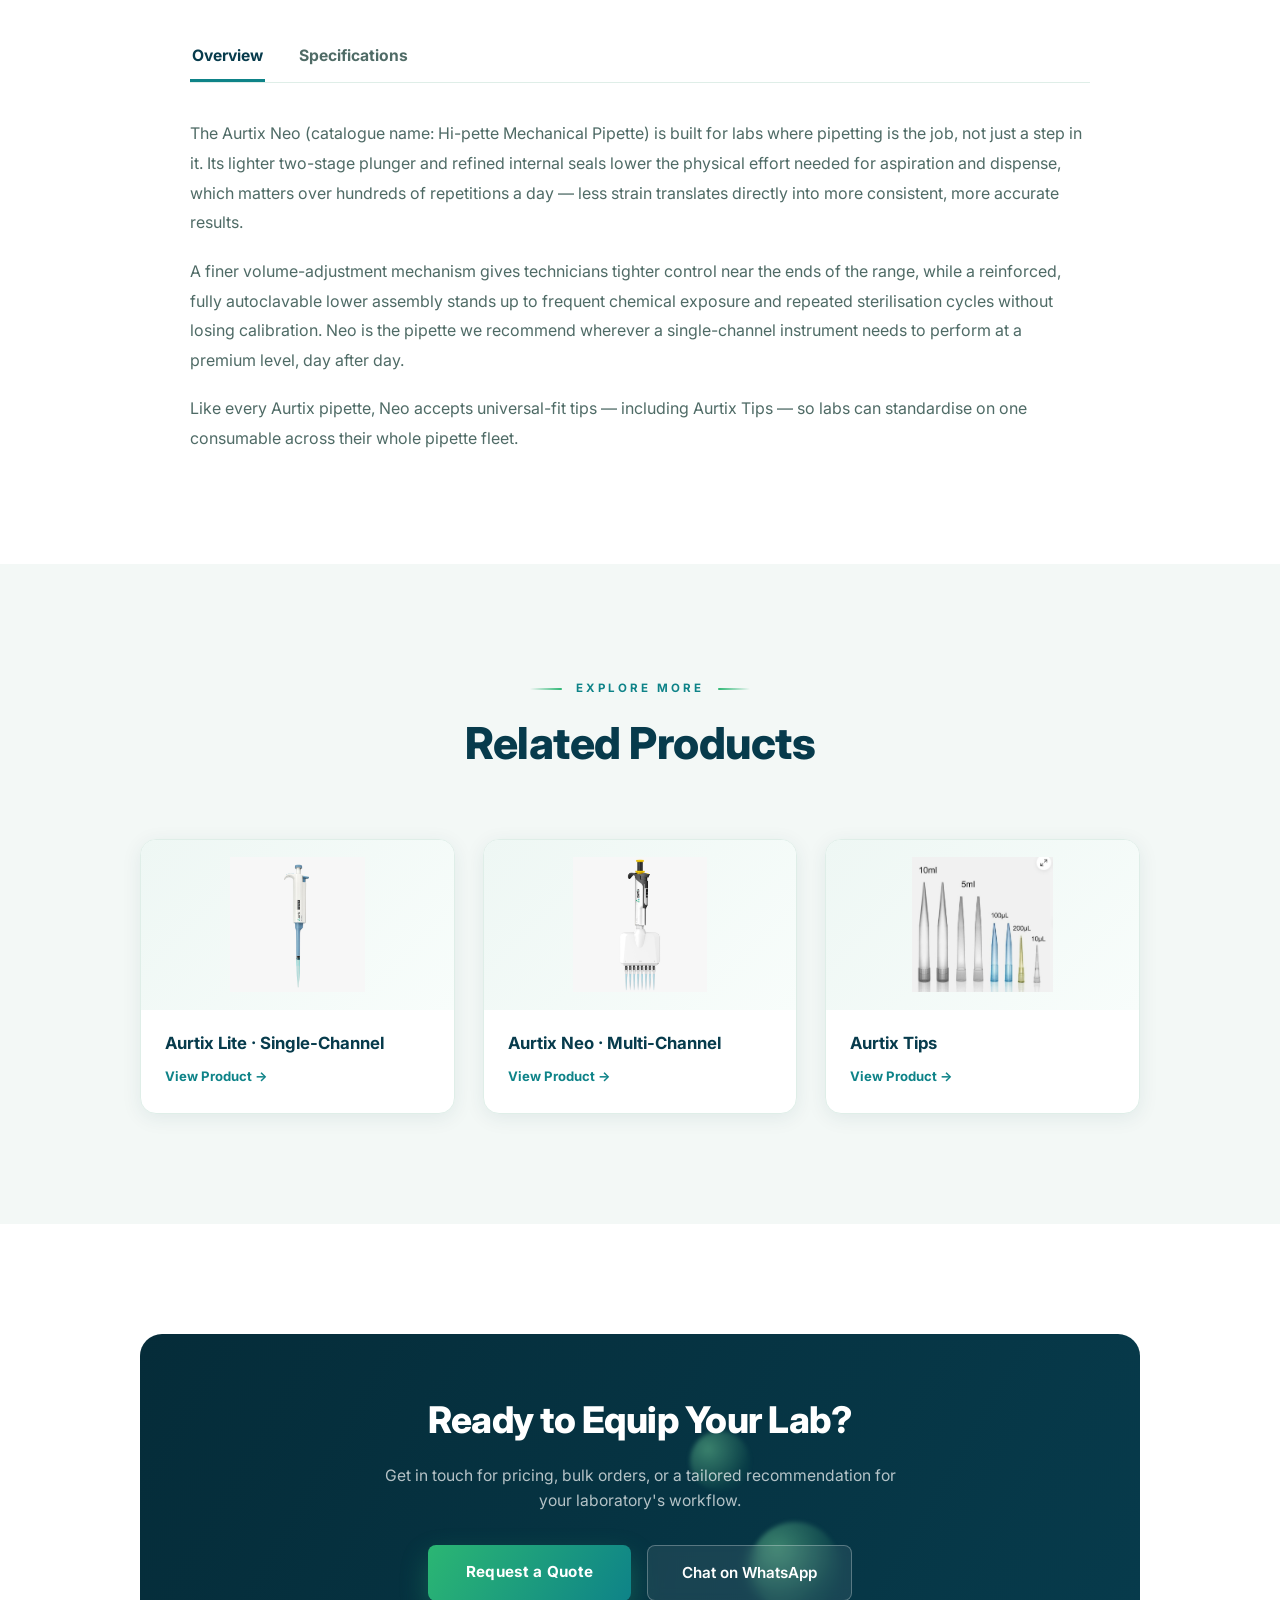
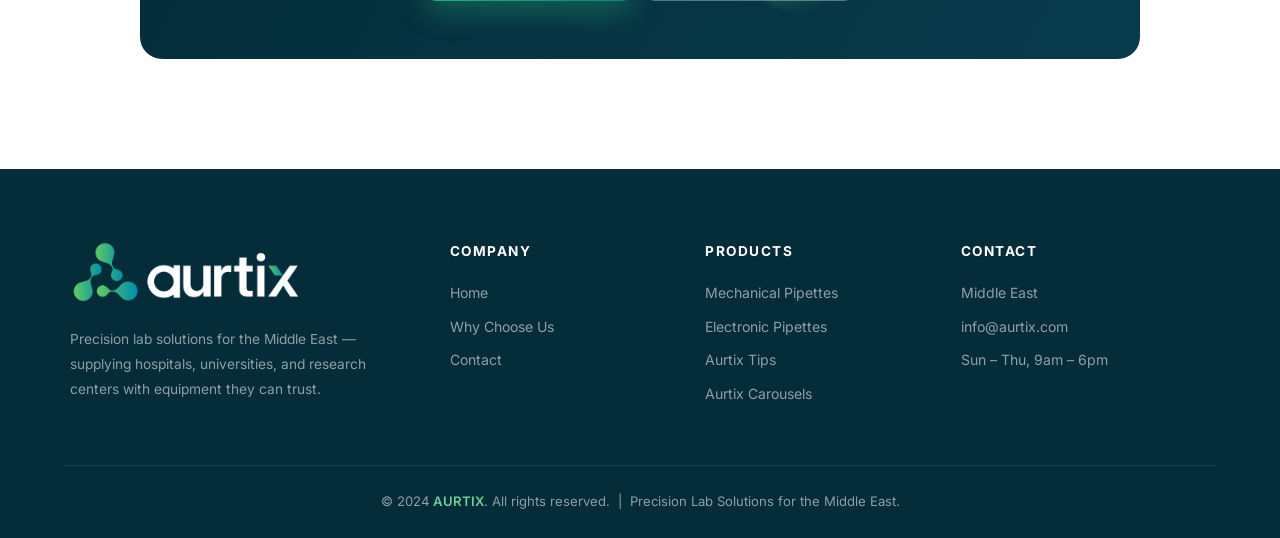
<file: aurtix-neo-single.html>
<!DOCTYPE html>
<html lang="en">
<head>
    <meta charset="UTF-8">
    <meta name="viewport" content="width=device-width, initial-scale=1.0">
    <title>Aurtix Neo (Single-Channel) — AURTIX Precision Lab Solutions</title>
    <link rel="preconnect" href="https://fonts.googleapis.com">
    <link rel="preconnect" href="https://fonts.gstatic.com" crossorigin>
    <link href="https://fonts.googleapis.com/css2?family=Inter:wght@400;500;600;700;800&display=swap" rel="stylesheet">
    <link rel="stylesheet" href="css/style.css">
</head>
<body>

<!-- ── Navigation ── -->
<nav id="navbar" class="scrolled">
    <a href="index.html"><img src="images/logo-white.png" alt="AURTIX" class="nav-logo"></a>
    <button class="hamburger" id="hamburger" aria-label="Toggle menu">
        <span></span><span></span><span></span>
    </button>
    <ul class="nav-links">
        <li><a href="index.html">Home</a></li>
        <li class="has-dropdown active">
            <a href="index.html#products">Products <i class="chevron"></i></a>
            <div class="dropdown dropdown-mega">
                <div class="dropdown-col dropdown-col-wide">
                    <a class="dd-col-link" href="mechanical-pipettes.html">View All Mechanical Pipettes &#8594;</a>
                    <div class="dropdown-group" role="presentation">Mechanical — Single-Channel</div>
                    <ul>
                        <li><a href="aurtix-lite-single.html"><span class="dd-text">Aurtix Lite<small>TopPette</small></span></a></li>
                        <li><a href="aurtix-neo-single.html"><span class="dd-text">Aurtix Neo<small>Hi-pette</small></span></a></li>
                    </ul>
                    <div class="dropdown-group" role="presentation">Mechanical — Multi-Channel</div>
                    <ul>
                        <li><a href="aurtix-lite-multi.html"><span class="dd-text">Aurtix Lite<small>TopPette</small></span></a></li>
                        <li><a href="aurtix-neo-multi.html"><span class="dd-text">Aurtix Neo<small>Hi-pette</small></span></a></li>
                    </ul>
                    <div class="dropdown-group" role="presentation">Electronic</div>
                    <ul>
                        <li><a href="aurtix-exa.html"><span class="dd-text">Aurtix Exa<small>Electronic Pipette</small></span></a></li>
                    </ul>
                </div>
                <div class="dropdown-col">
                    <div class="dropdown-group" role="presentation">Consumables</div>
                    <ul>
                        <li><a href="aurtix-tips.html"><span class="dd-text">Aurtix Tips</span></a></li>
                    </ul>
                </div>
                <div class="dropdown-col">
                    <div class="dropdown-group" role="presentation">Accessories</div>
                    <ul>
                        <li><a href="aurtix-carousels.html"><span class="dd-text">Aurtix Carousels</span></a></li>
                    </ul>
                </div>
            </div>
        </li>
        <li><a href="index.html#why">Why Us</a></li>
        <li><a href="index.html#contact">Contact</a></li>
    </ul>
</nav>

<!-- ── Page Hero ── -->
<header class="page-hero">
    <div class="orb orb-1"></div>
    <div class="orb orb-2"></div>
    <div class="orb orb-3"></div>
    <div class="breadcrumb">
        <a href="index.html">Home</a>
        <span class="sep">/</span>
        <a href="index.html#products">Products</a>
        <span class="sep">/</span>
        <span>Aurtix Neo</span>
    </div>
    <h1>Aurtix Neo</h1>
    <span class="page-tag">Mechanical Pipette · Single-Channel</span>
    <span class="catalogue-name">Catalogue name: Hi-pette Mechanical Pipette</span>
</header>

<!-- ── Overview ── -->
<section class="overview">
    <div class="product-overview">
        <div class="reveal reveal-left">
            <div class="gallery-main">
                <img id="gallery-main-img" src="images/products/aurtix_neo_single_1.jpeg" alt="Aurtix Neo Single-Channel Pipette">
            </div>
            <div class="gallery-thumbs">
                <button class="active" onclick="swapGallery(this, 'images/products/aurtix_neo_single_1.jpeg')"><img src="images/products/aurtix_neo_single_1.jpeg" alt="Aurtix Neo view 1"></button>
                <button onclick="swapGallery(this, 'images/products/aurtix_neo_single_2.jpeg')"><img src="images/products/aurtix_neo_single_2.jpeg" alt="Aurtix Neo view 2"></button>
            </div>
        </div>
        <div class="overview-text reveal reveal-right">
            <span class="section-tag">Mechanical · Single-Channel</span>
            <h2>Premium Precision for Demanding Labs</h2>
            <div class="volume-stat">
                <span class="label">Volume Range</span>
                <span class="value">0.2 µL – 10 mL</span>
            </div>
            <p>Aurtix Neo is our premium single-channel mechanical pipette, refined for labs that pipette all day, every day. A lighter plunger action, finer volume-lock precision, and a more ergonomic grip reduce fatigue and drift across long high-throughput sessions, without giving up the simplicity of a fully mechanical instrument.</p>
            <ul class="feature-list">
                <li><span class="check"><svg viewBox="0 0 24 24"><path d="M9 16.2 4.8 12l-1.4 1.4L9 19 21 7l-1.4-1.4L9 16.2z"/></svg></span>Ultra-low plunger force for reduced hand and thumb fatigue</li>
                <li><span class="check"><svg viewBox="0 0 24 24"><path d="M9 16.2 4.8 12l-1.4 1.4L9 19 21 7l-1.4-1.4L9 16.2z"/></svg></span>Fine-tuned volume lock holds settings through heavy use</li>
                <li><span class="check"><svg viewBox="0 0 24 24"><path d="M9 16.2 4.8 12l-1.4 1.4L9 19 21 7l-1.4-1.4L9 16.2z"/></svg></span>Fully autoclavable, chemical-resistant lower assembly</li>
                <li><span class="check"><svg viewBox="0 0 24 24"><path d="M9 16.2 4.8 12l-1.4 1.4L9 19 21 7l-1.4-1.4L9 16.2z"/></svg></span>Universal compatibility with Aurtix and standard tips</li>
            </ul>
            <div class="overview-actions">
                <a href="index.html#contact" class="btn-primary">Request a Quote</a>
                <a href="#description" class="btn-outline">View Specifications</a>
            </div>
        </div>
    </div>
</section>

<!-- ── Product Description ── -->
<section id="description">
    <div class="section-header reveal">
        <span class="section-tag">Product Description</span>
        <h2>Engineered for High-Throughput Labs</h2>
    </div>
    <div class="product-description reveal">
        <div class="tab-bar">
            <button class="tab-btn active" onclick="switchTab(this, 'overview')">Overview</button>
            <button class="tab-btn" onclick="switchTab(this, 'specs')">Specifications</button>
        </div>
        <div class="tab-panel active" data-tab="overview">
            <p>The Aurtix Neo (catalogue name: Hi-pette Mechanical Pipette) is built for labs where pipetting is the job, not just a step in it. Its lighter two-stage plunger and refined internal seals lower the physical effort needed for aspiration and dispense, which matters over hundreds of repetitions a day — less strain translates directly into more consistent, more accurate results.</p>
            <p>A finer volume-adjustment mechanism gives technicians tighter control near the ends of the range, while a reinforced, fully autoclavable lower assembly stands up to frequent chemical exposure and repeated sterilisation cycles without losing calibration. Neo is the pipette we recommend wherever a single-channel instrument needs to perform at a premium level, day after day.</p>
            <p>Like every Aurtix pipette, Neo accepts universal-fit tips — including Aurtix Tips — so labs can standardise on one consumable across their whole pipette fleet.</p>
        </div>
        <div class="tab-panel" data-tab="specs">
            <div class="specs-wrap">
                <table class="specs-table">
                    <thead>
                        <tr><th>Specification</th><th>Detail</th></tr>
                    </thead>
                    <tbody>
                        <tr><td>Catalogue Name</td><td>Hi-pette Mechanical Pipette</td></tr>
                        <tr><td>Channels</td><td>Single-channel</td></tr>
                        <tr><td>Volume Range</td><td>0.2 µL – 10 mL</td></tr>
                        <tr><td>Adjustment</td><td>Fine-tuned mechanical dial with click-stop lock</td></tr>
                        <tr><td>Accuracy</td><td>Conforms to ISO 8655 requirements, premium-grade tolerances</td></tr>
                        <tr><td>Sterilisation</td><td>Fully autoclavable lower assembly (121 °C)</td></tr>
                        <tr><td>Tip Compatibility</td><td>Universal — fits Aurtix and all major tip brands</td></tr>
                        <tr><td>Calibration</td><td>Factory calibrated; user recalibration supported</td></tr>
                    </tbody>
                </table>
            </div>
        </div>
    </div>
</section>

<!-- ── Related Products ── -->
<section class="related">
    <div class="section-header reveal">
        <span class="section-tag">Explore More</span>
        <h2>Related Products</h2>
    </div>
    <div class="related-grid stagger">
        <a class="related-card reveal" href="aurtix-lite-single.html">
            <div class="img-wrap"><img src="images/products/aurtix_lite_1.jpeg" alt="Aurtix Lite Single-Channel"></div>
            <div class="rc-body">
                <h4>Aurtix Lite · Single-Channel</h4>
                <span>View Product &#8594;</span>
            </div>
        </a>
        <a class="related-card reveal" href="aurtix-neo-multi.html">
            <div class="img-wrap"><img src="images/products/aurtix_neo_multi_1.jpeg" alt="Aurtix Neo Multi-Channel"></div>
            <div class="rc-body">
                <h4>Aurtix Neo · Multi-Channel</h4>
                <span>View Product &#8594;</span>
            </div>
        </a>
        <a class="related-card reveal" href="aurtix-tips.html">
            <div class="img-wrap"><img src="images/tips.jpeg" alt="Aurtix Tips"></div>
            <div class="rc-body">
                <h4>Aurtix Tips</h4>
                <span>View Product &#8594;</span>
            </div>
        </a>
    </div>
</section>

<!-- ── CTA ── -->
<section>
    <div class="cta-banner reveal">
        <div class="orb orb-2"></div>
        <div class="orb orb-4"></div>
        <h2>Ready to Equip Your Lab?</h2>
        <p>Get in touch for pricing, bulk orders, or a tailored recommendation for your laboratory's workflow.</p>
        <div class="hero-actions">
            <a href="index.html#contact" class="btn-primary">Request a Quote</a>
            <a href="https://wa.me/971567278715" target="_blank" rel="noopener" class="btn-ghost">Chat on WhatsApp</a>
        </div>
    </div>
</section>

<!-- ── Footer ── -->
<footer>
    <div class="footer-grid">
        <div class="footer-brand">
            <img src="images/logo-white.png" alt="AURTIX">
            <p>Precision lab solutions for the Middle East — supplying hospitals, universities, and research centers with equipment they can trust.</p>
        </div>
        <div class="footer-col">
            <h4>Company</h4>
            <ul>
                <li><a href="index.html">Home</a></li>
                <!-- <li><a href="index.html#mission">About Us</a></li> -->
                <li><a href="index.html#why">Why Choose Us</a></li>
                <li><a href="index.html#contact">Contact</a></li>
            </ul>
        </div>
        <div class="footer-col">
            <h4>Products</h4>
            <ul>
                <li><a href="mechanical-pipettes.html">Mechanical Pipettes</a></li>
                <li><a href="aurtix-exa.html">Electronic Pipettes</a></li>
                <li><a href="aurtix-tips.html">Aurtix Tips</a></li>
                <li><a href="aurtix-carousels.html">Aurtix Carousels</a></li>
            </ul>
        </div>
        <div class="footer-col">
            <h4>Contact</h4>
            <ul>
                <li>Middle East</li>
                <li>info@aurtix.com</li>
                <li>Sun – Thu, 9am – 6pm</li>
            </ul>
        </div>
    </div>
    <div class="footer-bottom">
        <p>&copy; 2024 <span>AURTIX</span>. All rights reserved. &nbsp;|&nbsp; Precision Lab Solutions for the Middle East.</p>
    </div>
</footer>

<!-- ── WhatsApp Floating Button ── -->
<a href="https://wa.me/971567278715" target="_blank" rel="noopener" class="whatsapp-float" aria-label="Chat with us on WhatsApp">
    <span class="wa-tooltip">Chat with the founder</span>
    <svg viewBox="0 0 32 32" xmlns="http://www.w3.org/2000/svg">
        <path d="M16.004 0h-.008C7.174 0 0 7.176 0 16c0 3.498 1.13 6.74 3.05 9.37L1.05 31.34l6.18-1.976A15.9 15.9 0 0 0 16.004 32C24.826 32 32 24.822 32 16S24.826 0 16.004 0zm9.318 22.594c-.386 1.09-1.92 1.994-3.142 2.258-.836.178-1.928.32-5.604-1.204-4.7-1.948-7.726-6.724-7.962-7.034-.226-.31-1.9-2.53-1.9-4.826 0-2.296 1.166-3.424 1.636-3.904.386-.394.846-.574 1.328-.574.156 0 .296.008.422.014.382.016.574.038.826.64.314.756 1.078 2.652 1.17 2.846.094.194.188.456.056.766-.124.32-.234.46-.444.708-.21.248-.41.438-.62.704-.192.232-.408.482-.166.898.242.408 1.076 1.772 2.31 2.87 1.592 1.418 2.886 1.87 3.346 2.062.342.142.75.108 1.002-.16.32-.342.714-.91 1.116-1.47.286-.4.648-.45.99-.32.348.124 2.206 1.04 2.586 1.23.38.19.632.282.726.44.092.158.092.91-.294 2z"/>
    </svg>
</a>

<script src="js/main.js"></script>

</body>
</html>
</file>
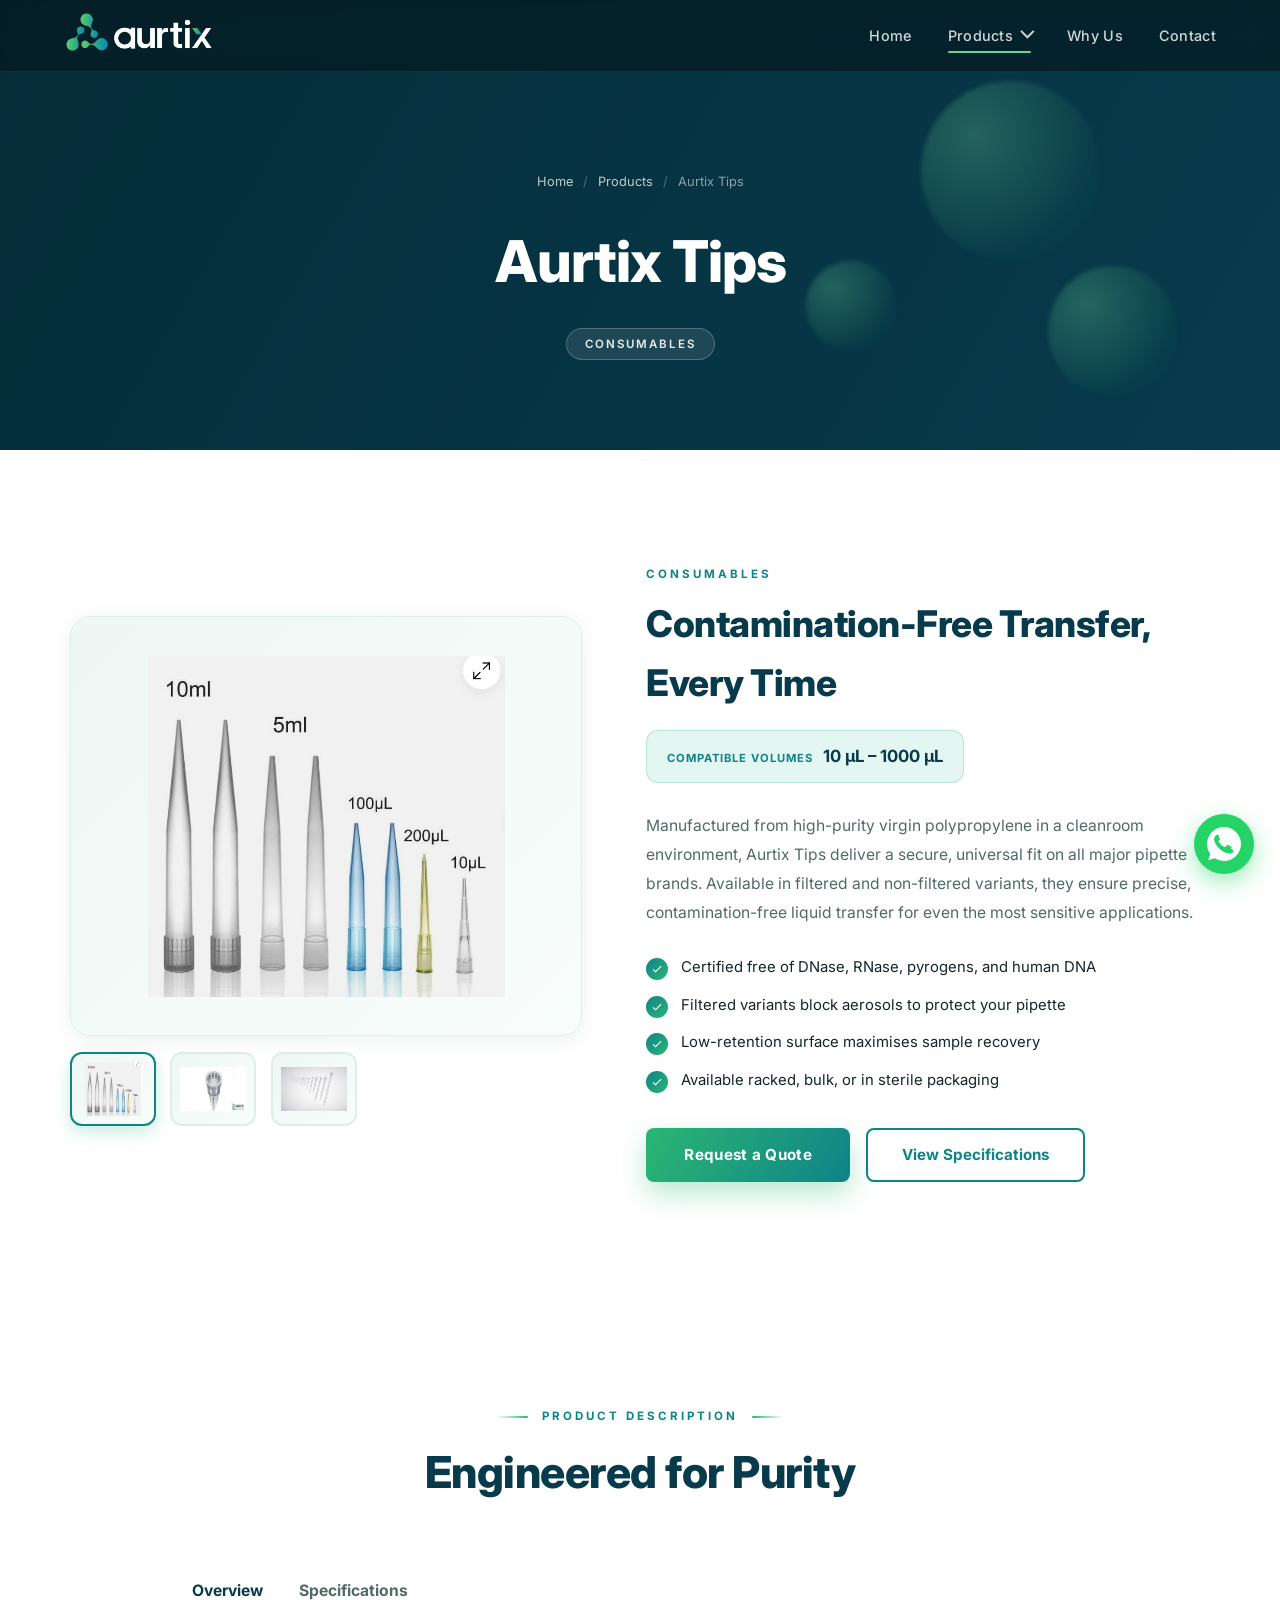
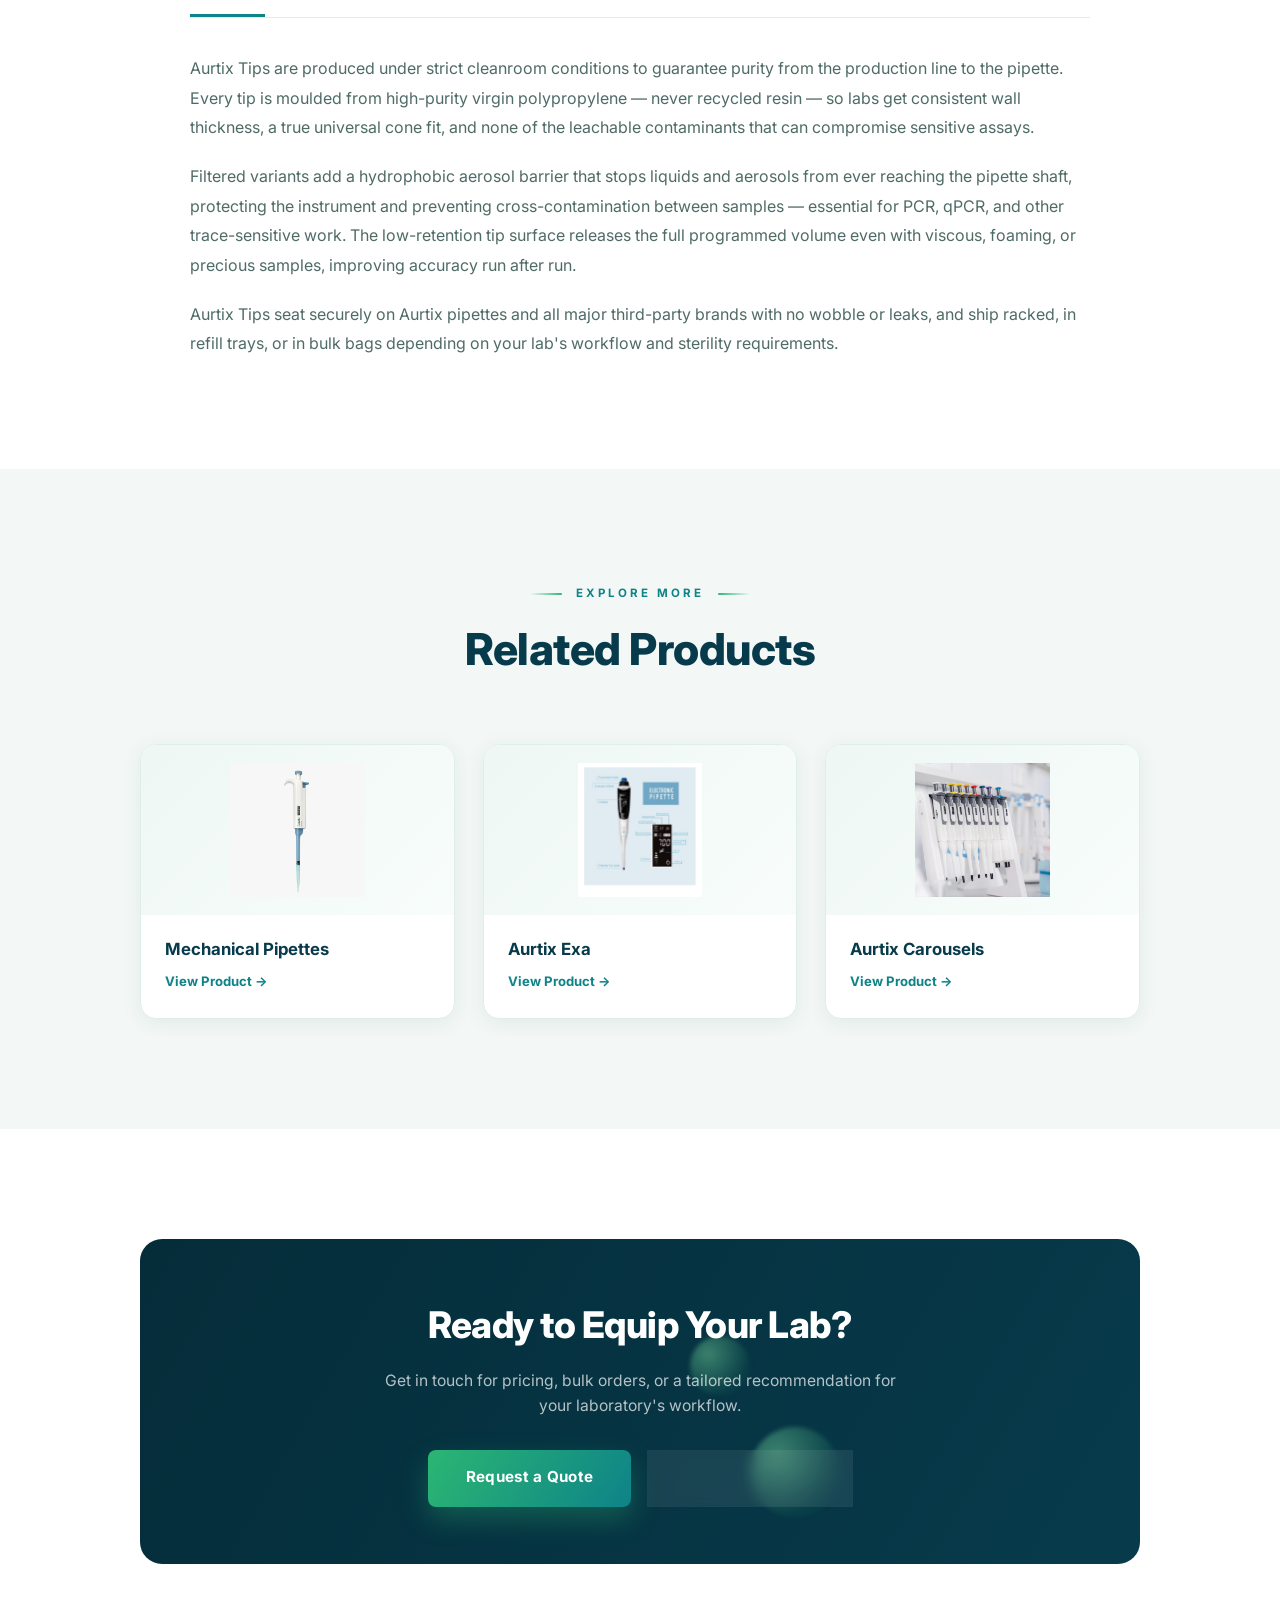
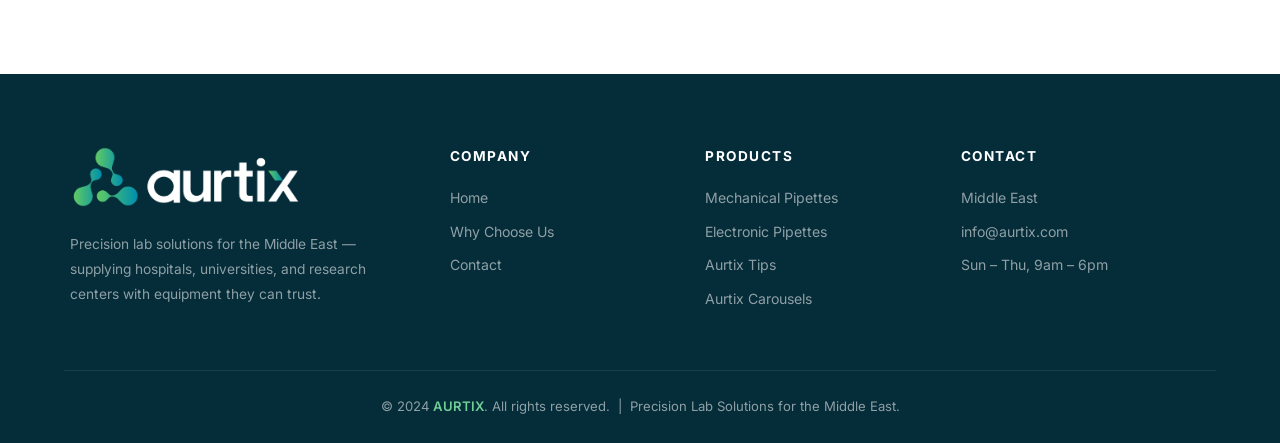
<file: aurtix-tips.html>
<!DOCTYPE html>
<html lang="en">
<head>
    <meta charset="UTF-8">
    <meta name="viewport" content="width=device-width, initial-scale=1.0">
    <title>Aurtix Tips — AURTIX Precision Lab Solutions</title>
    <link rel="preconnect" href="https://fonts.googleapis.com">
    <link rel="preconnect" href="https://fonts.gstatic.com" crossorigin>
    <link href="https://fonts.googleapis.com/css2?family=Inter:wght@400;500;600;700;800&display=swap" rel="stylesheet">
    <link rel="stylesheet" href="css/style.css">
</head>
<body>

<!-- ── Navigation ── -->
<nav id="navbar" class="scrolled">
    <a href="index.html"><img src="images/logo-white.png" alt="AURTIX" class="nav-logo"></a>
    <button class="hamburger" id="hamburger" aria-label="Toggle menu">
        <span></span><span></span><span></span>
    </button>
    <ul class="nav-links">
        <li><a href="index.html">Home</a></li>
        <li class="has-dropdown active">
            <a href="index.html#products">Products <i class="chevron"></i></a>
            <div class="dropdown dropdown-mega">
                <div class="dropdown-col dropdown-col-wide">
                    <a class="dd-col-link" href="mechanical-pipettes.html">View All Mechanical Pipettes &#8594;</a>
                    <div class="dropdown-group" role="presentation">Mechanical — Single-Channel</div>
                    <ul>
                        <li><a href="aurtix-lite-single.html"><span class="dd-text">Aurtix Lite<small>TopPette</small></span></a></li>
                        <li><a href="aurtix-neo-single.html"><span class="dd-text">Aurtix Neo<small>Hi-pette</small></span></a></li>
                    </ul>
                    <div class="dropdown-group" role="presentation">Mechanical — Multi-Channel</div>
                    <ul>
                        <li><a href="aurtix-lite-multi.html"><span class="dd-text">Aurtix Lite<small>TopPette</small></span></a></li>
                        <li><a href="aurtix-neo-multi.html"><span class="dd-text">Aurtix Neo<small>Hi-pette</small></span></a></li>
                    </ul>
                    <div class="dropdown-group" role="presentation">Electronic</div>
                    <ul>
                        <li><a href="aurtix-exa.html"><span class="dd-text">Aurtix Exa<small>Electronic Pipette</small></span></a></li>
                    </ul>
                </div>
                <div class="dropdown-col">
                    <div class="dropdown-group" role="presentation">Consumables</div>
                    <ul>
                        <li><a href="aurtix-tips.html"><span class="dd-text">Aurtix Tips</span></a></li>
                    </ul>
                </div>
                <div class="dropdown-col">
                    <div class="dropdown-group" role="presentation">Accessories</div>
                    <ul>
                        <li><a href="aurtix-carousels.html"><span class="dd-text">Aurtix Carousels</span></a></li>
                    </ul>
                </div>
            </div>
        </li>
        <li><a href="index.html#why">Why Us</a></li>
        <li><a href="index.html#contact">Contact</a></li>
    </ul>
</nav>

<!-- ── Page Hero ── -->
<header class="page-hero">
    <div class="orb orb-1"></div>
    <div class="orb orb-2"></div>
    <div class="orb orb-3"></div>
    <div class="breadcrumb">
        <a href="index.html">Home</a>
        <span class="sep">/</span>
        <a href="index.html#products">Products</a>
        <span class="sep">/</span>
        <span>Aurtix Tips</span>
    </div>
    <h1>Aurtix Tips</h1>
    <span class="page-tag">Consumables</span>
</header>

<!-- ── Overview ── -->
<section class="overview">
    <div class="product-overview">
        <div class="reveal reveal-left">
            <div class="gallery-main">
                <img id="gallery-main-img" src="images/tips.jpeg" alt="Aurtix Tips">
            </div>
            <div class="gallery-thumbs">
                <button class="active" onclick="swapGallery(this, 'images/tips.jpeg')"><img src="images/tips.jpeg" alt="Aurtix Tips view 1"></button>
                <button onclick="swapGallery(this, 'images/tips_1.avif')"><img src="images/tips_1.avif" alt="Aurtix Tips view 2"></button>
                <button onclick="swapGallery(this, 'images/tips_2.avif')"><img src="images/tips_2.avif" alt="Aurtix Tips view 3"></button>
            </div>
        </div>
        <div class="overview-text reveal reveal-right">
            <span class="section-tag">Consumables</span>
            <h2>Contamination-Free Transfer, Every Time</h2>
            <div class="volume-stat">
                <span class="label">Compatible Volumes</span>
                <span class="value">10 µL – 1000 µL</span>
            </div>
            <p>Manufactured from high-purity virgin polypropylene in a cleanroom environment, Aurtix Tips deliver a secure, universal fit on all major pipette brands. Available in filtered and non-filtered variants, they ensure precise, contamination-free liquid transfer for even the most sensitive applications.</p>
            <ul class="feature-list">
                <li><span class="check"><svg viewBox="0 0 24 24"><path d="M9 16.2 4.8 12l-1.4 1.4L9 19 21 7l-1.4-1.4L9 16.2z"/></svg></span>Certified free of DNase, RNase, pyrogens, and human DNA</li>
                <li><span class="check"><svg viewBox="0 0 24 24"><path d="M9 16.2 4.8 12l-1.4 1.4L9 19 21 7l-1.4-1.4L9 16.2z"/></svg></span>Filtered variants block aerosols to protect your pipette</li>
                <li><span class="check"><svg viewBox="0 0 24 24"><path d="M9 16.2 4.8 12l-1.4 1.4L9 19 21 7l-1.4-1.4L9 16.2z"/></svg></span>Low-retention surface maximises sample recovery</li>
                <li><span class="check"><svg viewBox="0 0 24 24"><path d="M9 16.2 4.8 12l-1.4 1.4L9 19 21 7l-1.4-1.4L9 16.2z"/></svg></span>Available racked, bulk, or in sterile packaging</li>
            </ul>
            <div class="overview-actions">
                <a href="index.html#contact" class="btn-primary">Request a Quote</a>
                <a href="#description" class="btn-outline">View Specifications</a>
            </div>
        </div>
    </div>
</section>

<!-- ── Product Description ── -->
<section id="description">
    <div class="section-header reveal">
        <span class="section-tag">Product Description</span>
        <h2>Engineered for Purity</h2>
    </div>
    <div class="product-description reveal">
        <div class="tab-bar">
            <button class="tab-btn active" onclick="switchTab(this, 'overview')">Overview</button>
            <button class="tab-btn" onclick="switchTab(this, 'specs')">Specifications</button>
        </div>
        <div class="tab-panel active" data-tab="overview">
            <p>Aurtix Tips are produced under strict cleanroom conditions to guarantee purity from the production line to the pipette. Every tip is moulded from high-purity virgin polypropylene — never recycled resin — so labs get consistent wall thickness, a true universal cone fit, and none of the leachable contaminants that can compromise sensitive assays.</p>
            <p>Filtered variants add a hydrophobic aerosol barrier that stops liquids and aerosols from ever reaching the pipette shaft, protecting the instrument and preventing cross-contamination between samples — essential for PCR, qPCR, and other trace-sensitive work. The low-retention tip surface releases the full programmed volume even with viscous, foaming, or precious samples, improving accuracy run after run.</p>
            <p>Aurtix Tips seat securely on Aurtix pipettes and all major third-party brands with no wobble or leaks, and ship racked, in refill trays, or in bulk bags depending on your lab's workflow and sterility requirements.</p>
        </div>
        <div class="tab-panel" data-tab="specs">
            <div class="specs-wrap">
                <table class="specs-table">
                    <thead>
                        <tr><th>Specification</th><th>Detail</th></tr>
                    </thead>
                    <tbody>
                        <tr><td>Material</td><td>High-purity virgin polypropylene</td></tr>
                        <tr><td>Compatible Volumes</td><td>10 µL – 1000 µL</td></tr>
                        <tr><td>Discrete Sizes</td><td>10 µL, 20 µL, 200 µL, 300 µL, 1000 µL</td></tr>
                        <tr><td>Variants</td><td>Filtered (aerosol barrier) &amp; non-filtered</td></tr>
                        <tr><td>Purity</td><td>DNase / RNase / pyrogen / human-DNA free</td></tr>
                        <tr><td>Sterility</td><td>Sterile and non-sterile options available</td></tr>
                        <tr><td>Packaging</td><td>Racked, refill trays, or bulk bags</td></tr>
                        <tr><td>Compatibility</td><td>Universal — fits Aurtix and all major pipette brands</td></tr>
                    </tbody>
                </table>
            </div>
        </div>
    </div>
</section>

<!-- ── Related Products ── -->
<section class="related">
    <div class="section-header reveal">
        <span class="section-tag">Explore More</span>
        <h2>Related Products</h2>
    </div>
    <div class="related-grid stagger">
        <a class="related-card reveal" href="mechanical-pipettes.html">
            <div class="img-wrap"><img src="images/products/aurtix_lite_1.jpeg" alt="Mechanical Pipettes"></div>
            <div class="rc-body">
                <h4>Mechanical Pipettes</h4>
                <span>View Product &#8594;</span>
            </div>
        </a>
        <a class="related-card reveal" href="aurtix-exa.html">
            <div class="img-wrap"><img src="images/products/aurtix_exa_1.jpeg" alt="Aurtix Exa"></div>
            <div class="rc-body">
                <h4>Aurtix Exa</h4>
                <span>View Product &#8594;</span>
            </div>
        </a>
        <a class="related-card reveal" href="aurtix-carousels.html">
            <div class="img-wrap"><img src="images/products/pipette_stand_linear_1.jpeg" alt="Aurtix Carousels"></div>
            <div class="rc-body">
                <h4>Aurtix Carousels</h4>
                <span>View Product &#8594;</span>
            </div>
        </a>
    </div>
</section>

<!-- ── CTA ── -->
<section>
    <div class="cta-banner reveal">
        <div class="orb orb-2"></div>
        <div class="orb orb-4"></div>
        <h2>Ready to Equip Your Lab?</h2>
        <p>Get in touch for pricing, bulk orders, or a tailored recommendation for your laboratory's workflow.</p>
        <div class="hero-actions">
            <a href="index.html#contact" class="btn-primary">Request a Quote</a>
            <a href="https://wa.me/971567278715" target="_blank" rel="noopener" class="btn-ghost">Chat on WhatsApp</a>
        </div>
    </div>
</section>

<!-- ── Footer ── -->
<footer>
    <div class="footer-grid">
        <div class="footer-brand">
            <img src="images/logo-white.png" alt="AURTIX">
            <p>Precision lab solutions for the Middle East — supplying hospitals, universities, and research centers with equipment they can trust.</p>
        </div>
        <div class="footer-col">
            <h4>Company</h4>
            <ul>
                <li><a href="index.html">Home</a></li>
                <!-- <li><a href="index.html#mission">About Us</a></li> -->
                <li><a href="index.html#why">Why Choose Us</a></li>
                <li><a href="index.html#contact">Contact</a></li>
            </ul>
        </div>
        <div class="footer-col">
            <h4>Products</h4>
            <ul>
                <li><a href="mechanical-pipettes.html">Mechanical Pipettes</a></li>
                <li><a href="aurtix-exa.html">Electronic Pipettes</a></li>
                <li><a href="aurtix-tips.html">Aurtix Tips</a></li>
                <li><a href="aurtix-carousels.html">Aurtix Carousels</a></li>
            </ul>
        </div>
        <div class="footer-col">
            <h4>Contact</h4>
            <ul>
                <li>Middle East</li>
                <li>info@aurtix.com</li>
                <li>Sun – Thu, 9am – 6pm</li>
            </ul>
        </div>
    </div>
    <div class="footer-bottom">
        <p>&copy; 2024 <span>AURTIX</span>. All rights reserved. &nbsp;|&nbsp; Precision Lab Solutions for the Middle East.</p>
    </div>
</footer>

<!-- ── WhatsApp Floating Button ── -->
<a href="https://wa.me/971567278715" target="_blank" rel="noopener" class="whatsapp-float" aria-label="Chat with us on WhatsApp">
    <span class="wa-tooltip">Chat with the founder</span>
    <svg viewBox="0 0 32 32" xmlns="http://www.w3.org/2000/svg">
        <path d="M16.004 0h-.008C7.174 0 0 7.176 0 16c0 3.498 1.13 6.74 3.05 9.37L1.05 31.34l6.18-1.976A15.9 15.9 0 0 0 16.004 32C24.826 32 32 24.822 32 16S24.826 0 16.004 0zm9.318 22.594c-.386 1.09-1.92 1.994-3.142 2.258-.836.178-1.928.32-5.604-1.204-4.7-1.948-7.726-6.724-7.962-7.034-.226-.31-1.9-2.53-1.9-4.826 0-2.296 1.166-3.424 1.636-3.904.386-.394.846-.574 1.328-.574.156 0 .296.008.422.014.382.016.574.038.826.64.314.756 1.078 2.652 1.17 2.846.094.194.188.456.056.766-.124.32-.234.46-.444.708-.21.248-.41.438-.62.704-.192.232-.408.482-.166.898.242.408 1.076 1.772 2.31 2.87 1.592 1.418 2.886 1.87 3.346 2.062.342.142.75.108 1.002-.16.32-.342.714-.91 1.116-1.47.286-.4.648-.45.99-.32.348.124 2.206 1.04 2.586 1.23.38.19.632.282.726.44.092.158.092.91-.294 2z"/>
    </svg>
</a>

<script src="js/main.js"></script>

</body>
</html>
</file>
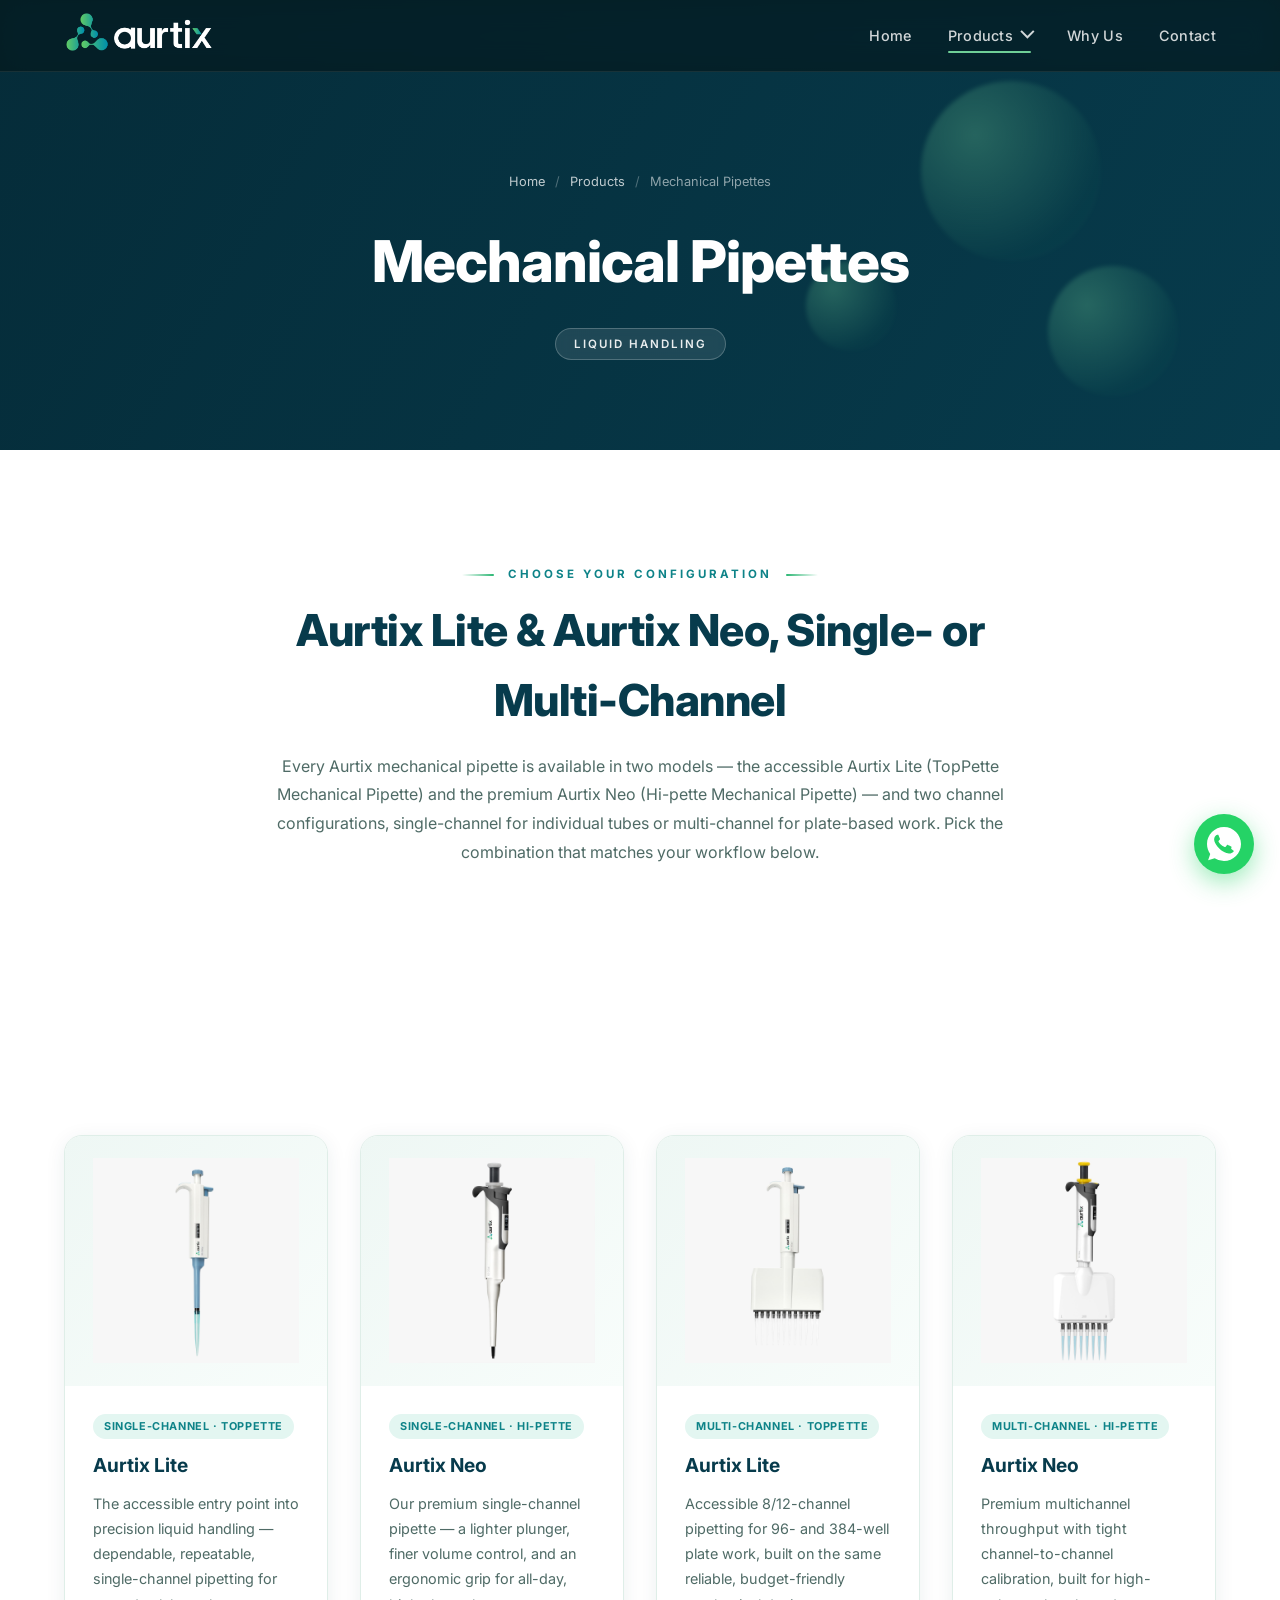
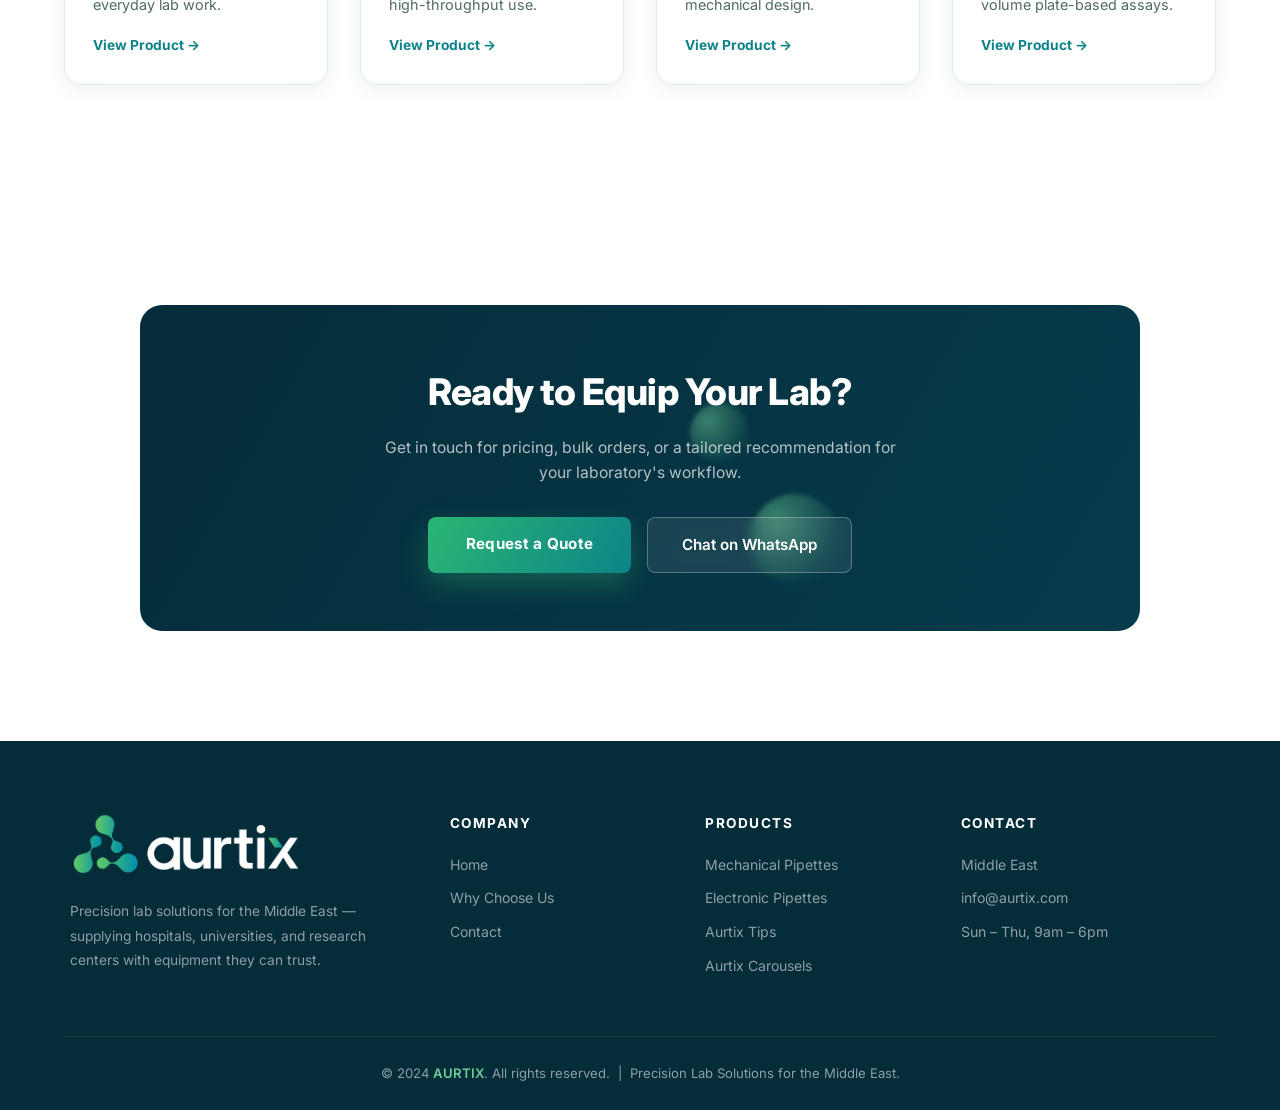
<file: mechanical-pipettes.html>
<!DOCTYPE html>
<html lang="en">
<head>
    <meta charset="UTF-8">
    <meta name="viewport" content="width=device-width, initial-scale=1.0">
    <title>Mechanical Pipettes — AURTIX Precision Lab Solutions</title>
    <link rel="preconnect" href="https://fonts.googleapis.com">
    <link rel="preconnect" href="https://fonts.gstatic.com" crossorigin>
    <link href="https://fonts.googleapis.com/css2?family=Inter:wght@400;500;600;700;800&display=swap" rel="stylesheet">
    <link rel="stylesheet" href="css/style.css">
</head>
<body>

<!-- ── Navigation ── -->
<nav id="navbar" class="scrolled">
    <a href="index.html"><img src="images/logo-white.png" alt="AURTIX" class="nav-logo"></a>
    <button class="hamburger" id="hamburger" aria-label="Toggle menu">
        <span></span><span></span><span></span>
    </button>
    <ul class="nav-links">
        <li><a href="index.html">Home</a></li>
        <li class="has-dropdown active">
            <a href="index.html#products">Products <i class="chevron"></i></a>
            <div class="dropdown dropdown-mega">
                <div class="dropdown-col dropdown-col-wide">
                    <a class="dd-col-link" href="mechanical-pipettes.html">View All Mechanical Pipettes &#8594;</a>
                    <div class="dropdown-group" role="presentation">Mechanical — Single-Channel</div>
                    <ul>
                        <li><a href="aurtix-lite-single.html"><span class="dd-text">Aurtix Lite<small>TopPette</small></span></a></li>
                        <li><a href="aurtix-neo-single.html"><span class="dd-text">Aurtix Neo<small>Hi-pette</small></span></a></li>
                    </ul>
                    <div class="dropdown-group" role="presentation">Mechanical — Multi-Channel</div>
                    <ul>
                        <li><a href="aurtix-lite-multi.html"><span class="dd-text">Aurtix Lite<small>TopPette</small></span></a></li>
                        <li><a href="aurtix-neo-multi.html"><span class="dd-text">Aurtix Neo<small>Hi-pette</small></span></a></li>
                    </ul>
                    <div class="dropdown-group" role="presentation">Electronic</div>
                    <ul>
                        <li><a href="aurtix-exa.html"><span class="dd-text">Aurtix Exa<small>Electronic Pipette</small></span></a></li>
                    </ul>
                </div>
                <div class="dropdown-col">
                    <div class="dropdown-group" role="presentation">Consumables</div>
                    <ul>
                        <li><a href="aurtix-tips.html"><span class="dd-text">Aurtix Tips</span></a></li>
                    </ul>
                </div>
                <div class="dropdown-col">
                    <div class="dropdown-group" role="presentation">Accessories</div>
                    <ul>
                        <li><a href="aurtix-carousels.html"><span class="dd-text">Aurtix Carousels</span></a></li>
                    </ul>
                </div>
            </div>
        </li>
        <li><a href="index.html#why">Why Us</a></li>
        <li><a href="index.html#contact">Contact</a></li>
    </ul>
</nav>

<!-- ── Page Hero ── -->
<header class="page-hero">
    <div class="orb orb-1"></div>
    <div class="orb orb-2"></div>
    <div class="orb orb-3"></div>
    <div class="breadcrumb">
        <a href="index.html">Home</a>
        <span class="sep">/</span>
        <a href="index.html#products">Products</a>
        <span class="sep">/</span>
        <span>Mechanical Pipettes</span>
    </div>
    <h1>Mechanical Pipettes</h1>
    <span class="page-tag">Liquid Handling</span>
</header>

<!-- ── Intro ── -->
<section class="overview">
    <div class="section-header reveal" style="max-width:760px;margin:0 auto 3rem;">
        <span class="section-tag">Choose Your Configuration</span>
        <h2>Aurtix Lite &amp; Aurtix Neo, Single- or Multi-Channel</h2>
        <p style="color:var(--text-muted);font-size:1rem;line-height:1.8;margin-top:1rem;">
            Every Aurtix mechanical pipette is available in two models — the accessible Aurtix Lite (TopPette Mechanical Pipette) and the premium Aurtix Neo (Hi-pette Mechanical Pipette) — and two channel configurations, single-channel for individual tubes or multi-channel for plate-based work. Pick the combination that matches your workflow below.
        </p>
    </div>
</section>

<!-- ── Product grid ── -->
<section>
    <div class="products-grid stagger">
        <a class="product-card reveal" href="aurtix-lite-single.html">
            <div class="carousel">
                <div class="carousel-track">
                    <div class="carousel-slide">
                        <img src="images/products/aurtix_lite_1.jpeg" alt="Aurtix Lite Single-Channel">
                    </div>
                </div>
            </div>
            <div class="product-info">
                <span class="product-tag">Single-Channel · TopPette</span>
                <h3>Aurtix Lite</h3>
                <p>The accessible entry point into precision liquid handling — dependable, repeatable, single-channel pipetting for everyday lab work.</p>
                <span class="product-link">View Product &#8594;</span>
            </div>
        </a>
        <a class="product-card reveal" href="aurtix-neo-single.html">
            <div class="carousel">
                <div class="carousel-track">
                    <div class="carousel-slide">
                        <img src="images/products/aurtix_neo_single_1.jpeg" alt="Aurtix Neo Single-Channel">
                    </div>
                </div>
            </div>
            <div class="product-info">
                <span class="product-tag">Single-Channel · Hi-pette</span>
                <h3>Aurtix Neo</h3>
                <p>Our premium single-channel pipette — a lighter plunger, finer volume control, and an ergonomic grip for all-day, high-throughput use.</p>
                <span class="product-link">View Product &#8594;</span>
            </div>
        </a>
        <a class="product-card reveal" href="aurtix-lite-multi.html">
            <div class="carousel">
                <div class="carousel-track">
                    <div class="carousel-slide">
                        <img src="images/products/aurtix_lite_multi_1.jpeg" alt="Aurtix Lite Multi-Channel">
                    </div>
                </div>
            </div>
            <div class="product-info">
                <span class="product-tag">Multi-Channel · TopPette</span>
                <h3>Aurtix Lite</h3>
                <p>Accessible 8/12-channel pipetting for 96- and 384-well plate work, built on the same reliable, budget-friendly mechanical design.</p>
                <span class="product-link">View Product &#8594;</span>
            </div>
        </a>
        <a class="product-card reveal" href="aurtix-neo-multi.html">
            <div class="carousel">
                <div class="carousel-track">
                    <div class="carousel-slide">
                        <img src="images/products/aurtix_neo_multi_1.jpeg" alt="Aurtix Neo Multi-Channel">
                    </div>
                </div>
            </div>
            <div class="product-info">
                <span class="product-tag">Multi-Channel · Hi-pette</span>
                <h3>Aurtix Neo</h3>
                <p>Premium multichannel throughput with tight channel-to-channel calibration, built for high-volume plate-based assays.</p>
                <span class="product-link">View Product &#8594;</span>
            </div>
        </a>
    </div>
</section>

<!-- ── CTA ── -->
<section>
    <div class="cta-banner reveal">
        <div class="orb orb-2"></div>
        <div class="orb orb-4"></div>
        <h2>Ready to Equip Your Lab?</h2>
        <p>Get in touch for pricing, bulk orders, or a tailored recommendation for your laboratory's workflow.</p>
        <div class="hero-actions">
            <a href="index.html#contact" class="btn-primary">Request a Quote</a>
            <a href="https://wa.me/971567278715" target="_blank" rel="noopener" class="btn-ghost">Chat on WhatsApp</a>
        </div>
    </div>
</section>

<!-- ── Footer ── -->
<footer>
    <div class="footer-grid">
        <div class="footer-brand">
            <img src="images/logo-white.png" alt="AURTIX">
            <p>Precision lab solutions for the Middle East — supplying hospitals, universities, and research centers with equipment they can trust.</p>
        </div>
        <div class="footer-col">
            <h4>Company</h4>
            <ul>
                <li><a href="index.html">Home</a></li>
                <!-- <li><a href="index.html#mission">About Us</a></li> -->
                <li><a href="index.html#why">Why Choose Us</a></li>
                <li><a href="index.html#contact">Contact</a></li>
            </ul>
        </div>
        <div class="footer-col">
            <h4>Products</h4>
            <ul>
                <li><a href="mechanical-pipettes.html">Mechanical Pipettes</a></li>
                <li><a href="aurtix-exa.html">Electronic Pipettes</a></li>
                <li><a href="aurtix-tips.html">Aurtix Tips</a></li>
                <li><a href="aurtix-carousels.html">Aurtix Carousels</a></li>
            </ul>
        </div>
        <div class="footer-col">
            <h4>Contact</h4>
            <ul>
                <li>Middle East</li>
                <li>info@aurtix.com</li>
                <li>Sun – Thu, 9am – 6pm</li>
            </ul>
        </div>
    </div>
    <div class="footer-bottom">
        <p>&copy; 2024 <span>AURTIX</span>. All rights reserved. &nbsp;|&nbsp; Precision Lab Solutions for the Middle East.</p>
    </div>
</footer>

<!-- ── WhatsApp Floating Button ── -->
<a href="https://wa.me/971567278715" target="_blank" rel="noopener" class="whatsapp-float" aria-label="Chat with us on WhatsApp">
    <span class="wa-tooltip">Chat with the founder</span>
    <svg viewBox="0 0 32 32" xmlns="http://www.w3.org/2000/svg">
        <path d="M16.004 0h-.008C7.174 0 0 7.176 0 16c0 3.498 1.13 6.74 3.05 9.37L1.05 31.34l6.18-1.976A15.9 15.9 0 0 0 16.004 32C24.826 32 32 24.822 32 16S24.826 0 16.004 0zm9.318 22.594c-.386 1.09-1.92 1.994-3.142 2.258-.836.178-1.928.32-5.604-1.204-4.7-1.948-7.726-6.724-7.962-7.034-.226-.31-1.9-2.53-1.9-4.826 0-2.296 1.166-3.424 1.636-3.904.386-.394.846-.574 1.328-.574.156 0 .296.008.422.014.382.016.574.038.826.64.314.756 1.078 2.652 1.17 2.846.094.194.188.456.056.766-.124.32-.234.46-.444.708-.21.248-.41.438-.62.704-.192.232-.408.482-.166.898.242.408 1.076 1.772 2.31 2.87 1.592 1.418 2.886 1.87 3.346 2.062.342.142.75.108 1.002-.16.32-.342.714-.91 1.116-1.47.286-.4.648-.45.99-.32.348.124 2.206 1.04 2.586 1.23.38.19.632.282.726.44.092.158.092.91-.294 2z"/>
    </svg>
</a>

<script src="js/main.js"></script>

</body>
</html>
</file>
<file: css/style.css>
/* ═══════════════════════════════════════════
   AURTIX — Shared Stylesheet
   ═══════════════════════════════════════════ */

* {
    margin: 0;
    padding: 0;
    box-sizing: border-box;
}

:root {
    --primary:      #073b4c;
    --primary-dark: #052c39;
    --accent:       #0e8388;
    --highlight:    #2bb673;
    --sky:          #6fcf97;
    --bg:           #f3f8f6;
    --white:        #ffffff;
    --text-dark:    #12262a;
    --text-muted:   #4f6b66;
    --border:       #dfeee8;
    --shadow-sm:    0 4px 20px rgba(7,59,76,0.08);
    --shadow-md:    0 18px 48px rgba(7,59,76,0.15);
    --glow:         0 0 0 1px rgba(43,182,115,0.25), 0 18px 48px rgba(43,182,115,0.22);
}

html { scroll-behavior: smooth; }

body {
    font-family: 'Inter', system-ui, -apple-system, sans-serif;
    color: var(--text-dark);
    background: var(--white);
    -webkit-font-smoothing: antialiased;
    line-height: 1.6;
    overflow-x: hidden;
}

/* ═══ Keyframes ═══ */
@keyframes fadeUp {
    from { opacity: 0; transform: translateY(32px); }
    to   { opacity: 1; transform: translateY(0); }
}

@keyframes fadeIn {
    from { opacity: 0; }
    to   { opacity: 1; }
}

@keyframes kenburns {
    from { transform: scale(1.05) translate(0, 0); }
    to   { transform: scale(1.18) translate(-1.5%, -1%); }
}

@keyframes floatOrb {
    0%, 100% { transform: translate(0, 0); }
    33%      { transform: translate(14px, -22px); }
    66%      { transform: translate(-10px, 12px); }
}

@keyframes bob {
    0%, 100% { transform: translateY(0); }
    50%      { transform: translateY(-10px); }
}

@keyframes gradientMove {
    0%   { background-position: 0% 50%; }
    50%  { background-position: 100% 50%; }
    100% { background-position: 0% 50%; }
}

@keyframes shimmerSweep {
    from { transform: translateX(-150%) skewX(-20deg); }
    to   { transform: translateX(250%) skewX(-20deg); }
}

@keyframes marquee {
    from { transform: translateX(0); }
    to   { transform: translateX(-50%); }
}

@keyframes scrollHint {
    0%   { opacity: 1; transform: translateY(0); }
    70%  { opacity: 0; transform: translateY(14px); }
    100% { opacity: 0; transform: translateY(14px); }
}

@keyframes wa-pulse {
    0%   { box-shadow: 0 8px 24px rgba(37,211,102,0.45), 0 0 0 0 rgba(37,211,102,0.45); }
    70%  { box-shadow: 0 8px 24px rgba(37,211,102,0.45), 0 0 0 16px rgba(37,211,102,0); }
    100% { box-shadow: 0 8px 24px rgba(37,211,102,0.45), 0 0 0 0 rgba(37,211,102,0); }
}

/* ═══ Navigation ═══ */
nav {
    position: fixed;
    top: 0;
    width: 100%;
    background: rgba(6,26,29,0.75);
    backdrop-filter: saturate(180%) blur(14px);
    -webkit-backdrop-filter: saturate(180%) blur(14px);
    z-index: 1000;
    padding: 0 5%;
    display: flex;
    align-items: center;
    justify-content: space-between;
    height: 72px;
    border-bottom: 1px solid rgba(255,255,255,0.08);
    transition: background 0.3s, height 0.3s;
    animation: fadeIn 0.6s ease both;
}

nav.scrolled {
    background: rgba(5,20,23,0.96);
    height: 64px;
}

.nav-logo {
    height: 40px;
    object-fit: contain;
}

.nav-links {
    display: flex;
    gap: 2.25rem;
    list-style: none;
    align-items: center;
}

.nav-links > li { position: relative; }

.nav-links a {
    color: rgba(255,255,255,0.82);
    text-decoration: none;
    font-size: 0.9rem;
    font-weight: 500;
    letter-spacing: 0.3px;
    position: relative;
    transition: color 0.2s;
    display: inline-flex;
    align-items: center;
    gap: 6px;
}

.nav-links > li > a::after {
    content: '';
    position: absolute;
    left: 0;
    bottom: -6px;
    width: 0;
    height: 2px;
    background: var(--sky);
    border-radius: 2px;
    transition: width 0.25s;
}

.nav-links a:hover { color: #fff; }
.nav-links > li > a:hover::after,
.nav-links > li.active > a::after { width: 100%; }

/* Dropdown */
.has-dropdown > a .chevron {
    width: 10px; height: 10px;
    border-right: 2px solid currentColor;
    border-bottom: 2px solid currentColor;
    transform: rotate(45deg) translateY(-2px);
    transition: transform 0.3s;
    margin-left: 2px;
    margin-top: -4px;
}

.has-dropdown:hover > a .chevron,
.has-dropdown.open > a .chevron {
    transform: rotate(225deg) translateY(-2px);
    margin-top: 4px;
}

.dropdown {
    position: absolute;
    top: calc(100% + 16px);
    left: 50%;
    transform: translateX(-50%) translateY(12px);
    min-width: 240px;
    background: rgba(5,20,23,0.97);
    backdrop-filter: blur(18px);
    -webkit-backdrop-filter: blur(18px);
    border: 1px solid rgba(255,255,255,0.1);
    border-radius: 14px;
    list-style: none;
    padding: 0.6rem;
    opacity: 0;
    visibility: hidden;
    transition: opacity 0.28s ease, transform 0.28s ease, visibility 0.28s;
    box-shadow: 0 24px 60px rgba(0,0,0,0.35);
}

.dropdown::before {
    content: '';
    position: absolute;
    top: -16px; left: 0;
    width: 100%; height: 16px;   /* hover bridge */
}

.dropdown::after {
    content: '';
    position: absolute;
    top: -6px; left: 50%;
    transform: translateX(-50%) rotate(45deg);
    width: 12px; height: 12px;
    background: rgba(5,20,23,0.97);
    border-left: 1px solid rgba(255,255,255,0.1);
    border-top: 1px solid rgba(255,255,255,0.1);
}

.has-dropdown:hover .dropdown,
.has-dropdown:focus-within .dropdown,
.has-dropdown.open .dropdown {
    opacity: 1;
    visibility: visible;
    transform: translateX(-50%) translateY(0);
}

.dropdown li a {
    display: flex;
    align-items: center;
    gap: 12px;
    padding: 11px 14px;
    border-radius: 9px;
    color: rgba(255,255,255,0.85);
    font-size: 0.88rem;
    transition: background 0.2s, color 0.2s, transform 0.2s;
    width: 100%;
}

.dropdown li a:hover {
    background: rgba(43,182,115,0.16);
    color: #fff;
    transform: translateX(4px);
}

.dropdown .dd-icon {
    width: 34px; height: 34px;
    flex-shrink: 0;
    border-radius: 9px;
    background: linear-gradient(135deg, var(--accent), var(--highlight));
    display: flex;
    align-items: center;
    justify-content: center;
}

.dropdown .dd-icon svg { width: 18px; height: 18px; fill: #fff; }

.dropdown .dd-text small {
    display: block;
    font-size: 0.7rem;
    color: rgba(255,255,255,0.45);
    font-weight: 400;
}

.dropdown-group {
    padding: 10px 14px 4px;
    font-size: 0.68rem;
    font-weight: 700;
    letter-spacing: 1.5px;
    text-transform: uppercase;
    color: rgba(255,255,255,0.4);
    pointer-events: none;
    user-select: none;
}

/* Mega-menu (Products dropdown) */
.dropdown-mega {
    min-width: 640px;
    display: grid;
    grid-template-columns: 2fr 1fr 1fr;
    gap: 0.25rem 2rem;
}

.dropdown-mega ul {
    list-style: none;
    margin: 0 0 0.4rem;
    padding: 0;
}

.dropdown-col-wide .dropdown-group:not(:first-child) {
    margin-top: 0.3rem;
}

.dd-col-link {
    display: block;
    padding: 8px 14px 10px;
    font-size: 0.78rem;
    font-weight: 700;
    color: var(--sky);
    border-bottom: 1px solid rgba(255,255,255,0.08);
    margin-bottom: 0.4rem;
    border-radius: 0;
    transition: color 0.2s;
}

.dd-col-link:hover {
    color: #fff;
    background: none;
    transform: none;
}

/* Hamburger */
.hamburger {
    display: none;
    flex-direction: column;
    gap: 5px;
    background: none;
    border: none;
    cursor: pointer;
    padding: 8px;
    z-index: 1100;
}

.hamburger span {
    width: 24px; height: 2px;
    background: #fff;
    border-radius: 2px;
    transition: transform 0.3s, opacity 0.3s;
}

body.menu-open .hamburger span:nth-child(1) { transform: translateY(7px) rotate(45deg); }
body.menu-open .hamburger span:nth-child(2) { opacity: 0; }
body.menu-open .hamburger span:nth-child(3) { transform: translateY(-7px) rotate(-45deg); }

/* ═══ Buttons ═══ */
.btn-primary {
    display: inline-block;
    background: linear-gradient(120deg, var(--highlight), var(--accent));
    color: var(--white);
    padding: 15px 38px;
    border-radius: 8px;
    font-weight: 700;
    font-size: 0.95rem;
    text-decoration: none;
    letter-spacing: 0.3px;
    box-shadow: 0 12px 28px rgba(43,182,115,0.32);
    transition: transform 0.2s, box-shadow 0.2s;
    position: relative;
    overflow: hidden;
}

.btn-primary::after {
    content: '';
    position: absolute;
    top: 0; left: 0;
    width: 40%; height: 100%;
    background: linear-gradient(90deg, transparent, rgba(255,255,255,0.35), transparent);
    transform: translateX(-150%) skewX(-20deg);
}

.btn-primary:hover::after { animation: shimmerSweep 0.8s ease; }

.btn-primary:hover {
    transform: translateY(-3px);
    box-shadow: 0 18px 38px rgba(43,182,115,0.42);
}

.btn-ghost {
    display: inline-block;
    background: rgba(255,255,255,0.08);
    border: 1px solid rgba(255,255,255,0.28);
    color: var(--white);
    padding: 15px 34px;
    border-radius: 8px;
    font-weight: 600;
    font-size: 0.95rem;
    text-decoration: none;
    backdrop-filter: blur(6px);
    transition: background 0.2s, transform 0.2s;
}

.btn-ghost:hover {
    background: rgba(255,255,255,0.16);
    transform: translateY(-3px);
}

.btn-outline {
    display: inline-block;
    border: 2px solid var(--accent);
    color: var(--accent);
    padding: 13px 34px;
    border-radius: 8px;
    font-weight: 700;
    font-size: 0.95rem;
    text-decoration: none;
    transition: background 0.2s, color 0.2s, transform 0.2s;
}

.btn-outline:hover {
    background: var(--accent);
    color: #fff;
    transform: translateY(-3px);
}

/* ═══ Sections / headers ═══ */
section { padding: 110px 5%; }

.section-header {
    text-align: center;
    margin-bottom: 3.75rem;
}

.section-tag {
    display: inline-block;
    color: var(--accent);
    font-size: 0.72rem;
    font-weight: 700;
    letter-spacing: 3px;
    text-transform: uppercase;
    margin-bottom: 0.7rem;
    position: relative;
    padding: 0 46px;
}

.section-tag::before,
.section-tag::after {
    content: '';
    position: absolute;
    top: 50%;
    width: 32px;
    height: 2px;
    border-radius: 2px;
    background: linear-gradient(90deg, transparent, var(--highlight));
}

.section-tag::before { left: 0; }
.section-tag::after  { right: 0; transform: scaleX(-1); }

.section-header h2 {
    font-size: clamp(1.9rem, 3.6vw, 2.75rem);
    color: var(--primary);
    font-weight: 800;
    letter-spacing: -0.5px;
}

/* ═══ Reveal on scroll ═══ */
.reveal {
    opacity: 0;
    transform: translateY(28px);
    transition: opacity 0.7s ease, transform 0.7s ease;
    transition-delay: var(--d, 0s);
}

.reveal.visible {
    opacity: 1;
    transform: translateY(0);
}

.reveal-left  { transform: translateX(-40px); }
.reveal-right { transform: translateX(40px); }
.reveal-left.visible,
.reveal-right.visible { transform: translateX(0); }

/* ═══ Hero (index) ═══ */
#hero {
    min-height: 100vh;
    display: flex;
    align-items: center;
    text-align: left;
    position: relative;
    overflow: hidden;
    padding-top: 72px;
}

.hero-slides {
    position: absolute;
    inset: 0;
    z-index: 0;
}

.hero-slide {
    position: absolute;
    inset: 0;
    background-size: cover;
    background-position: center;
    opacity: 0;
    transition: opacity 1.1s ease;
    animation: kenburns 22s ease-in-out infinite alternate;
}

.hero-slide.active {
    opacity: 1;
}

.hero-overlay {
    position: absolute;
    inset: 0;
    background: linear-gradient(105deg,
                rgba(5,44,57,0.94) 0%,
                rgba(7,59,76,0.82) 45%,
                rgba(7,59,76,0.45) 100%);
    z-index: 1;
}

/* Floating orbs */
.orb {
    position: absolute;
    border-radius: 50%;
    background: radial-gradient(circle at 30% 30%, rgba(111,207,151,0.5), rgba(43,182,115,0.06) 70%);
    filter: blur(2px);
    z-index: 1;
    animation: floatOrb 11s ease-in-out infinite;
    pointer-events: none;
}

.orb-1 { width: 180px; height: 180px; top: 18%; right: 14%; animation-duration: 13s; }
.orb-2 { width: 90px;  height: 90px;  top: 58%; right: 30%; animation-duration: 9s;  animation-delay: -3s; }
.orb-3 { width: 130px; height: 130px; bottom: 12%; right: 8%; animation-duration: 15s; animation-delay: -6s; }
.orb-4 { width: 60px;  height: 60px;  top: 30%; left: 55%;  animation-duration: 8s;  animation-delay: -2s; }

.hero-content {
    position: relative;
    z-index: 2;
    max-width: 660px;
    padding: 0 1rem;
}

.hero-content > * { animation: fadeUp 0.9s cubic-bezier(0.22,1,0.36,1) both; }
.hero-content > *:nth-child(1) { animation-delay: 0.15s; }
.hero-content > *:nth-child(2) { animation-delay: 0.3s; }
.hero-content > *:nth-child(3) { animation-delay: 0.45s; }
.hero-content > *:nth-child(4) { animation-delay: 0.6s; }

.hero-badge {
    display: inline-block;
    background: rgba(255,255,255,0.1);
    border: 1px solid rgba(255,255,255,0.2);
    color: rgba(255,255,255,0.92);
    padding: 7px 20px;
    border-radius: 50px;
    font-size: 0.74rem;
    font-weight: 600;
    letter-spacing: 2px;
    text-transform: uppercase;
    margin-bottom: 1.75rem;
    backdrop-filter: blur(6px);
}

.hero-content h1 {
    font-size: clamp(2.5rem, 6vw, 4.4rem);
    color: var(--white);
    font-weight: 800;
    line-height: 1.1;
    margin-bottom: 1.4rem;
    letter-spacing: -1.5px;
}

.hero-content h1 span {
    background: linear-gradient(120deg, var(--sky), #8de8c3, var(--highlight), var(--sky));
    background-size: 250% auto;
    -webkit-background-clip: text;
    background-clip: text;
    -webkit-text-fill-color: transparent;
    animation: gradientMove 6s ease infinite;
}

.hero-content p {
    font-size: 1.12rem;
    color: rgba(255,255,255,0.82);
    max-width: 540px;
    margin-bottom: 2.75rem;
    line-height: 1.75;
}

.hero-actions {
    display: flex;
    gap: 1rem;
    flex-wrap: wrap;
}

#heroHeadline, #heroSub {
    transition: opacity 0.3s ease, transform 0.3s ease;
}

#heroHeadline.fade-out, #heroSub.fade-out {
    opacity: 0;
    transform: translateY(8px);
}

/* Hero carousel controls */
.hero-arrow {
    position: absolute;
    top: 50%;
    transform: translateY(-50%);
    z-index: 3;
    width: 44px;
    height: 44px;
    border-radius: 50%;
    border: 1px solid rgba(255,255,255,0.3);
    background: rgba(255,255,255,0.1);
    color: var(--white);
    font-size: 1.5rem;
    line-height: 1;
    cursor: pointer;
    backdrop-filter: blur(6px);
    transition: background 0.2s, border-color 0.2s;
}

.hero-arrow:hover {
    background: rgba(255,255,255,0.25);
    border-color: rgba(255,255,255,0.5);
}

.hero-arrow.prev { left: 24px; }
.hero-arrow.next { right: 24px; }

.hero-dots {
    position: absolute;
    z-index: 3;
    bottom: 38px;
    right: 6%;
    display: flex;
    gap: 8px;
}

.hero-dots .dot {
    width: 9px;
    height: 9px;
    border-radius: 50%;
    background: rgba(255,255,255,0.35);
    cursor: pointer;
    transition: background 0.2s, transform 0.2s;
}

.hero-dots .dot.active {
    background: var(--sky);
    transform: scale(1.3);
}

/* Scroll hint */
.scroll-hint {
    position: absolute;
    bottom: 34px;
    left: 50%;
    transform: translateX(-50%);
    z-index: 2;
    width: 26px; height: 42px;
    border: 2px solid rgba(255,255,255,0.4);
    border-radius: 16px;
    display: flex;
    justify-content: center;
    padding-top: 7px;
}

.scroll-hint::before {
    content: '';
    width: 4px; height: 8px;
    border-radius: 3px;
    background: rgba(255,255,255,0.75);
    animation: scrollHint 1.8s ease-in-out infinite;
}

/* ═══ Marquee strip ═══ */
.marquee-strip {
    background: var(--primary-dark);
    overflow: hidden;
    padding: 18px 0;
    border-top: 1px solid rgba(255,255,255,0.06);
    position: relative;
    z-index: 2;
}

.marquee-track {
    display: flex;
    width: max-content;
    animation: marquee 30s linear infinite;
}

.marquee-strip:hover .marquee-track { animation-play-state: paused; }

.marquee-track span {
    color: rgba(255,255,255,0.55);
    font-size: 0.82rem;
    font-weight: 600;
    letter-spacing: 2.5px;
    text-transform: uppercase;
    white-space: nowrap;
    padding: 0 2.2rem;
    display: flex;
    align-items: center;
    gap: 2.2rem;
}

.marquee-track span::after {
    content: '◆';
    color: var(--highlight);
    font-size: 0.6rem;
}

/* ═══ Stats ═══ */
#stats {
    background: linear-gradient(120deg, var(--primary-dark), var(--primary), #0f5f73);
    background-size: 200% 200%;
    animation: gradientMove 14s ease infinite;
    padding: 72px 5%;
}

.stats-grid {
    display: grid;
    grid-template-columns: repeat(auto-fit, minmax(190px, 1fr));
    gap: 2rem;
    max-width: 1100px;
    margin: 0 auto;
    text-align: center;
}

.stat h3 {
    font-size: clamp(2.2rem, 4vw, 3.2rem);
    font-weight: 800;
    color: #fff;
    letter-spacing: -1px;
    line-height: 1.1;
}

.stat h3 em {
    font-style: normal;
    color: var(--sky);
}

.stat p {
    color: rgba(255,255,255,0.6);
    font-size: 0.85rem;
    font-weight: 500;
    letter-spacing: 1.5px;
    text-transform: uppercase;
    margin-top: 0.4rem;
}

/* ═══ Mission & Vision ═══ */
#mission { background: var(--white); }

.mv-grid {
    display: grid;
    grid-template-columns: 1fr 1fr;
    gap: 2rem;
    max-width: 980px;
    margin: 0 auto;
}

.mv-card {
    background: var(--white);
    border-radius: 18px;
    padding: 2.75rem;
    border: 1px solid var(--border);
    box-shadow: var(--shadow-sm);
    position: relative;
    overflow: hidden;
    transition: transform 0.35s, box-shadow 0.35s;
}

.mv-card::before {
    content: '';
    position: absolute;
    top: 0; left: 0;
    width: 100%;
    height: 4px;
    background: linear-gradient(90deg, var(--accent), var(--highlight), var(--sky), var(--accent));
    background-size: 300% 100%;
    animation: gradientMove 5s linear infinite;
}

.mv-card:hover {
    transform: translateY(-6px);
    box-shadow: var(--glow);
}

.mv-icon {
    width: 56px; height: 56px;
    background: linear-gradient(135deg, var(--accent), var(--highlight));
    border-radius: 14px;
    display: flex;
    align-items: center;
    justify-content: center;
    margin-bottom: 1.4rem;
    box-shadow: 0 8px 20px rgba(43,182,115,0.3);
    transition: transform 0.35s;
}

.mv-card:hover .mv-icon { transform: rotate(-8deg) scale(1.08); }

.mv-icon svg { width: 28px; height: 28px; fill: white; }

.mv-card h3 {
    font-size: 1.35rem;
    color: var(--primary);
    margin-bottom: 0.9rem;
    font-weight: 700;
}

.mv-card p {
    color: var(--text-muted);
    line-height: 1.8;
    font-size: 0.95rem;
}

/* ═══ Why Choose Us ═══ */
#why { background: var(--bg); position: relative; overflow: hidden; }

.why-grid {
    display: grid;
    grid-template-columns: repeat(auto-fit, minmax(280px, 1fr));
    gap: 1.75rem;
    max-width: 1140px;
    margin: 0 auto;
    position: relative;
    z-index: 1;
}

.why-card {
    background: var(--white);
    border: 1px solid var(--border);
    border-radius: 16px;
    padding: 2.25rem;
    box-shadow: var(--shadow-sm);
    transition: transform 0.35s, box-shadow 0.35s, border-color 0.35s;
    position: relative;
    overflow: hidden;
}

.why-card::after {
    content: '';
    position: absolute;
    inset: 0;
    background: radial-gradient(420px circle at var(--mx, 50%) var(--my, 50%), rgba(43,182,115,0.07), transparent 45%);
    opacity: 0;
    transition: opacity 0.3s;
    pointer-events: none;
}

.why-card:hover::after { opacity: 1; }

.why-card:hover {
    transform: translateY(-6px);
    border-color: rgba(43,182,115,0.35);
    box-shadow: var(--shadow-md);
}

.why-icon {
    width: 104px; height: 64px;
    background: linear-gradient(135deg, rgba(14,131,136,0.1), rgba(43,182,115,0.1));
    border-radius: 14px;
    display: flex;
    align-items: center;
    justify-content: center;
    margin-bottom: 1.3rem;
    overflow: hidden;
    position: relative;
    transition: transform 0.35s, background 0.35s;
}

.why-card:hover .why-icon { transform: scale(1.04); }

.why-icon svg { width: 100%; height: 100%; display: block; }

/* ═══ Why-card mini illustrations ═══ */
@keyframes iconRingPulse {
    0%   { transform: scale(0.75); opacity: 0.6; }
    75%  { transform: scale(1.45); opacity: 0; }
    100% { transform: scale(1.45); opacity: 0; }
}

.icon-ring {
    transform-box: fill-box;
    transform-origin: center;
    animation: iconRingPulse 2.6s ease-out infinite;
}

.icon-ring2 {
    transform-box: fill-box;
    transform-origin: center;
    animation: iconRingPulse 2.6s ease-out infinite;
    animation-delay: 0.35s;
}

@keyframes iconBarPulse {
    0%, 100% { transform: scaleY(0.82); opacity: 0.6; }
    50%      { transform: scaleY(1); opacity: 1; }
}

.icon-bar {
    transform-box: fill-box;
    transform-origin: bottom;
    animation: iconBarPulse 1.8s ease-in-out infinite;
}

.icon-bar:nth-of-type(2) { animation-delay: 0.2s; }
.icon-bar:nth-of-type(3) { animation-delay: 0.4s; }

@keyframes iconTruckDrive {
    0%   { transform: translateX(-34px); }
    100% { transform: translateX(130px); }
}

.icon-truck { animation: iconTruckDrive 3.4s linear infinite; }

@keyframes iconTagShine {
    0%   { transform: translateX(-70px) rotate(20deg); opacity: 0; }
    12%  { opacity: 0.85; }
    45%  { opacity: 0.85; }
    58%  { opacity: 0; }
    100% { transform: translateX(90px) rotate(20deg); opacity: 0; }
}

.icon-shine { animation: iconTagShine 3s ease-in-out infinite; }

@keyframes iconDotPulse {
    0%, 100% { transform: scale(1); opacity: 1; }
    50%      { transform: scale(1.6); opacity: 0.45; }
}

.icon-dot {
    transform-box: fill-box;
    transform-origin: center;
    animation: iconDotPulse 1.6s ease-in-out infinite;
}

.why-card h3 {
    font-size: 1.15rem;
    color: var(--primary);
    font-weight: 700;
    margin-bottom: 0.6rem;
}

.why-card p {
    color: var(--text-muted);
    font-size: 0.92rem;
    line-height: 1.78;
}

/* ═══ Products (index) ═══ */
#products { background: var(--white); }

.products-grid {
    display: grid;
    grid-template-columns: repeat(auto-fit, minmax(250px, 1fr));
    gap: 2rem;
    max-width: 1240px;
    margin: 0 auto;
}

.product-card {
    background: var(--white);
    border: 1px solid var(--border);
    border-radius: 18px;
    overflow: hidden;
    box-shadow: var(--shadow-sm);
    transition: transform 0.35s, box-shadow 0.35s, border-color 0.35s;
    display: flex;
    flex-direction: column;
    text-decoration: none;
}

.product-card:hover {
    transform: translateY(-8px);
    box-shadow: var(--glow);
    border-color: rgba(43,182,115,0.4);
}

.product-card .carousel-slide img { transition: transform 0.5s ease; }
.product-card:hover .carousel-slide img { transform: scale(1.06); }

/* Carousel */
.carousel {
    position: relative;
    width: 100%;
    height: 250px;
    overflow: hidden;
    background: linear-gradient(135deg, #eef7f4, #f8fdfb);
}

.carousel-track {
    display: flex;
    height: 100%;
    transition: transform 0.45s cubic-bezier(0.4,0,0.2,1);
}

.carousel-slide {
    min-width: 100%;
    height: 100%;
}

.carousel-slide img {
    width: 100%;
    height: 100%;
    object-fit: contain;
    padding: 1.4rem;
}

.carousel-btn {
    position: absolute;
    top: 50%;
    transform: translateY(-50%);
    background: rgba(255,255,255,0.85);
    color: var(--primary);
    border: none;
    width: 36px; height: 36px;
    border-radius: 50%;
    cursor: pointer;
    font-size: 1.3rem;
    line-height: 1;
    display: flex;
    align-items: center;
    justify-content: center;
    box-shadow: 0 4px 12px rgba(0,0,0,0.15);
    opacity: 0;
    transition: opacity 0.25s, background 0.2s;
    z-index: 2;
}

.carousel:hover .carousel-btn { opacity: 1; }
.carousel-btn:hover { background: var(--white); color: var(--accent); }
.carousel-btn.prev { left: 12px; }
.carousel-btn.next { right: 12px; }

.carousel-dots {
    position: absolute;
    bottom: 12px;
    width: 100%;
    display: flex;
    justify-content: center;
    gap: 7px;
}

.dot {
    width: 8px; height: 8px;
    border-radius: 50%;
    background: rgba(7,59,76,0.25);
    cursor: pointer;
    transition: background 0.2s, transform 0.2s;
}

.dot.active {
    background: var(--accent);
    transform: scale(1.25);
}

.product-info {
    padding: 1.75rem;
    flex: 1;
    display: flex;
    flex-direction: column;
}

.product-tag {
    display: inline-block;
    background: #e3f6f1;
    color: var(--accent);
    font-size: 0.68rem;
    font-weight: 700;
    padding: 4px 11px;
    border-radius: 50px;
    margin-bottom: 0.7rem;
    letter-spacing: 0.6px;
    text-transform: uppercase;
    align-self: flex-start;
}

.product-info h3 {
    font-size: 1.2rem;
    color: var(--primary);
    font-weight: 700;
    margin-bottom: 0.6rem;
}

.product-info p {
    color: var(--text-muted);
    font-size: 0.9rem;
    line-height: 1.75;
}

.product-link {
    margin-top: 1.1rem;
    color: var(--accent);
    font-size: 0.86rem;
    font-weight: 700;
    display: inline-flex;
    align-items: center;
    gap: 6px;
    transition: gap 0.25s;
}

.product-card:hover .product-link { gap: 12px; }

/* ═══ Contact ═══ */
#contact { background: var(--bg); }

.contact-wrapper {
    display: grid;
    grid-template-columns: 1fr 1.7fr;
    gap: 3.5rem;
    max-width: 1000px;
    margin: 0 auto;
    align-items: start;
}

.contact-info h3 {
    font-size: 1.4rem;
    color: var(--primary);
    font-weight: 700;
    margin-bottom: 0.9rem;
}

.contact-info p {
    color: var(--text-muted);
    line-height: 1.8;
    font-size: 0.95rem;
    margin-bottom: 1.8rem;
}

.contact-detail {
    display: flex;
    gap: 0.85rem;
    margin-bottom: 1rem;
    font-size: 0.9rem;
    color: var(--text-muted);
    align-items: center;
}

.contact-detail .label {
    color: var(--primary);
    font-weight: 700;
    min-width: 64px;
}

.contact-form {
    background: var(--white);
    border-radius: 18px;
    padding: 2.75rem;
    box-shadow: var(--shadow-sm);
    border: 1px solid var(--border);
}

.form-row {
    display: grid;
    grid-template-columns: 1fr 1fr;
    gap: 1rem;
}

.form-group { margin-bottom: 1.2rem; }

.form-group label {
    display: block;
    font-size: 0.8rem;
    font-weight: 600;
    color: var(--text-dark);
    margin-bottom: 0.45rem;
    letter-spacing: 0.2px;
}

.form-group input,
.form-group textarea,
.form-group select {
    width: 100%;
    padding: 12px 14px;
    border: 1px solid var(--border);
    border-radius: 9px;
    font-size: 0.9rem;
    font-family: inherit;
    color: var(--text-dark);
    background: #fafdfc;
    transition: border-color 0.2s, box-shadow 0.2s, background 0.2s;
}

.form-group input:focus,
.form-group textarea:focus,
.form-group select:focus {
    outline: none;
    border-color: var(--accent);
    background: var(--white);
    box-shadow: 0 0 0 4px rgba(21,101,192,0.1);
}

.form-group textarea {
    height: 116px;
    resize: vertical;
}

.btn-submit {
    width: 100%;
    background: linear-gradient(120deg, var(--highlight), var(--accent));
    color: var(--white);
    padding: 14px;
    border: none;
    border-radius: 9px;
    font-size: 0.95rem;
    font-weight: 700;
    cursor: pointer;
    letter-spacing: 0.3px;
    font-family: inherit;
    box-shadow: 0 10px 24px rgba(43,182,115,0.28);
    transition: transform 0.2s, box-shadow 0.2s;
    margin-top: 0.25rem;
    position: relative;
    overflow: hidden;
}

.btn-submit::after {
    content: '';
    position: absolute;
    top: 0; left: 0;
    width: 40%; height: 100%;
    background: linear-gradient(90deg, transparent, rgba(255,255,255,0.35), transparent);
    transform: translateX(-150%) skewX(-20deg);
}

.btn-submit:hover::after { animation: shimmerSweep 0.8s ease; }

.btn-submit:hover {
    transform: translateY(-2px);
    box-shadow: 0 16px 32px rgba(43,182,115,0.36);
}

/* ═══ Footer ═══ */
footer {
    background: var(--primary-dark);
    color: rgba(255,255,255,0.55);
    padding: 4.5rem 5% 0;
    font-size: 0.88rem;
}

.footer-grid {
    display: grid;
    grid-template-columns: 1.6fr 1fr 1fr 1.2fr;
    gap: 3rem;
    max-width: 1140px;
    margin: 0 auto;
    padding-bottom: 3rem;
}

.footer-brand img {
    height: 62px;
    margin-bottom: 1.1rem;
}

.footer-brand p {
    line-height: 1.8;
    max-width: 300px;
    font-size: 0.86rem;
}

.footer-col h4 {
    color: #fff;
    font-size: 0.85rem;
    font-weight: 700;
    letter-spacing: 1.5px;
    text-transform: uppercase;
    margin-bottom: 1.2rem;
}

.footer-col ul { list-style: none; }

.footer-col li { margin-bottom: 0.7rem; }

.footer-col a {
    color: rgba(255,255,255,0.55);
    text-decoration: none;
    transition: color 0.2s, padding-left 0.25s;
}

.footer-col a:hover {
    color: var(--sky);
    padding-left: 6px;
}

.footer-bottom {
    border-top: 1px solid rgba(255,255,255,0.08);
    text-align: center;
    padding: 1.6rem 0;
    font-size: 0.82rem;
}

.footer-bottom span { color: var(--sky); font-weight: 600; }

/* ═══ WhatsApp Floating Button ═══ */
.whatsapp-float {
    position: fixed;
    bottom: 26px;
    right: 26px;
    width: 60px;
    height: 60px;
    background: #25d366;
    border-radius: 50%;
    display: flex;
    align-items: center;
    justify-content: center;
    box-shadow: 0 8px 24px rgba(37,211,102,0.45);
    z-index: 1500;
    transition: transform 0.25s, box-shadow 0.25s;
    animation: wa-pulse 2.4s infinite;
}

.whatsapp-float:hover {
    transform: scale(1.1);
    box-shadow: 0 12px 30px rgba(37,211,102,0.6);
}

.whatsapp-float svg {
    width: 34px;
    height: 34px;
    fill: #fff;
}

.whatsapp-float .wa-tooltip {
    position: absolute;
    right: 72px;
    background: var(--primary-dark);
    color: #fff;
    font-size: 0.8rem;
    font-weight: 500;
    padding: 8px 14px;
    border-radius: 8px;
    white-space: nowrap;
    opacity: 0;
    pointer-events: none;
    transform: translateX(8px);
    transition: opacity 0.25s, transform 0.25s;
}

.whatsapp-float .wa-tooltip::after {
    content: '';
    position: absolute;
    right: -5px;
    top: 50%;
    transform: translateY(-50%);
    border-left: 6px solid var(--primary-dark);
    border-top: 5px solid transparent;
    border-bottom: 5px solid transparent;
}

.whatsapp-float:hover .wa-tooltip {
    opacity: 1;
    transform: translateX(0);
}

/* ═══════════════════════════════════════════
   Product detail pages
   ═══════════════════════════════════════════ */

.page-hero {
    position: relative;
    background: linear-gradient(120deg, var(--primary-dark), var(--primary), #0f5f73);
    background-size: 200% 200%;
    animation: gradientMove 14s ease infinite;
    padding: 168px 5% 90px;
    overflow: hidden;
    text-align: center;
}

.page-hero .orb { opacity: 0.6; }

.breadcrumb {
    position: relative;
    z-index: 2;
    display: inline-flex;
    align-items: center;
    gap: 10px;
    font-size: 0.8rem;
    color: rgba(255,255,255,0.55);
    margin-bottom: 1.4rem;
    animation: fadeUp 0.8s cubic-bezier(0.22,1,0.36,1) both 0.1s;
}

.breadcrumb a {
    color: rgba(255,255,255,0.75);
    text-decoration: none;
    transition: color 0.2s;
}

.breadcrumb a:hover { color: var(--sky); }
.breadcrumb .sep { color: rgba(255,255,255,0.3); }

.page-hero h1 {
    position: relative;
    z-index: 2;
    font-size: clamp(2.3rem, 5vw, 3.6rem);
    color: #fff;
    font-weight: 800;
    letter-spacing: -1px;
    animation: fadeUp 0.8s cubic-bezier(0.22,1,0.36,1) both 0.25s;
}

.page-hero .page-tag {
    position: relative;
    z-index: 2;
    display: inline-block;
    background: rgba(255,255,255,0.1);
    border: 1px solid rgba(255,255,255,0.22);
    color: rgba(255,255,255,0.9);
    padding: 6px 18px;
    border-radius: 50px;
    font-size: 0.72rem;
    font-weight: 600;
    letter-spacing: 2px;
    text-transform: uppercase;
    margin-top: 1.3rem;
    backdrop-filter: blur(6px);
    animation: fadeUp 0.8s cubic-bezier(0.22,1,0.36,1) both 0.4s;
}

.page-hero .catalogue-name {
    position: relative;
    z-index: 2;
    display: block;
    margin-top: 0.9rem;
    font-size: 0.85rem;
    font-style: italic;
    color: rgba(255,255,255,0.55);
    animation: fadeUp 0.8s cubic-bezier(0.22,1,0.36,1) both 0.5s;
}

/* Overview: gallery + description */
.product-overview {
    display: grid;
    grid-template-columns: 1fr 1.1fr;
    gap: 4rem;
    max-width: 1140px;
    margin: 0 auto;
    align-items: center;
}

.gallery-main {
    background: linear-gradient(135deg, #eef7f4, #f8fdfb);
    border: 1px solid var(--border);
    border-radius: 20px;
    height: 420px;
    display: flex;
    align-items: center;
    justify-content: center;
    overflow: hidden;
    box-shadow: var(--shadow-sm);
    position: relative;
}

.gallery-main img {
    max-width: 100%;
    max-height: 100%;
    object-fit: contain;
    padding: 2.4rem;
    animation: bob 5s ease-in-out infinite;
    transition: opacity 0.3s ease;
}

.gallery-main img.switching { opacity: 0; }

.gallery-thumbs {
    display: flex;
    gap: 0.9rem;
    margin-top: 1rem;
}

.gallery-thumbs button {
    width: 86px; height: 74px;
    border-radius: 12px;
    border: 2px solid var(--border);
    background: linear-gradient(135deg, #eef7f4, #f8fdfb);
    cursor: pointer;
    overflow: hidden;
    padding: 8px;
    transition: border-color 0.25s, transform 0.25s, box-shadow 0.25s;
}

.gallery-thumbs button img {
    width: 100%; height: 100%;
    object-fit: contain;
}

.gallery-thumbs button:hover { transform: translateY(-3px); }

.gallery-thumbs button.active {
    border-color: var(--accent);
    box-shadow: 0 6px 16px rgba(43,182,115,0.25);
}

.overview-text .section-tag { padding: 0 0; }
.overview-text .section-tag::before,
.overview-text .section-tag::after { display: none; }

.overview-text h2 {
    font-size: clamp(1.7rem, 3vw, 2.3rem);
    color: var(--primary);
    font-weight: 800;
    letter-spacing: -0.5px;
    margin-bottom: 1.1rem;
}

.overview-text > p {
    color: var(--text-muted);
    line-height: 1.85;
    font-size: 0.98rem;
    margin-bottom: 1.8rem;
}

.feature-list {
    list-style: none;
    margin-bottom: 2.2rem;
}

.feature-list li {
    display: flex;
    gap: 0.8rem;
    align-items: flex-start;
    color: var(--text-dark);
    font-size: 0.93rem;
    margin-bottom: 0.85rem;
    line-height: 1.6;
}

.feature-list .check {
    flex-shrink: 0;
    width: 22px; height: 22px;
    margin-top: 2px;
    border-radius: 50%;
    background: linear-gradient(135deg, var(--accent), var(--highlight));
    display: flex;
    align-items: center;
    justify-content: center;
}

.feature-list .check svg { width: 12px; height: 12px; fill: #fff; }

.volume-stat {
    display: inline-flex;
    align-items: baseline;
    gap: 10px;
    background: #e3f6f1;
    border: 1px solid rgba(43,182,115,0.25);
    border-radius: 12px;
    padding: 12px 20px;
    margin-bottom: 1.75rem;
}

.volume-stat .label {
    font-size: 0.7rem;
    font-weight: 700;
    letter-spacing: 1px;
    text-transform: uppercase;
    color: var(--accent);
}

.volume-stat .value {
    font-size: 1.05rem;
    font-weight: 700;
    color: var(--primary);
}

.overview-actions {
    display: flex;
    gap: 1rem;
    flex-wrap: wrap;
}

/* Highlights band (retained for pages that still use it) */
.highlights { background: var(--bg); }

.highlights-grid {
    display: grid;
    grid-template-columns: repeat(auto-fit, minmax(240px, 1fr));
    gap: 1.75rem;
    max-width: 1140px;
    margin: 0 auto;
}

/* Product description tabs (Overview / Specifications) */
.product-description {
    max-width: 900px;
    margin: 0 auto;
}

.tab-bar {
    display: flex;
    gap: 2rem;
    border-bottom: 1px solid var(--border);
    margin-bottom: 2.25rem;
}

.tab-btn {
    background: none;
    border: none;
    cursor: pointer;
    padding: 14px 2px;
    font-size: 0.98rem;
    font-weight: 700;
    font-family: inherit;
    color: var(--text-muted);
    border-bottom: 3px solid transparent;
    transition: color 0.2s, border-color 0.2s;
}

.tab-btn:hover { color: var(--primary); }

.tab-btn.active {
    color: var(--primary);
    border-bottom-color: var(--accent);
}

.tab-panel { display: none; }
.tab-panel.active { display: block; animation: fadeUp 0.4s ease both; }

.tab-panel p {
    color: var(--text-muted);
    font-size: 1rem;
    line-height: 1.85;
    margin-bottom: 1.2rem;
}

.tab-panel p:last-child { margin-bottom: 0; }

/* Specs */
.specs-wrap {
    max-width: 860px;
    margin: 0 auto;
    overflow-x: auto;
}

.specs-table {
    width: 100%;
    border-collapse: collapse;
    background: var(--white);
    border-radius: 16px;
    overflow: hidden;
    box-shadow: var(--shadow-sm);
    border: 1px solid var(--border);
}

.specs-table th,
.specs-table td {
    padding: 16px 22px;
    text-align: left;
    font-size: 0.92rem;
}

.specs-table thead th {
    background: linear-gradient(120deg, var(--primary), var(--accent));
    color: #fff;
    font-weight: 700;
    letter-spacing: 0.5px;
}

.specs-table tbody tr {
    border-top: 1px solid var(--border);
    transition: background 0.2s;
}

.specs-table tbody tr:hover { background: #eef8f4; }

.specs-table td:first-child {
    font-weight: 600;
    color: var(--primary);
    width: 38%;
}

.specs-table td { color: var(--text-muted); }

/* Related products */
.related { background: var(--bg); }

.related-grid {
    display: grid;
    grid-template-columns: repeat(auto-fit, minmax(240px, 1fr));
    gap: 1.75rem;
    max-width: 1000px;
    margin: 0 auto;
}

.related-card {
    background: var(--white);
    border: 1px solid var(--border);
    border-radius: 16px;
    overflow: hidden;
    text-decoration: none;
    box-shadow: var(--shadow-sm);
    transition: transform 0.35s, box-shadow 0.35s, border-color 0.35s;
    display: flex;
    flex-direction: column;
}

.related-card:hover {
    transform: translateY(-7px);
    box-shadow: var(--glow);
    border-color: rgba(43,182,115,0.4);
}

.related-card .img-wrap {
    height: 170px;
    background: linear-gradient(135deg, #eef7f4, #f8fdfb);
    display: flex;
    align-items: center;
    justify-content: center;
    overflow: hidden;
}

.related-card img {
    max-height: 100%;
    max-width: 100%;
    object-fit: contain;
    padding: 1.1rem;
    transition: transform 0.5s ease;
}

.related-card:hover img { transform: scale(1.08); }

.related-card .rc-body { padding: 1.3rem 1.5rem 1.5rem; }

.related-card h4 {
    color: var(--primary);
    font-size: 1.05rem;
    font-weight: 700;
    margin-bottom: 0.35rem;
}

.related-card span {
    color: var(--accent);
    font-size: 0.82rem;
    font-weight: 700;
    display: inline-flex;
    align-items: center;
    gap: 6px;
    transition: gap 0.25s;
}

.related-card:hover span { gap: 12px; }

/* CTA banner */
.cta-banner {
    background: linear-gradient(120deg, var(--primary-dark), var(--primary), #0f5f73);
    background-size: 200% 200%;
    animation: gradientMove 14s ease infinite;
    border-radius: 22px;
    max-width: 1000px;
    margin: 0 auto;
    padding: 3.6rem 3rem;
    text-align: center;
    position: relative;
    overflow: hidden;
}

.cta-banner h2 {
    color: #fff;
    font-size: clamp(1.6rem, 3vw, 2.3rem);
    font-weight: 800;
    letter-spacing: -0.5px;
    margin-bottom: 0.8rem;
    position: relative;
    z-index: 2;
}

.cta-banner p {
    color: rgba(255,255,255,0.7);
    max-width: 520px;
    margin: 0 auto 2rem;
    font-size: 0.98rem;
    position: relative;
    z-index: 2;
}

.cta-banner .hero-actions {
    justify-content: center;
    position: relative;
    z-index: 2;
}

/* ═══ Responsive ═══ */
@media (max-width: 900px) {
    .product-overview { grid-template-columns: 1fr; gap: 2.5rem; }
    .footer-grid { grid-template-columns: 1fr 1fr; }
}

@media (max-width: 860px) {
    .hamburger { display: flex; }

    .nav-links {
        position: fixed;
        top: 0;
        right: 0;
        height: 100vh;
        width: min(320px, 82vw);
        background: rgba(6,22,25,0.98);
        backdrop-filter: blur(18px);
        flex-direction: column;
        align-items: flex-start;
        gap: 0.4rem;
        padding: 100px 2rem 2rem;
        transform: translateX(100%);
        transition: transform 0.35s cubic-bezier(0.22,1,0.36,1);
        box-shadow: -20px 0 60px rgba(0,0,0,0.35);
        overflow-y: auto;
    }

    body.menu-open .nav-links { transform: translateX(0); }

    .nav-links > li { width: 100%; }

    .nav-links > li > a {
        display: flex;
        width: 100%;
        padding: 12px 4px;
        font-size: 1rem;
        justify-content: space-between;
    }

    .nav-links > li > a::after { display: none; }

    .dropdown {
        position: static;
        transform: none;
        min-width: 0;
        width: 100%;
        background: rgba(255,255,255,0.05);
        border: none;
        border-radius: 10px;
        box-shadow: none;
        max-height: 0;
        overflow: hidden;
        opacity: 1;
        visibility: visible;
        padding: 0 0.4rem;
        transition: max-height 0.35s ease, padding 0.35s ease;
    }

    .dropdown::before, .dropdown::after { display: none; }

    .dropdown-mega {
        min-width: 0;
        grid-template-columns: 1fr;
        gap: 0;
    }

    .has-dropdown.open .dropdown {
        max-height: 900px;
        padding: 0.5rem 0.4rem;
    }

    .has-dropdown:hover .dropdown { transform: none; }
}

@media (max-width: 640px) {
    section { padding: 80px 6%; }
    .mv-grid { grid-template-columns: 1fr; }
    .contact-wrapper { grid-template-columns: 1fr; gap: 2rem; }
    .form-row { grid-template-columns: 1fr; }
    .hero-content { text-align: left; }
    .hero-arrow { display: none; }
    .hero-dots { right: 50%; transform: translateX(50%); bottom: 24px; }
    .whatsapp-float { bottom: 18px; right: 18px; }
    .footer-grid { grid-template-columns: 1fr; gap: 2rem; }
    .page-hero { padding: 140px 6% 70px; }
    .gallery-main { height: 320px; }
    .cta-banner { padding: 2.6rem 1.6rem; }
    .stats-grid { grid-template-columns: repeat(2, 1fr); }
}

/* ═══ Reduced motion ═══ */
@media (prefers-reduced-motion: reduce) {
    *, *::before, *::after {
        animation-duration: 0.01ms !important;
        animation-iteration-count: 1 !important;
        transition-duration: 0.01ms !important;
    }
    html { scroll-behavior: auto; }
}
</file>
